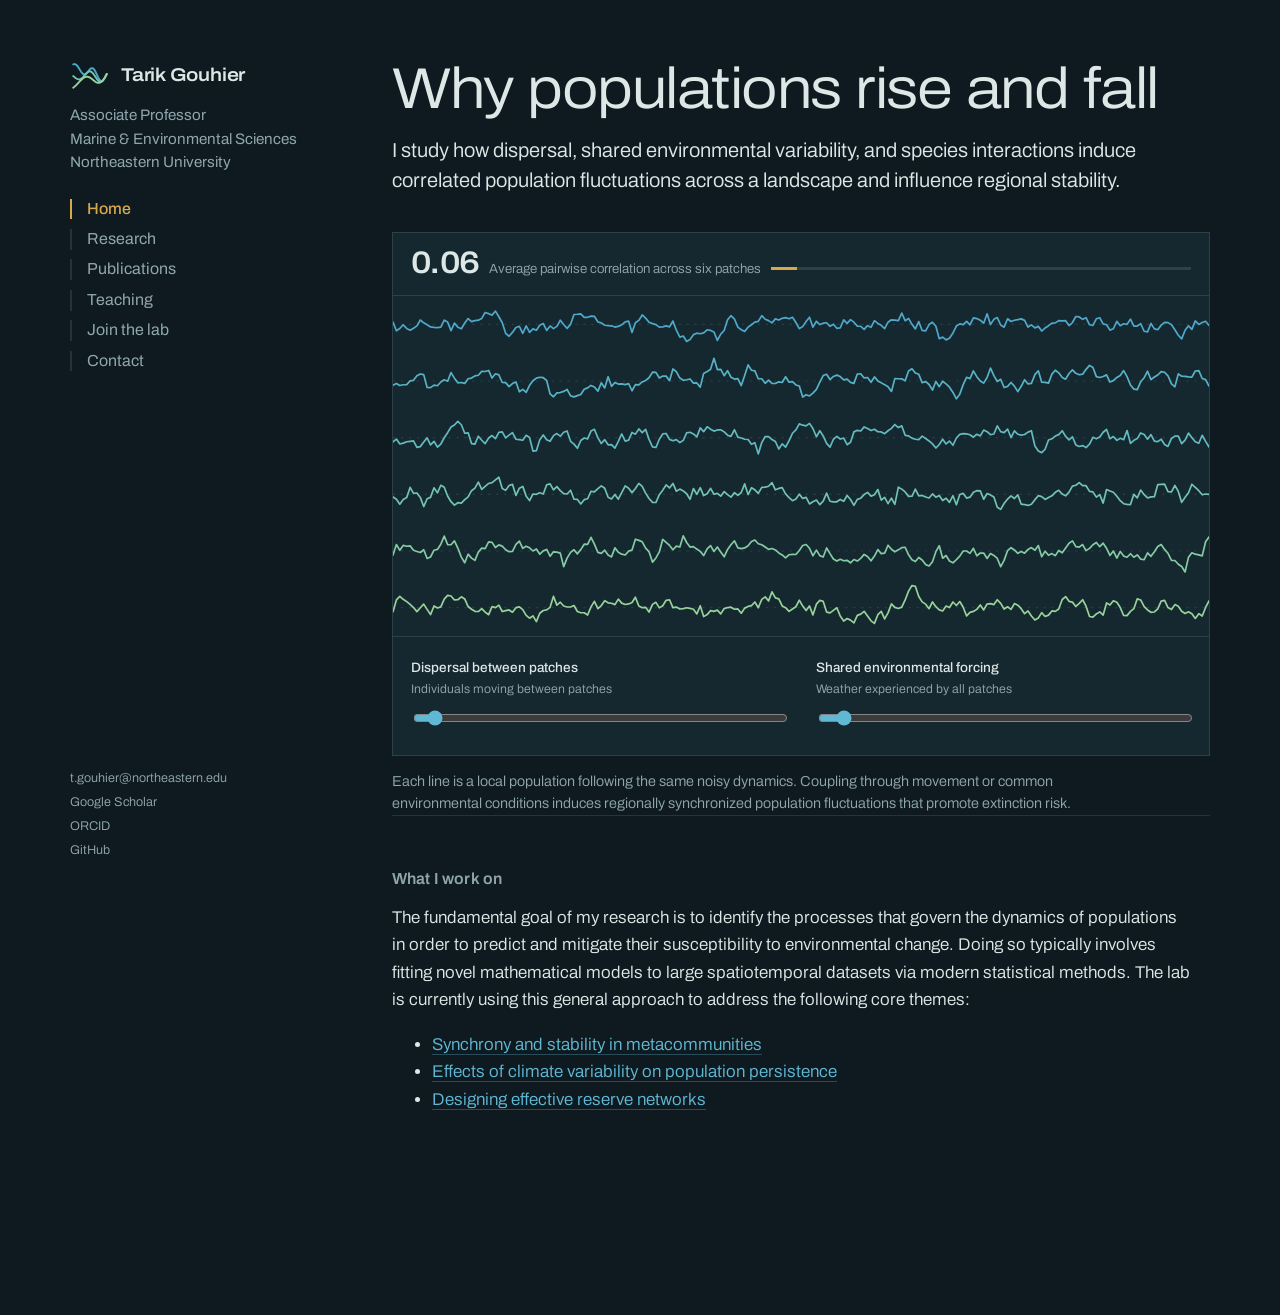
<file: index.html>
<!DOCTYPE html>
<html lang="en">
<head>
<meta charset="utf-8">
<meta name="viewport" content="width=device-width, initial-scale=1">
<title>Tarik Gouhier — Theoretical Population Biology</title>
<meta name="description" content="Theoretical Population Biologist at Northeastern University working on spatial population dynamics, synchrony, and how to design effective reserve networks.">
<link rel="preconnect" href="https://fonts.googleapis.com">
<link rel="preconnect" href="https://fonts.gstatic.com" crossorigin>
<link href="https://fonts.googleapis.com/css2?family=Archivo:ital,wdth,wght@0,100..125,300..700;1,100..125,400..600&display=swap" rel="stylesheet">
<link rel="icon" href="logo.svg" type="image/svg+xml">
<link rel="stylesheet" href="styles.css">
</head>
<body>
<div class="shell">

  <header class="rail">
    <a class="brand" href="index.html" aria-label="Tarik Gouhier — home">
      <svg class="logomark" viewBox="0 0 44 44" aria-hidden="true" focusable="false">
        <path d="M3.50 9.17 L4.01 9.03 L4.53 8.96 L5.04 8.97 L5.56 9.07 L6.07 9.27 L6.58 9.56 L7.10 9.96 L7.61 10.44 L8.12 11.02 L8.64 11.68 L9.15 12.41 L9.67 13.19 L10.18 14.00 L10.69 14.84 L11.21 15.68 L11.72 16.50 L12.24 17.28 L12.75 18.00 L13.26 18.65 L13.78 19.20 L14.29 19.65 L14.81 19.98 L15.32 20.18 L15.83 20.26 L16.35 20.21 L16.86 20.04 L17.38 19.75 L17.89 19.35 L18.40 18.86 L18.92 18.29 L19.43 17.67 L19.94 17.02 L20.46 16.36 L20.97 15.71 L21.49 15.10 L22.00 14.55 L22.51 14.08 L23.03 13.72 L23.54 13.47 L24.06 13.35 L24.57 13.38 L25.08 13.56 L25.60 13.88 L26.11 14.36 L26.62 14.97 L27.14 15.71 L27.65 16.57 L28.17 17.53 L28.68 18.55 L29.19 19.63 L29.71 20.74 L30.22 21.84 L30.74 22.92 L31.25 23.94 L31.76 24.88 L32.28 25.71 L32.79 26.42 L33.31 26.99 L33.82 27.40 L34.33 27.65 L34.85 27.72 L35.36 27.61 L35.88 27.34 L36.39 26.91 L36.90 26.33 L37.42 25.61 L37.93 24.78 L38.44 23.86 L38.96 22.87 L39.47 21.84 L39.99 20.80 L40.50 19.78" stroke="#4FA8C9"/>
        <path d="M3.50 22.00 L4.01 22.41 L4.53 22.83 L5.04 23.25 L5.56 23.67 L6.07 24.06 L6.58 24.43 L7.10 24.77 L7.61 25.06 L8.12 25.31 L8.64 25.50 L9.15 25.63 L9.67 25.69 L10.18 25.69 L10.69 25.62 L11.21 25.48 L11.72 25.26 L12.24 24.98 L12.75 24.63 L13.26 24.22 L13.78 23.76 L14.29 23.25 L14.81 22.71 L15.32 22.13 L15.83 21.54 L16.35 20.94 L16.86 20.34 L17.38 19.76 L17.89 19.21 L18.40 18.70 L18.92 18.23 L19.43 17.83 L19.94 17.49 L20.46 17.23 L20.97 17.05 L21.49 16.96 L22.00 16.96 L22.51 17.06 L23.03 17.25 L23.54 17.54 L24.06 17.91 L24.57 18.37 L25.08 18.91 L25.60 19.52 L26.11 20.19 L26.62 20.90 L27.14 21.65 L27.65 22.43 L28.17 23.21 L28.68 23.98 L29.19 24.73 L29.71 25.45 L30.22 26.11 L30.74 26.72 L31.25 27.24 L31.76 27.68 L32.28 28.02 L32.79 28.26 L33.31 28.38 L33.82 28.39 L34.33 28.28 L34.85 28.05 L35.36 27.70 L35.88 27.24 L36.39 26.68 L36.90 26.02 L37.42 25.27 L37.93 24.45 L38.44 23.57 L38.96 22.64 L39.47 21.69 L39.99 20.73 L40.50 19.78" stroke="#72C3B0"/>
        <path d="M3.50 34.83 L4.01 34.48 L4.53 34.09 L5.04 33.68 L5.56 33.24 L6.07 32.78 L6.58 32.30 L7.10 31.79 L7.61 31.27 L8.12 30.74 L8.64 30.19 L9.15 29.64 L9.67 29.08 L10.18 28.52 L10.69 27.97 L11.21 27.42 L11.72 26.89 L12.24 26.38 L12.75 25.88 L13.26 25.41 L13.78 24.97 L14.29 24.56 L14.81 24.19 L15.32 23.86 L15.83 23.57 L16.35 23.32 L16.86 23.12 L17.38 22.97 L17.89 22.87 L18.40 22.82 L18.92 22.82 L19.43 22.88 L19.94 22.98 L20.46 23.12 L20.97 23.32 L21.49 23.56 L22.00 23.83 L22.51 24.15 L23.03 24.49 L23.54 24.86 L24.06 25.25 L24.57 25.66 L25.08 26.08 L25.60 26.51 L26.11 26.93 L26.62 27.34 L27.14 27.74 L27.65 28.12 L28.17 28.46 L28.68 28.77 L29.19 29.05 L29.71 29.27 L30.22 29.44 L30.74 29.56 L31.25 29.61 L31.76 29.60 L32.28 29.52 L32.79 29.37 L33.31 29.15 L33.82 28.85 L34.33 28.48 L34.85 28.04 L35.36 27.54 L35.88 26.96 L36.39 26.32 L36.90 25.63 L37.42 24.89 L37.93 24.10 L38.44 23.27 L38.96 22.42 L39.47 21.54 L39.99 20.66 L40.50 19.78" stroke="#98D29A"/>
      </svg>
      <span class="brandname">Tarik Gouhier</span>
    </a>
    <p class="role">Associate Professor<br>Marine &amp; Environmental Sciences<br>Northeastern University</p>
    <nav class="railnav" aria-label="Sections">
      <a href="index.html" aria-current="page">Home</a>
      <a href="research.html">Research</a>
      <a href="publications.html">Publications</a>
      <a href="teaching.html">Teaching</a>
      <a href="join.html">Join the lab</a>
      <a href="contact.html">Contact</a>
    </nav>
    <div class="railfoot">
      <a href="mailto:t.gouhier@northeastern.edu">t.gouhier@northeastern.edu</a>
      <a href="https://scholar.google.com/citations?user=Rg4O5YQAAAAJ">Google Scholar</a>
      <a href="https://orcid.org/0000-0002-9537-7358">ORCID</a>
      <a href="https://github.com/tgouhier">GitHub</a>
    </div>
  </header>

  <main>
    <section class="hero">
      <h1>Why populations rise and fall</h1>
      <p class="lede">I study how dispersal, shared environmental variability, and species interactions induce correlated population fluctuations across a landscape and influence regional stability.</p>

      <figure class="model">
        <div class="readout">
          <span class="val" id="syncVal">0.08</span>
          <span>Average pairwise correlation across six patches</span>
          <span class="meter" aria-hidden="true"><i id="syncBar"></i></span>
        </div>

        <svg class="plot" id="plot" viewBox="0 0 720 300" role="img" aria-labelledby="plotTitle">
          <title id="plotTitle">Six simulated population time series that synchronize as dispersal or shared environmental forcing increases</title>
          <g id="baselines"></g>
          <g id="traces"></g>
        </svg>

        <div class="controls">
          <div class="ctrl">
            <label for="disp">Dispersal between patches</label>
            <span class="hint">Individuals moving between patches</span>
            <input id="disp" type="range" min="0" max="0.5" step="0.01" value="0.02" aria-describedby="syncVal">
          </div>
          <div class="ctrl">
            <label for="moran">Shared environmental forcing</label>
            <span class="hint">Weather experienced by all patches</span>
            <input id="moran" type="range" min="0" max="1" step="0.01" value="0.05" aria-describedby="syncVal">
          </div>
        </div>
      </figure>
      <figcaption>Each line is a local population following the same noisy dynamics. Coupling through movement or common environmental conditions induces regionally synchronized population fluctuations that promote extinction risk.</figcaption>
    </section>

    <section class="block">
      <h2 class="blockhead">What I work on</h2>
      <div class="measure">
        <p>The fundamental goal of my research is to identify the processes that govern the dynamics of populations in order to predict and mitigate their susceptibility to environmental change. Doing so typically involves fitting novel mathematical models to large spatiotemporal datasets via modern statistical methods. The lab is currently using this general approach to address the following core themes:
          <ul>
            <li><a href="research.html#synchrony">Synchrony and stability in metacommunities</a></li>
            <li><a href="research.html#extinction">Effects of climate variability on population persistence</a></li>
            <li><a href="research.html#reserves">Designing effective reserve networks</a></li>
          </ul>
      </div>
    </section>

  </main>
</div>
<script src="model.js"></script>
</body>
</html>
</file>
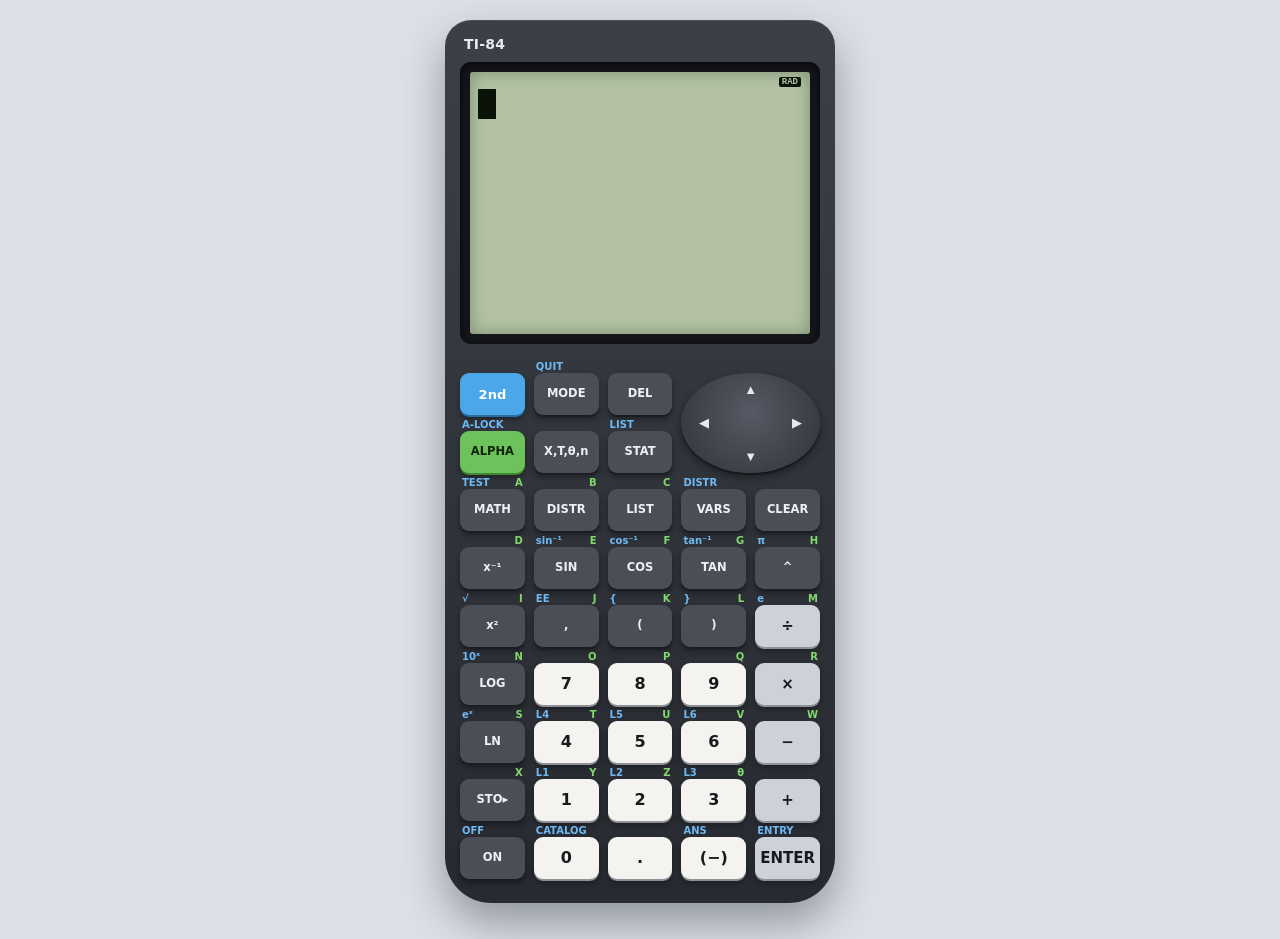
<file: calc.html>
<!DOCTYPE html>
<html lang="en">
<head>
<meta charset="utf-8">
<meta name="viewport" content="width=device-width, initial-scale=1, viewport-fit=cover">
<title>TI-84 emulator</title>
<style>
:root{--ink:#1b2430;--lcd:#b3c2a5;--lcdink:#0b1208;--kh:42px;color-scheme:light dark}
*{box-sizing:border-box;-webkit-tap-highlight-color:transparent}
html,body{margin:0}
body{background:#dde1e7;color:var(--ink);font-family:"Avenir Next","Segoe UI",system-ui,-apple-system,sans-serif;-webkit-text-size-adjust:100%;min-height:100vh}
.stage{display:flex;flex-wrap:wrap;gap:36px;justify-content:center;align-items:flex-start;padding:calc(20px + env(safe-area-inset-top)) 14px calc(36px + env(safe-area-inset-bottom))}
.calc{width:100%;max-width:390px;background:linear-gradient(180deg,#3b3f47,#272a30);border-radius:26px 26px 46px 46px;padding:16px 15px 24px;box-shadow:0 20px 44px rgba(18,26,40,.38),inset 0 1px 0 rgba(255,255,255,.09);-webkit-user-select:none;user-select:none;-webkit-touch-callout:none}
.brand{display:flex;justify-content:space-between;align-items:baseline;color:#b4bac5;font-size:12px;margin:0 4px 10px;letter-spacing:.02em}
.brand b{font-weight:700;color:#e6e9ee;font-size:14px}
.bezel{background:#13151a;border-radius:11px;padding:10px;box-shadow:inset 0 2px 7px rgba(0,0,0,.7)}
.lcd{background:var(--lcd);border-radius:3px;padding:3px 6px 5px;box-shadow:inset 0 0 16px rgba(40,60,30,.4)}
.lcd.off{background:#3a3f38;box-shadow:none}
.status{display:flex;justify-content:space-between;height:14px;font:700 9px/14px Menlo,"SF Mono",monospace;color:var(--lcdink)}
.status b{background:var(--lcdink);color:var(--lcd);padding:0 3px;margin-right:3px;border-radius:2px}
.status i{font-style:normal;margin-right:5px}
.screen canvas{display:block;margin:0 auto}
.screen{touch-action:none;overflow:hidden;color:var(--lcdink);font-family:"SF Mono",Menlo,Consolas,"Liberation Mono","Courier New",monospace;font-weight:700;white-space:pre;cursor:default;width:100%}
.screen.scroll{overflow-y:auto;-webkit-overflow-scrolling:touch;scrollbar-width:none}
.screen.scroll::-webkit-scrollbar{display:none}
.r{height:var(--rh);line-height:var(--rh);white-space:pre}
.r[data-edit]{border-top:1px solid var(--lcdink)}
.r span{display:inline-block;height:var(--rh);vertical-align:top}
.inv{background:var(--lcdink);color:var(--lcd)}
.cur{animation:blink 1.1s steps(1) infinite}
@keyframes blink{0%,49%{background:var(--lcdink);color:var(--lcd)}50%,100%{background:transparent;color:inherit}}
.neg{transform:scaleX(.7) translateY(-.14em)}
.lcd.off .screen{visibility:hidden}
.keys{display:grid;grid-template-columns:repeat(5,1fr);column-gap:9px;row-gap:3px;margin-top:16px}
.kc{display:flex;flex-direction:column;min-width:0}
.lg{height:13px;display:flex;justify-content:space-between;font-size:10px;line-height:13px;padding:0 2px;white-space:nowrap;font-weight:600}
.l2{color:#6fb9f3}.la{color:#82d86c}
.key{height:var(--kh);border:0;border-radius:9px;font:600 13px/1 "Avenir Next","Segoe UI",system-ui,sans-serif;cursor:pointer;color:#17191d;background:#ececea;box-shadow:0 2px 0 #8d9097,0 4px 6px rgba(0,0,0,.35);touch-action:manipulation;padding:0;width:100%;white-space:nowrap}
.key:active,.key.lit{transform:translateY(2px);box-shadow:0 0 0 #8d9097,0 1px 3px rgba(0,0,0,.4)}
.k-num{background:#f4f3f0;font-size:16px}
.k-op{background:#cdd1d8;font-size:15px}
.k-fn{background:#4a4e57;color:#eef0f3;box-shadow:0 2px 0 #1b1d22,0 4px 6px rgba(0,0,0,.4);font-size:11.5px}
.k-2nd{background:#4ba7ea;color:#fff;box-shadow:0 2px 0 #276da3,0 4px 6px rgba(0,0,0,.4)}
.k-alpha{background:#6dc25b;color:#0f2409;box-shadow:0 2px 0 #3f8a30,0 4px 6px rgba(0,0,0,.4);font-size:11.5px}
.key.lit{outline:2px solid #fff3}
.k-fn:focus-visible,.key:focus-visible,.dp:focus-visible{outline:2px solid #ffd54a;outline-offset:2px}
.dpad{position:relative;margin-top:13px;border-radius:50%;background:radial-gradient(circle at 50% 40%,#555a64,#2f3238);box-shadow:0 2px 0 #15171b,0 4px 8px rgba(0,0,0,.45);display:grid;grid-template:repeat(3,1fr)/repeat(3,1fr);align-self:stretch;aspect-ratio:auto;min-height:0}
.dp{background:transparent;border:0;color:#e8eaee;font-size:13px;cursor:pointer;touch-action:manipulation;padding:0}
.dp:active{color:#ffd54a}
.dp.up{grid-area:1/2}.dp.left{grid-area:2/1}.dp.right{grid-area:2/3}.dp.down{grid-area:3/2}
.ref{width:100%;max-width:430px;font-size:14.5px;line-height:1.5}
.ref h1{font-size:22px;margin:0 0 4px;letter-spacing:-.01em}
.ref p{margin:0 0 14px;color:#3b4656}
.ref h2{font-size:14px;margin:18px 0 6px;color:#1b2430}
.chips{display:flex;flex-wrap:wrap;gap:6px}
.chip{font:600 12.5px/1.2 Menlo,"SF Mono","Courier New",monospace;background:#f3f5f8;border:1px solid #b9c1ce;border-radius:7px;padding:6px 8px;cursor:pointer;color:#1b2430;text-align:left}
.chip:hover{background:#fff;border-color:#6b7a90}
.syn{width:100%;border-collapse:collapse;font:12.5px/1.45 Menlo,"SF Mono","Courier New",monospace}
.syn td{padding:3px 0;border-bottom:1px solid #c8ced8;vertical-align:top}
.syn td:first-child{color:#1b2430;font-weight:700;padding-right:10px;white-space:nowrap}
.note{font-size:13px;color:#4b586a;margin-top:16px}
kbd{font:600 12px Menlo,monospace;background:#f3f5f8;border:1px solid #b9c1ce;border-radius:4px;padding:0 4px}
@media (max-width:420px){:root{--kh:38px}.key{font-size:12px}.k-num{font-size:15px}.k-fn,.k-alpha{font-size:10.5px}.keys{column-gap:7px}.calc{padding:14px 11px 22px}}
@media (prefers-color-scheme:dark){body{background:#12151b;color:#dfe4ec}.ref h2{color:#e6eaf1}.ref p,.note{color:#9aa6b8}.chip{background:#1d222b;border-color:#3a4352;color:#e6eaf1}.chip:hover{background:#262d39}.syn td{border-color:#2c3440}.syn td:first-child{color:#e6eaf1}kbd{background:#1d222b;border-color:#3a4352}}
@media (prefers-reduced-motion:reduce){.cur{animation:none;background:var(--lcdink);color:var(--lcd)}}
</style>
</head>
<body>
<main class="stage">
<section class="calc" id="calc" aria-label="Calculator">
  <div class="brand"><b>TI-84</b><!-- <span>unofficial</span>!--></div>
  <div class="bezel"><div class="lcd" id="lcd"><div class="status"><span id="st-l"></span><span id="st-r"></span></div><div class="screen" id="screen"><canvas id="cv" role="img" aria-label="Calculator screen"></canvas></div></div></div>
  <div class="keys" id="keys"></div>
</section>

</main>
<script>
(function (G) {
'use strict';

var XBAR = 'x\u0304', YBAR = 'y\u0304', PHAT = 'p\u0302', THETA = '\u03b8';
function TIErr(code) { var e = new Error(code); e.ti = true; e.code = code; return e; }

/* ---------- state ---------- */
var S = { fmt: 'Normal', dec: null, angle: 'Radian' };
var LISTNAMES = ['L1', 'L2', 'L3', 'L4', 'L5', 'L6'];
var LISTSET = {}; LISTNAMES.forEach(function (k) { LISTSET[k] = 1; });
var ST = { lists: {}, vars: {}, ans: 0, sv: {} };
LISTNAMES.forEach(function (k) { ST.lists[k] = []; });
('ABCDEFGHIJKLMNOPQRSTUVWXYZ' + THETA).split('').forEach(function (k) { ST.vars[k] = 0; });
var SVNAMES = [XBAR, 'Sx', '\u03c3x', 'n', 'minX', 'Q1', 'Med', 'Q3', 'maxX', '\u03a3x', '\u03a3x\u00b2',
  YBAR, 'Sy', '\u03c3y', '\u03a3y', '\u03a3y\u00b2', '\u03a3xy', 'minY', 'maxY', 'a', 'b', 'r', 'r\u00b2',
  'p', 'z', 't', '\u03c7\u00b2', 'df', PHAT, PHAT + '1', PHAT + '2', XBAR + '1', XBAR + '2', 'Sx1', 'Sx2', 'Sxp',
  'n1', 'n2', 'lower', 'upper', 'F', 's'];
var SVSET = {}; SVNAMES.forEach(function (k) { SVSET[k] = 1; });
function setSV(o) { for (var k in o) { if (o.hasOwnProperty(k)) ST.sv[k] = o[k]; } }

/* ---------- number helpers ---------- */
function r14(x) { if (!isFinite(x) || x === 0) return x; return parseFloat(x.toPrecision(14)); }
function chk(x) { if (isNaN(x)) throw TIErr('DOMAIN'); if (!isFinite(x) || Math.abs(x) >= 1e100) throw TIErr('OVERFLOW'); return x; }
function num(v) { if (typeof v !== 'number') throw TIErr('DATA TYPE'); return v; }
function mapL(v, f) { if (Array.isArray(v)) return v.map(function (x) { return f(num(x)); }); return f(num(v)); }
function dpar(c) { if (!c) throw TIErr('DOMAIN'); }

function sciStr(x, d) {
  var s = x.toExponential(d === null ? 9 : d), i = s.indexOf('e'), m = s.slice(0, i), e = parseInt(s.slice(i + 1), 10);
  if (d === null && m.indexOf('.') >= 0) m = m.replace(/0+$/, '').replace(/\.$/, '');
  return m + 'E' + e;
}
function engStr(x, d) {
  var s = x.toExponential(9), i = s.indexOf('e'), e = parseInt(s.slice(i + 1), 10), m = parseFloat(s.slice(0, i));
  var ee = Math.floor(e / 3) * 3; m = m * Math.pow(10, e - ee);
  var ms = d === null ? String(parseFloat(m.toPrecision(10))) : m.toFixed(d);
  return ms + 'E' + ee;
}
function fmt(x) {
  if (typeof x !== 'number') return String(x);
  if (isNaN(x)) return 'undef';
  if (!isFinite(x)) return x > 0 ? '\u221e' : '-\u221e';
  if (x === 0) return '0';
  var a = Math.abs(x), d = S.dec;
  if (S.fmt === 'Sci') return sciStr(x, d);
  if (S.fmt === 'Eng') return engStr(x, d);
  if (d !== null) {
    if (a >= 1e10) return sciStr(x, d);
    var s = x.toFixed(d); if (parseFloat(s) === 0) s = (0).toFixed(d); return s;
  }
  if (a >= 1e10 || a < 1e-3) return sciStr(x, null);
  return String(parseFloat(x.toPrecision(10)));
}
function fmtValue(v) {
  if (Array.isArray(v)) return '{' + v.map(fmt).join(' ') + '}';
  return fmt(v);
}

/* ---------- special functions ---------- */
var LG_C = [0.99999999999980993, 676.5203681218851, -1259.1392167224028, 771.32342877765313, -176.61502916214059, 12.507343278686905, -0.13857109526572012, 9.9843695780195716e-6, 1.5056327351493116e-7];
function lgamma(x) {
  if (x < 0.5) return Math.log(Math.PI / Math.abs(Math.sin(Math.PI * x))) - lgamma(1 - x);
  x -= 1; var a = LG_C[0], t = x + 7.5;
  for (var i = 1; i < 9; i++) a += LG_C[i] / (x + i);
  return 0.5 * Math.log(2 * Math.PI) + (x + 0.5) * Math.log(t) - t + Math.log(a);
}
function gser(a, x) {
  var ap = a, sum = 1 / a, del = sum;
  for (var n = 0; n < 100000; n++) { ap++; del *= x / ap; sum += del; if (Math.abs(del) < Math.abs(sum) * 1e-16) break; }
  return sum * Math.exp(-x + a * Math.log(x) - lgamma(a));
}
function gcf(a, x) {
  var FP = 1e-300, b = x + 1 - a, c = 1 / FP, d = 1 / b, h = d;
  for (var i = 1; i <= 100000; i++) {
    var an = -i * (i - a); b += 2; d = an * d + b; if (Math.abs(d) < FP) d = FP;
    c = b + an / c; if (Math.abs(c) < FP) c = FP; d = 1 / d; var del = d * c; h *= del;
    if (Math.abs(del - 1) < 1e-16) break;
  }
  return Math.exp(-x + a * Math.log(x) - lgamma(a)) * h;
}
function gammaP(a, x) { if (x <= 0) return 0; return x < a + 1 ? gser(a, x) : 1 - gcf(a, x); }
function gammaQ(a, x) { if (x <= 0) return 1; return x < a + 1 ? 1 - gser(a, x) : gcf(a, x); }

function betacf(a, b, x) {
  var FP = 1e-300, qab = a + b, qap = a + 1, qam = a - 1, c = 1, d = 1 - qab * x / qap;
  if (Math.abs(d) < FP) d = FP; d = 1 / d; var h = d;
  for (var m = 1; m <= 20000; m++) {
    var m2 = 2 * m, aa = m * (b - m) * x / ((qam + m2) * (a + m2));
    d = 1 + aa * d; if (Math.abs(d) < FP) d = FP; c = 1 + aa / c; if (Math.abs(c) < FP) c = FP; d = 1 / d; h *= d * c;
    aa = -(a + m) * (qab + m) * x / ((a + m2) * (qap + m2));
    d = 1 + aa * d; if (Math.abs(d) < FP) d = FP; c = 1 + aa / c; if (Math.abs(c) < FP) c = FP; d = 1 / d;
    var del = d * c; h *= del; if (Math.abs(del - 1) < 3e-16) break;
  }
  return h;
}
function betaI(x, a, b) {
  if (x <= 0) return 0; if (x >= 1) return 1;
  var bt = Math.exp(lgamma(a + b) - lgamma(a) - lgamma(b) + a * Math.log(x) + b * Math.log1p(-x));
  if (x < (a + 1) / (a + b + 2)) return bt * betacf(a, b, x) / a;
  return 1 - bt * betacf(b, a, 1 - x) / b;
}

/* normal */
function normCdf(z) {
  if (z === Infinity) return 1; if (z === -Infinity) return 0;
  var q = 0.5 * gammaQ(0.5, z * z / 2);
  return z < 0 ? q : 1 - q;
}
function normProb(lo, hi) { if (lo > 0) return normCdf(-lo) - normCdf(-hi); return normCdf(hi) - normCdf(lo); }
function invNormStd(p) {
  dpar(p > 0 && p < 1);
  if (p > 0.5) return -invNormStd(1 - p);
  var a = [-3.969683028665376e+01, 2.209460984245205e+02, -2.759285104469687e+02, 1.383577518672690e+02, -3.066479806614716e+01, 2.506628277459239e+00];
  var b = [-5.447609879822406e+01, 1.615858368580409e+02, -1.556989798598866e+02, 6.680131188771972e+01, -1.328068155288572e+01];
  var c = [-7.784894002430293e-03, -3.223964580411365e-01, -2.400758277161838e+00, -2.549732539343734e+00, 4.374664141464968e+00, 2.938163982698783e+00];
  var d = [7.784695709041462e-03, 3.224671290700398e-01, 2.445134137142996e+00, 3.754408661907416e+00];
  var x, q, r;
  if (p < 0.02425) {
    q = Math.sqrt(-2 * Math.log(p));
    x = (((((c[0] * q + c[1]) * q + c[2]) * q + c[3]) * q + c[4]) * q + c[5]) / ((((d[0] * q + d[1]) * q + d[2]) * q + d[3]) * q + 1);
  } else {
    q = p - 0.5; r = q * q;
    x = (((((a[0] * r + a[1]) * r + a[2]) * r + a[3]) * r + a[4]) * r + a[5]) * q / (((((b[0] * r + b[1]) * r + b[2]) * r + b[3]) * r + b[4]) * r + 1);
  }
  for (var i = 0; i < 2; i++) {
    var e = normCdf(x) - p, u = e * Math.sqrt(2 * Math.PI) * Math.exp(x * x / 2);
    x = x - u / (1 + x * u / 2);
  }
  return x;
}

/* t */
function tTail2(t, df) { return betaI(df / (df + t * t), df / 2, 0.5); }
function tCdf(x, df) {
  if (x === Infinity) return 1; if (x === -Infinity) return 0;
  var tl = tTail2(Math.abs(x), df) / 2; return x < 0 ? tl : 1 - tl;
}
function tProb(lo, hi, df) { if (lo > 0) return tCdf(-lo, df) - tCdf(-hi, df); return tCdf(hi, df) - tCdf(lo, df); }
function tPdf(x, df) { return Math.exp(lgamma((df + 1) / 2) - lgamma(df / 2)) / Math.sqrt(df * Math.PI) * Math.pow(1 + x * x / df, -(df + 1) / 2); }
function invT(p, df) {
  dpar(p > 0 && p < 1 && df > 0);
  if (p === 0.5) return 0;
  var q = p < 0.5 ? p : 1 - p, lo = 0, hi = 1;
  while (tTail2(hi, df) > 2 * q) { hi *= 2; if (hi > 1e300) break; }
  for (var i = 0; i < 400; i++) {
    var mid = (lo + hi) / 2; if (tTail2(mid, df) > 2 * q) lo = mid; else hi = mid;
    if (hi - lo <= 1e-16 * hi) break;
  }
  var t = (lo + hi) / 2; return p < 0.5 ? -t : t;
}
function pFromT(t, df, alt) { return alt === 0 ? tTail2(Math.abs(t), df) : alt === 1 ? tCdf(t, df) : tCdf(-t, df); }
function pFromZ(z, alt) { return alt === 0 ? 2 * normCdf(-Math.abs(z)) : alt === 1 ? normCdf(z) : normCdf(-z); }

/* chi-square & F */
function chi2Cdf(x, df) { return gammaP(df / 2, x / 2); }
function chi2Sf(x, df) { return gammaQ(df / 2, x / 2); }
function chi2Pdf(x, df) {
  if (x < 0) return 0; if (x === 0) return df === 2 ? 0.5 : (df < 2 ? Infinity : 0);
  return Math.exp((df / 2 - 1) * Math.log(x) - x / 2 - (df / 2) * Math.LN2 - lgamma(df / 2));
}
function fCdf(x, d1, d2) { if (x <= 0) return 0; return betaI(d1 * x / (d1 * x + d2), d1 / 2, d2 / 2); }
function fSf(x, d1, d2) { if (x <= 0) return 1; return betaI(d2 / (d2 + d1 * x), d2 / 2, d1 / 2); }
function fPdf(x, d1, d2) {
  if (x < 0) return 0; if (x === 0) return d1 === 2 ? 1 : (d1 < 2 ? Infinity : 0);
  var lb = lgamma(d1 / 2) + lgamma(d2 / 2) - lgamma((d1 + d2) / 2);
  return Math.exp(0.5 * (d1 * Math.log(d1 * x) + d2 * Math.log(d2) - (d1 + d2) * Math.log(d1 * x + d2)) - Math.log(x) - lb);
}

/* discrete */
function choose(n, k) { if (k < 0 || k > n) return 0; k = Math.min(k, n - k); var r = 1; for (var i = 1; i <= k; i++) r = r * (n - k + i) / i; return r; }
function binomPmf(n, p, k) {
  if (k < 0 || k > n) return 0;
  if (p === 0) return k === 0 ? 1 : 0; if (p === 1) return k === n ? 1 : 0;
  if (n <= 100) return choose(n, k) * Math.pow(p, k) * Math.pow(1 - p, n - k);
  var lc = lgamma(n + 1) - lgamma(k + 1) - lgamma(n - k + 1);
  return Math.exp(lc + k * Math.log(p) + (n - k) * Math.log1p(-p));
}
function binomCdf(n, p, k) {
  if (k < 0) return 0; if (k >= n) return 1; if (p === 0) return 1; if (p === 1) return 0;
  if (n <= 3000) { var s = 0; for (var i = 0; i <= k; i++) s += binomPmf(n, p, i); return Math.min(1, s); }
  return betaI(1 - p, n - k, k + 1);
}
function poisPmf(l, x) {
  if (x < 0) return 0; if (l === 0) return x === 0 ? 1 : 0;
  if (x <= 25 && l <= 100) { var f = 1; for (var i = 2; i <= x; i++) f *= i; return Math.exp(-l) * Math.pow(l, x) / f; }
  return Math.exp(-l + x * Math.log(l) - lgamma(x + 1));
}
function poisCdf(l, x) { if (x < 0) return 0; if (l === 0) return 1; return gammaQ(x + 1, l); }
function geoPmf(p, k) { if (k < 1) return 0; return p * Math.pow(1 - p, k - 1); }
function geoCdf(p, k) { if (k < 1) return 0; return -Math.expm1(k * Math.log1p(-p)); }

function factorial(x) {
  if (x < 0 || x > 69) throw TIErr('DOMAIN');
  if (x === Math.floor(x)) { var r = 1; for (var i = 2; i <= x; i++) r *= i; return r; }
  return Math.exp(lgamma(x + 1));
}
function permChk(n, r) { if (n < 0 || r < 0 || r > n || n !== Math.floor(n) || r !== Math.floor(r)) throw TIErr('DOMAIN'); }
function nPr(n, r) { permChk(n, r); var res = 1; for (var i = 0; i < r; i++) res *= (n - i); return res; }
function nCr(n, r) { permChk(n, r); return Math.round(choose(n, r)) === choose(n, r) || choose(n, r) > 9e15 ? choose(n, r) : Math.round(choose(n, r)); }

/* angles */
function toRad(x) { return S.angle === 'Degree' ? x * Math.PI / 180 : x; }
function fromRad(x) { return S.angle === 'Degree' ? x * 180 / Math.PI : x; }
function nearInt(m) { return Math.abs(m - Math.round(m)) < 1e-13 * Math.max(1, Math.abs(m)); }
function sinF(x) { var m = S.angle === 'Degree' ? x / 180 : x / Math.PI; if (nearInt(m)) return 0; return Math.sin(toRad(x)); }
function cosF(x) { var m = S.angle === 'Degree' ? x / 90 : x / (Math.PI / 2); if (nearInt(m) && Math.round(m) % 2 !== 0) return 0; return Math.cos(toRad(x)); }
function tanF(x) { var c = cosF(x); if (c === 0) throw TIErr('DOMAIN'); var s = sinF(x); if (s === 0) return 0; return Math.tan(toRad(x)); }

/* ---------- stats helpers ---------- */
function median(sorted) { var n = sorted.length; if (!n) throw TIErr('STAT'); return n % 2 ? sorted[(n - 1) / 2] : (sorted[n / 2 - 1] + sorted[n / 2]) / 2; }
function expandFreq(x, f) {
  if (!f) return x.slice();
  var out = [];
  for (var i = 0; i < x.length; i++) { var c = Math.round(f[i]); for (var k = 0; k < c; k++) out.push(x[i]); if (out.length > 2e6) throw TIErr('MEMORY'); }
  return out;
}
function checkFreq(x, f) {
  if (!x.length) throw TIErr('INVALID DIM');
  if (f) { if (f.length !== x.length) throw TIErr('DIM MISMATCH'); for (var i = 0; i < f.length; i++) if (!(f[i] >= 0)) throw TIErr('DOMAIN'); }
}
function sumstats(x, f) {
  checkFreq(x, f);
  var n = 0, s = 0, i, w;
  for (i = 0; i < x.length; i++) { w = f ? f[i] : 1; n += w; s += w * x[i]; }
  if (n <= 0) throw TIErr('STAT');
  var mean = s / n, ss = 0, sq = 0;
  for (i = 0; i < x.length; i++) { w = f ? f[i] : 1; ss += w * (x[i] - mean) * (x[i] - mean); sq += w * x[i] * x[i]; }
  return { n: n, sum: s, sumsq: sq, mean: mean, ss: ss, sd: n > 1 ? Math.sqrt(ss / (n - 1)) : NaN, sigma: Math.sqrt(ss / n) };
}
function regress(x, y, w) {
  if (x.length !== y.length) throw TIErr('DIM MISMATCH');
  if (w && w.length !== x.length) throw TIErr('DIM MISMATCH');
  var n = 0, sx = 0, sy = 0, i, wi;
  for (i = 0; i < x.length; i++) { wi = w ? w[i] : 1; n += wi; sx += wi * x[i]; sy += wi * y[i]; }
  if (n < 2) throw TIErr('STAT');
  var mx = sx / n, my = sy / n, Sxx = 0, Syy = 0, Sxy = 0;
  for (i = 0; i < x.length; i++) { wi = w ? w[i] : 1; Sxx += wi * (x[i] - mx) * (x[i] - mx); Syy += wi * (y[i] - my) * (y[i] - my); Sxy += wi * (x[i] - mx) * (y[i] - my); }
  if (Sxx === 0) throw TIErr('DOMAIN');
  var b = Sxy / Sxx, a = my - b * mx, r = Syy === 0 ? 0 : Sxy / Math.sqrt(Sxx * Syy);
  return { n: n, mx: mx, my: my, Sxx: Sxx, Syy: Syy, Sxy: Sxy, slope: b, icpt: a, r: r };
}
function kv(name, val) { return name + '=' + fmt(val); }

function oneVarLines(x, f) {
  var d = sumstats(x, f), sorted = expandFreq(x, f).sort(function (a, b) { return a - b; });
  var med = median(sorted), half = Math.floor(sorted.length / 2);
  var q1 = half ? median(sorted.slice(0, half)) : sorted[0], q3 = half ? median(sorted.slice(sorted.length - half)) : sorted[0];
  var o = {}; o[XBAR] = d.mean; o['\u03a3x'] = d.sum; o['\u03a3x\u00b2'] = d.sumsq; o.Sx = d.sd; o['\u03c3x'] = d.sigma; o.n = d.n;
  o.minX = sorted[0]; o.Q1 = q1; o.Med = med; o.Q3 = q3; o.maxX = sorted[sorted.length - 1];
  setSV(o);
  var lines = ['1-Var Stats'];
  ['x\u0304', '\u03a3x', '\u03a3x\u00b2', 'Sx', '\u03c3x', 'n', 'minX', 'Q1', 'Med', 'Q3', 'maxX'].forEach(function (k) { lines.push(kv(k, o[k])); });
  return lines;
}
function twoVarLines(x, y, f) {
  if (x.length !== y.length) throw TIErr('DIM MISMATCH');
  var a = sumstats(x, f), b = sumstats(y, f), sxy = 0, i;
  for (i = 0; i < x.length; i++) sxy += (f ? f[i] : 1) * x[i] * y[i];
  var o = {}; o[XBAR] = a.mean; o['\u03a3x'] = a.sum; o['\u03a3x\u00b2'] = a.sumsq; o.Sx = a.sd; o['\u03c3x'] = a.sigma; o.n = a.n;
  o[YBAR] = b.mean; o['\u03a3y'] = b.sum; o['\u03a3y\u00b2'] = b.sumsq; o.Sy = b.sd; o['\u03c3y'] = b.sigma; o['\u03a3xy'] = sxy;
  o.minX = Math.min.apply(null, x); o.maxX = Math.max.apply(null, x); o.minY = Math.min.apply(null, y); o.maxY = Math.max.apply(null, y);
  setSV(o);
  var lines = ['2-Var Stats'];
  ['x\u0304', '\u03a3x', '\u03a3x\u00b2', 'Sx', '\u03c3x', 'n', 'y\u0304', '\u03a3y', '\u03a3y\u00b2', 'Sy', '\u03c3y', '\u03a3xy', 'minX', 'maxX', 'minY', 'maxY'].forEach(function (k) { lines.push(kv(k, o[k])); });
  return lines;
}
function linRegLines(x, y, w, form) {
  var g = regress(x, y, w);
  setSV({ a: form === 1 ? g.slope : g.icpt, b: form === 1 ? g.icpt : g.slope, r: g.r, 'r\u00b2': g.r * g.r });
  if (form === 1) return ['LinReg', 'y=ax+b', kv('a', g.slope), kv('b', g.icpt), kv('r\u00b2', g.r * g.r), kv('r', g.r)];
  return ['LinReg', 'y=a+bx', kv('a', g.icpt), kv('b', g.slope), kv('r\u00b2', g.r * g.r), kv('r', g.r)];
}
function anovaLines(groups) {
  if (groups.length < 2) throw TIErr('ARGUMENT');
  var N = 0, tot = 0, k = groups.length, st = groups.map(function (g) { if (!g.length) throw TIErr('INVALID DIM'); var s = sumstats(g, null); N += s.n; tot += s.sum; return s; });
  var M = tot / N, ssb = 0, ssw = 0;
  st.forEach(function (s) { ssb += s.n * (s.mean - M) * (s.mean - M); ssw += s.ss; });
  var df1 = k - 1, df2 = N - k; if (df2 <= 0) throw TIErr('STAT');
  var msb = ssb / df1, msw = ssw / df2, F = msb / msw, p = fSf(F, df1, df2);
  setSV({ F: F, p: p, df: df1 });
  return ['One-way ANOVA', kv('F', F), kv('p', p), 'Factor', ' ' + kv('df', df1), ' ' + kv('SS', ssb), ' ' + kv('MS', msb), 'Error', ' ' + kv('df', df2), ' ' + kv('SS', ssw), ' ' + kv('MS', msw), kv('Sxp', Math.sqrt(msw))];
}

/* ---------- functions table ---------- */
var FN = {}, LAZY = {};
function def(name, min, max, f) { FN[name] = { n: [min, max], f: f }; }
function u1(f) { return function (a) { return mapL(a[0], f); }; }
function intArg(x) { dpar(x === Math.floor(x)); return x; }

def('sin(', 1, 1, u1(sinF)); def('cos(', 1, 1, u1(cosF)); def('tan(', 1, 1, u1(tanF));
def('sin\u207b\u00b9(', 1, 1, u1(function (x) { dpar(Math.abs(x) <= 1); return fromRad(Math.asin(x)); }));
def('cos\u207b\u00b9(', 1, 1, u1(function (x) { dpar(Math.abs(x) <= 1); return fromRad(Math.acos(x)); }));
def('tan\u207b\u00b9(', 1, 1, u1(function (x) { return fromRad(Math.atan(x)); }));
def('ln(', 1, 1, u1(function (x) { dpar(x > 0); return Math.log(x); }));
def('log(', 1, 1, u1(function (x) { dpar(x > 0); return Math.log10(x); }));
def('e^(', 1, 1, u1(function (x) { return Math.exp(x); }));
def('10^(', 1, 1, u1(function (x) { return Math.pow(10, x); }));
def('\u221a(', 1, 1, u1(function (x) { if (x < 0) throw TIErr('NONREAL ANS'); return Math.sqrt(x); }));
def('\u00b3\u221a(', 1, 1, u1(function (x) { return Math.cbrt(x); }));
def('abs(', 1, 1, u1(Math.abs));
def('iPart(', 1, 1, u1(Math.trunc));
def('fPart(', 1, 1, u1(function (x) { return x - Math.trunc(x); }));
def('int(', 1, 1, u1(Math.floor));
def('round(', 1, 2, function (a) {
  var d = a.length > 1 ? num(a[1]) : 0, m = Math.pow(10, d);
  return mapL(a[0], function (x) { return (x < 0 ? -1 : 1) * Math.round(Math.abs(x) * m + 1e-9) / m; });
});
def('not(', 1, 1, u1(function (x) { return x === 0 ? 1 : 0; }));
function gcd(a, b) { a = Math.abs(a); b = Math.abs(b); while (b) { var t = b; b = a % b; a = t; } return a; }
def('gcd(', 2, 2, function (a) { return gcd(intArg(num(a[0])), intArg(num(a[1]))); });
def('lcm(', 2, 2, function (a) { var x = intArg(num(a[0])), y = intArg(num(a[1])); return x === 0 || y === 0 ? 0 : Math.abs(x * y) / gcd(x, y); });

function listOf(v) { if (!Array.isArray(v)) throw TIErr('DATA TYPE'); return v; }
def('min(', 1, 2, function (a) {
  if (a.length === 1) { var l = listOf(a[0]); if (!l.length) throw TIErr('INVALID DIM'); return Math.min.apply(null, l); }
  return zip2(a[0], a[1], Math.min);
});
def('max(', 1, 2, function (a) {
  if (a.length === 1) { var l = listOf(a[0]); if (!l.length) throw TIErr('INVALID DIM'); return Math.max.apply(null, l); }
  return zip2(a[0], a[1], Math.max);
});
function zip2(x, y, f) {
  if (Array.isArray(x) && Array.isArray(y)) { if (x.length !== y.length) throw TIErr('DIM MISMATCH'); return x.map(function (v, i) { return f(v, y[i]); }); }
  if (Array.isArray(x)) return x.map(function (v) { return f(v, num(y)); });
  if (Array.isArray(y)) return y.map(function (v) { return f(num(x), v); });
  return f(num(x), num(y));
}
def('mean(', 1, 2, function (a) { return sumstats(listOf(a[0]), a[1] ? listOf(a[1]) : null).mean; });
def('median(', 1, 2, function (a) { var x = listOf(a[0]); checkFreq(x, a[1] ? listOf(a[1]) : null); return median(expandFreq(x, a[1] || null).sort(function (p, q) { return p - q; })); });
def('stdDev(', 1, 2, function (a) { var s = sumstats(listOf(a[0]), a[1] ? listOf(a[1]) : null); if (s.n < 2) throw TIErr('STAT'); return s.sd; });
def('variance(', 1, 2, function (a) { var s = sumstats(listOf(a[0]), a[1] ? listOf(a[1]) : null); if (s.n < 2) throw TIErr('STAT'); return s.ss / (s.n - 1); });
function range3(a, l) {
  var s = a.length > 1 ? num(a[1]) : 1, e = a.length > 2 ? num(a[2]) : l.length;
  if (s < 1 || e > l.length || s > e) throw TIErr('DOMAIN');
  return l.slice(s - 1, e);
}
def('sum(', 1, 3, function (a) { var l = range3(a, listOf(a[0])), t = 0; l.forEach(function (x) { t += x; }); return t; });
def('prod(', 1, 3, function (a) { var l = range3(a, listOf(a[0])), t = 1; l.forEach(function (x) { t *= x; }); return t; });
def('dim(', 1, 1, function (a) { return listOf(a[0]).length; });
def('cumSum(', 1, 1, function (a) { var t = 0; return listOf(a[0]).map(function (x) { t += x; return t; }); });
def('\u0394List(', 1, 1, function (a) { var l = listOf(a[0]), o = []; for (var i = 1; i < l.length; i++) o.push(l[i] - l[i - 1]); return o; });
def('augment(', 2, 2, function (a) { return listOf(a[0]).concat(listOf(a[1])); });
def('randInt(', 2, 3, function (a) {
  var lo = intArg(num(a[0])), hi = intArg(num(a[1])), n = a.length > 2 ? intArg(num(a[2])) : null; dpar(lo <= hi);
  function one() { return lo + Math.floor(Math.random() * (hi - lo + 1)); }
  if (n === null) return one(); dpar(n >= 1 && n <= 999); var o = []; for (var i = 0; i < n; i++) o.push(one()); return o;
});
function gaussRand() { var u = 0, v = 0; while (u === 0) u = Math.random(); while (v === 0) v = Math.random(); return Math.sqrt(-2 * Math.log(u)) * Math.cos(2 * Math.PI * v); }
def('randNorm(', 2, 3, function (a) {
  var m = num(a[0]), s = num(a[1]), n = a.length > 2 ? intArg(num(a[2])) : null; dpar(s >= 0);
  if (n === null) return m + s * gaussRand(); dpar(n >= 1 && n <= 999); var o = []; for (var i = 0; i < n; i++) o.push(m + s * gaussRand()); return o;
});
def('randBin(', 2, 3, function (a) {
  var n = intArg(num(a[0])), p = num(a[1]), sims = a.length > 2 ? intArg(num(a[2])) : 1; dpar(n >= 1 && p >= 0 && p <= 1 && sims >= 1 && sims <= 999);
  var o = []; for (var j = 0; j < sims; j++) { var c = 0; for (var i = 0; i < n; i++) if (Math.random() < p) c++; o.push(c); }
  return sims === 1 && a.length < 3 ? o[0] : o;
});

/* distributions */
def('normalpdf(', 1, 3, function (a) {
  var m = a.length > 1 ? num(a[1]) : 0, s = a.length > 2 ? num(a[2]) : 1; dpar(s > 0);
  return mapL(a[0], function (x) { var z = (x - m) / s; return Math.exp(-z * z / 2) / (s * Math.sqrt(2 * Math.PI)); });
});
def('normalcdf(', 2, 4, function (a) {
  var lo = num(a[0]), hi = num(a[1]), m = a.length > 2 ? num(a[2]) : 0, s = a.length > 3 ? num(a[3]) : 1; dpar(s > 0 && lo <= hi);
  return normProb((lo - m) / s, (hi - m) / s);
});
def('invNorm(', 1, 3, function (a) {
  var m = a.length > 1 ? num(a[1]) : 0, s = a.length > 2 ? num(a[2]) : 1; dpar(s > 0);
  return mapL(a[0], function (p) { return m + s * invNormStd(p); });
});
def('invT(', 2, 2, function (a) { var df = num(a[1]); dpar(df > 0); return mapL(a[0], function (p) { return invT(p, df); }); });
def('tpdf(', 2, 2, function (a) { var df = num(a[1]); dpar(df > 0); return mapL(a[0], function (x) { return tPdf(x, df); }); });
def('tcdf(', 3, 3, function (a) { var lo = num(a[0]), hi = num(a[1]), df = num(a[2]); dpar(df > 0 && lo <= hi); return tProb(lo, hi, df); });
def('\u03c7\u00b2pdf(', 2, 2, function (a) { var df = num(a[1]); dpar(df > 0); return mapL(a[0], function (x) { return chi2Pdf(x, df); }); });
def('\u03c7\u00b2cdf(', 3, 3, function (a) { var lo = num(a[0]), hi = num(a[1]), df = num(a[2]); dpar(df > 0 && lo <= hi); return chi2Cdf(hi, df) - chi2Cdf(Math.max(lo, 0), df); });
def('Fpdf(', 3, 3, function (a) { var d1 = num(a[1]), d2 = num(a[2]); dpar(d1 > 0 && d2 > 0); return mapL(a[0], function (x) { return fPdf(x, d1, d2); }); });
def('Fcdf(', 4, 4, function (a) { var lo = num(a[0]), hi = num(a[1]), d1 = num(a[2]), d2 = num(a[3]); dpar(d1 > 0 && d2 > 0 && lo <= hi); return fCdf(hi, d1, d2) - fCdf(lo, d1, d2); });
function binomArgs(a) { var n = num(a[0]), p = num(a[1]); dpar(n === Math.floor(n) && n >= 1 && p >= 0 && p <= 1); return [n, p]; }
def('binompdf(', 2, 3, function (a) {
  var np = binomArgs(a), n = np[0], p = np[1];
  if (a.length === 2) { if (n + 1 > 999) throw TIErr('INVALID DIM'); var out = []; for (var k = 0; k <= n; k++) out.push(binomPmf(n, p, k)); return out; }
  return mapL(a[2], function (x) { dpar(x === Math.floor(x) && x >= 0); return binomPmf(n, p, x); });
});
def('binomcdf(', 2, 3, function (a) {
  var np = binomArgs(a), n = np[0], p = np[1];
  if (a.length === 2) {
    if (n + 1 > 999) throw TIErr('INVALID DIM');
    var out = [], s = 0; for (var k = 0; k <= n; k++) { s += binomPmf(n, p, k); out.push(Math.min(1, s)); } out[n] = 1; return out;
  }
  return mapL(a[2], function (x) { dpar(x === Math.floor(x) && x >= 0); return binomCdf(n, p, x); });
});
def('invBinom(', 3, 3, function (a) {
  var area = num(a[0]), n = num(a[1]), p = num(a[2]); dpar(area >= 0 && area <= 1 && n === Math.floor(n) && n >= 1 && p >= 0 && p <= 1);
  var lo = 0, hi = n;
  while (lo < hi) { var mid = Math.floor((lo + hi) / 2); if (binomCdf(n, p, mid) >= area * (1 - 1e-13)) hi = mid; else lo = mid + 1; }
  return lo;
});
def('poissonpdf(', 2, 2, function (a) { var l = num(a[0]); dpar(l > 0); return mapL(a[1], function (x) { dpar(x === Math.floor(x) && x >= 0); return poisPmf(l, x); }); });
def('poissoncdf(', 2, 2, function (a) { var l = num(a[0]); dpar(l > 0); return mapL(a[1], function (x) { dpar(x === Math.floor(x) && x >= 0); return poisCdf(l, x); }); });
def('geometpdf(', 2, 2, function (a) { var p = num(a[0]); dpar(p > 0 && p <= 1); return mapL(a[1], function (x) { dpar(x === Math.floor(x) && x >= 1); return geoPmf(p, x); }); });
def('geometcdf(', 2, 2, function (a) { var p = num(a[0]); dpar(p > 0 && p <= 1); return mapL(a[1], function (x) { dpar(x === Math.floor(x) && x >= 1); return geoCdf(p, x); }); });
def('ANOVA(', 2, 6, function (a) { return { screen: anovaLines(a.map(listOf)) }; });

/* lazy functions (need an unevaluated expression) */
function withVar(node, fn) {
  if (node.t !== 'var' || !ST.vars.hasOwnProperty(node.name)) throw TIErr('SYNTAX');
  var saved = ST.vars[node.name];
  try { return fn(function (x) { ST.vars[node.name] = x; }); } finally { ST.vars[node.name] = saved; }
}
LAZY['seq('] = function (args) {
  if (args.length < 4 || args.length > 5) throw TIErr('ARGUMENT');
  var b = num(evalNode(args[2])), e = num(evalNode(args[3])), st = args.length > 4 ? num(evalNode(args[4])) : 1;
  if (st === 0) throw TIErr('DOMAIN');
  var cnt = Math.floor((e - b) / st + 1e-9) + 1; if (cnt < 1) throw TIErr('DOMAIN'); if (cnt > 999) throw TIErr('INVALID DIM');
  return withVar(args[1], function (set) { var out = []; for (var i = 0; i < cnt; i++) { set(b + i * st); out.push(num(evalNode(args[0]))); } return out; });
};
LAZY['nDeriv('] = function (args) {
  if (args.length < 3 || args.length > 4) throw TIErr('ARGUMENT');
  var a = num(evalNode(args[2])), h = args.length > 3 ? num(evalNode(args[3])) : 1e-3; dpar(h !== 0);
  return withVar(args[1], function (set) { set(a + h); var f1 = num(evalNode(args[0])); set(a - h); var f2 = num(evalNode(args[0])); return (f1 - f2) / (2 * h); });
};
LAZY['fnInt('] = function (args) {
  if (args.length < 4 || args.length > 5) throw TIErr('ARGUMENT');
  var lo = num(evalNode(args[2])), hi = num(evalNode(args[3]));
  return withVar(args[1], function (set) {
    function f(x) { set(x); return num(evalNode(args[0])); }
    function simpson(a, b, fa, fm, fb) { return (b - a) / 6 * (fa + 4 * fm + fb); }
    function rec(a, b, fa, fm, fb, whole, tol, depth) {
      var m = (a + b) / 2, lm = (a + m) / 2, rm = (m + b) / 2, flm = f(lm), frm = f(rm);
      var left = simpson(a, m, fa, flm, fm), right = simpson(m, b, fm, frm, fb);
      if (depth <= 0 || Math.abs(left + right - whole) <= 15 * tol) return left + right + (left + right - whole) / 15;
      return rec(a, m, fa, flm, fm, left, tol / 2, depth - 1) + rec(m, b, fm, frm, fb, right, tol / 2, depth - 1);
    }
    if (lo === hi) return 0;
    var fa = f(lo), fb = f(hi), fm = f((lo + hi) / 2);
    return rec(lo, hi, fa, fm, fb, simpson(lo, hi, fa, fm, fb), 1e-11, 40);
  });
};
function sortLists(args, asc) {
  if (!args.length) throw TIErr('ARGUMENT');
  args.forEach(function (n) { if (n.t !== 'var' || !LISTSET[n.name]) throw TIErr('DATA TYPE'); });
  var key = ST.lists[args[0].name].slice(), idx = key.map(function (_, i) { return i; });
  idx.sort(function (i, j) { return asc ? key[i] - key[j] : key[j] - key[i]; });
  args.forEach(function (n) {
    var L = ST.lists[n.name]; if (L.length !== key.length) throw TIErr('DIM MISMATCH');
    ST.lists[n.name] = idx.map(function (i) { return L[i]; });
  });
  return { s: 'Done' };
}
LAZY['SortA('] = function (args) { return sortLists(args, true); };
LAZY['SortD('] = function (args) { return sortLists(args, false); };

/* ---------- parser ---------- */
var RELOPS = ['=', '\u2260', '<', '>', '\u2264', '\u2265'];
function isDigit(t) { return t !== undefined && t.length === 1 && t >= '0' && t <= '9'; }
function isFuncTok(t) { return t !== undefined && t.length > 1 && t.charAt(t.length - 1) === '(' && t !== '('; }
function isVarTok(t) { return ST.vars.hasOwnProperty(t) || LISTSET[t] === 1 || SVSET[t] === 1; }
function startsPrimary(t) {
  if (t === undefined) return false;
  if (isDigit(t) || t === '.' || t === '(' || t === '{' || t === '\u03c0' || t === 'e' || t === 'Ans' || t === 'rand') return true;
  return isVarTok(t) || isFuncTok(t);
}
function parseTokens(tokens) { var p = { t: tokens, i: 0 }; var n = parseOr(p); if (p.i < tokens.length) throw TIErr('SYNTAX'); return n; }
function B(op, l, r) { return { t: 'bin', op: op, l: l, r: r }; }
function parseOr(p) { var l = parseAnd(p); while (p.t[p.i] === 'or' || p.t[p.i] === 'xor') { var op = p.t[p.i++]; l = B(op, l, parseAnd(p)); } return l; }
function parseAnd(p) { var l = parseRel(p); while (p.t[p.i] === 'and') { p.i++; l = B('and', l, parseRel(p)); } return l; }
function parseRel(p) { var l = parseAdd(p); while (RELOPS.indexOf(p.t[p.i]) >= 0) { var op = p.t[p.i++]; l = B(op, l, parseAdd(p)); } return l; }
function parseAdd(p) { var l = parseMul(p); while (p.t[p.i] === '+' || p.t[p.i] === '-') { var op = p.t[p.i++]; l = B(op, l, parseMul(p)); } return l; }
function parseMul(p) {
  var l = parsePerm(p);
  for (;;) {
    var t = p.t[p.i];
    if (t === '*' || t === '/') { p.i++; l = B(t, l, parsePerm(p)); }
    else if (startsPrimary(t)) { l = B('*', l, parsePerm(p)); }
    else break;
  }
  return l;
}
function parsePerm(p) { var l = parseNeg(p); while (p.t[p.i] === 'nPr' || p.t[p.i] === 'nCr') { var op = p.t[p.i++]; l = B(op, l, parseNeg(p)); } return l; }
function parseNeg(p) { if (p.t[p.i] === '(-)') { p.i++; return { t: 'neg', a: parseNeg(p) }; } return parsePow(p); }
function parsePow(p) { var l = parsePost(p); while (p.t[p.i] === '^' || p.t[p.i] === '\u02e3\u221a') { var op = p.t[p.i++]; l = B(op, l, parsePowRhs(p)); } return l; }
function parsePowRhs(p) { if (p.t[p.i] === '(-)') { p.i++; return { t: 'neg', a: parsePowRhs(p) }; } return parsePost(p); }
function parsePost(p) {
  var n = parsePrim(p);
  for (;;) { var t = p.t[p.i]; if (t === '\u00b2' || t === '\u00b3' || t === '!' || t === '\u207b\u00b9') { p.i++; n = { t: 'post', op: t, a: n }; } else break; }
  return n;
}
function closeOpt(p, c) { if (p.t[p.i] === c) p.i++; else if (p.i < p.t.length) throw TIErr('SYNTAX'); }
function parseNum(p) {
  var s = '', dots = 0;
  while (p.i < p.t.length && (isDigit(p.t[p.i]) || p.t[p.i] === '.')) { if (p.t[p.i] === '.') dots++; s += p.t[p.i++]; }
  if (dots > 1 || s === '.') throw TIErr('SYNTAX');
  if (p.t[p.i] === '\u1d07') {
    p.i++; var neg = false; if (p.t[p.i] === '(-)') { neg = true; p.i++; }
    var e = ''; while (isDigit(p.t[p.i])) e += p.t[p.i++];
    if (!e) throw TIErr('SYNTAX'); s += 'e' + (neg ? '-' : '') + e;
  }
  return { t: 'num', v: parseFloat(s) };
}
function parsePrim(p) {
  var t = p.t[p.i];
  if (t === undefined) throw TIErr('SYNTAX');
  if (isDigit(t) || t === '.') return parseNum(p);
  p.i++;
  if (t === '(') { var e = parseOr(p); closeOpt(p, ')'); return e; }
  if (t === '{') {
    var items = [];
    if (p.t[p.i] === '}') { p.i++; return { t: 'list', items: items }; }
    for (;;) { items.push(parseOr(p)); if (p.t[p.i] === ',') { p.i++; continue; } break; }
    closeOpt(p, '}'); return { t: 'list', items: items };
  }
  if (t === '\u03c0') return { t: 'num', v: Math.PI };
  if (t === 'e') return { t: 'num', v: Math.E };
  if (t === 'rand') return { t: 'rand' };
  if (t === 'Ans') return { t: 'var', name: 'Ans' };
  if (isFuncTok(t)) {
    var args = [];
    if (p.t[p.i] === ')') { p.i++; return { t: 'call', name: t, args: args }; }
    for (;;) { args.push(parseOr(p)); if (p.t[p.i] === ',') { p.i++; continue; } break; }
    closeOpt(p, ')'); return { t: 'call', name: t, args: args };
  }
  if (LISTSET[t] === 1) {
    if (p.t[p.i] === '(') { p.i++; var idx = parseOr(p); closeOpt(p, ')'); return { t: 'idx', name: t, idx: idx }; }
    return { t: 'var', name: t };
  }
  if (isVarTok(t)) return { t: 'var', name: t };
  throw TIErr('SYNTAX');
}

/* ---------- evaluator ---------- */
function getVar(name) {
  if (name === 'Ans') return Array.isArray(ST.ans) ? ST.ans.slice() : ST.ans;
  if (LISTSET[name] === 1) return ST.lists[name].slice();
  if (ST.vars.hasOwnProperty(name)) return ST.vars[name];
  if (ST.sv.hasOwnProperty(name)) return ST.sv[name];
  throw TIErr('UNDEFINED');
}
function powS(x, y) {
  if (x === 0 && y === 0) throw TIErr('DOMAIN');
  if (x === 0 && y < 0) throw TIErr('DIVIDE BY 0');
  if (x < 0 && y !== Math.floor(y)) {
    var inv = 1 / y;
    if (Math.abs(inv - Math.round(inv)) < 1e-12 && Math.round(inv) % 2 !== 0) return -Math.pow(-x, y);
    throw TIErr('NONREAL ANS');
  }
  return r14(Math.pow(x, y));
}
function sbin(op, x, y) {
  x = num(x); y = num(y);
  switch (op) {
    case '+': return chk(r14(x + y));
    case '-': return chk(r14(x - y));
    case '*': return chk(r14(x * y));
    case '/': if (y === 0) throw TIErr('DIVIDE BY 0'); return chk(r14(x / y));
    case '^': return chk(powS(x, y));
    case '\u02e3\u221a': if (x === 0) throw TIErr('DIVIDE BY 0'); return chk(powS(y, 1 / x));
    case '=': return r14(x) === r14(y) ? 1 : 0;
    case '\u2260': return r14(x) !== r14(y) ? 1 : 0;
    case '<': return r14(x) < r14(y) ? 1 : 0;
    case '>': return r14(x) > r14(y) ? 1 : 0;
    case '\u2264': return r14(x) <= r14(y) ? 1 : 0;
    case '\u2265': return r14(x) >= r14(y) ? 1 : 0;
    case 'and': return (x !== 0 && y !== 0) ? 1 : 0;
    case 'or': return (x !== 0 || y !== 0) ? 1 : 0;
    case 'xor': return ((x !== 0) !== (y !== 0)) ? 1 : 0;
    case 'nPr': return chk(nPr(x, y));
    case 'nCr': return chk(nCr(x, y));
  }
  throw TIErr('SYNTAX');
}
function binop(op, a, b) {
  var la = Array.isArray(a), lb = Array.isArray(b);
  if (la && lb) { if (a.length !== b.length) throw TIErr('DIM MISMATCH'); return a.map(function (x, i) { return sbin(op, x, b[i]); }); }
  if (la) return a.map(function (x) { return sbin(op, x, b); });
  if (lb) return b.map(function (y) { return sbin(op, a, y); });
  return sbin(op, a, b);
}
function postOp(op, x) {
  switch (op) {
    case '\u00b2': return chk(r14(x * x));
    case '\u00b3': return chk(r14(x * x * x));
    case '!': return chk(factorial(x));
    case '\u207b\u00b9': if (x === 0) throw TIErr('DIVIDE BY 0'); return chk(r14(1 / x));
  }
  throw TIErr('SYNTAX');
}
function finish(r) {
  if (typeof r === 'number') { if (isNaN(r)) throw TIErr('DOMAIN'); if (!isFinite(r)) throw TIErr('OVERFLOW'); return r14(r); }
  if (Array.isArray(r)) return r.map(finish);
  return r;
}
function evalNode(n) {
  switch (n.t) {
    case 'num': return n.v;
    case 'rand': return Math.random();
    case 'var': return getVar(n.name);
    case 'idx': {
      var L = ST.lists[n.name], i = num(evalNode(n.idx));
      if (i !== Math.floor(i) || i < 1 || i > L.length) throw TIErr('INVALID DIM');
      return L[i - 1];
    }
    case 'list': return n.items.map(function (x) { return num(evalNode(x)); });
    case 'neg': return mapL(evalNode(n.a), function (x) { return -x; });
    case 'post': return mapL(evalNode(n.a), function (x) { return postOp(n.op, x); });
    case 'bin': return binop(n.op, evalNode(n.l), evalNode(n.r));
    case 'call': {
      var lz = LAZY[n.name]; if (lz) return lz(n.args);
      var d = FN[n.name]; if (!d) throw TIErr('SYNTAX');
      if (n.args.length < d.n[0] || n.args.length > d.n[1]) throw TIErr('ARGUMENT');
      return finish(d.f(n.args.map(evalNode)));
    }
  }
  throw TIErr('SYNTAX');
}
function evalTokensValue(tokens) { return evalNode(parseTokens(tokens)); }

function toFrac(x) {
  if (x === Math.floor(x)) return null;
  var neg = x < 0, a = Math.abs(x), h1 = 1, h0 = 0, k1 = 0, k0 = 1, b = a;
  for (var i = 0; i < 40; i++) {
    var ai = Math.floor(b), h2 = ai * h1 + h0, k2 = ai * k1 + k0;
    h0 = h1; h1 = h2; k0 = k1; k1 = k2;
    if (k1 > 99999) return null;
    if (Math.abs(a - h1 / k1) <= 1e-10 * Math.max(1, a)) return (neg ? '-' : '') + h1 + '/' + k1;
    var fr = b - ai; if (fr < 1e-15) break; b = 1 / fr;
  }
  return null;
}

/* ---------- commands & top-level evaluate ---------- */
function splitArgs(tokens) {
  var parts = [], cur = [], depth = 0;
  tokens.forEach(function (t) {
    if (t === '(' || t === '{' || isFuncTok(t)) depth++;
    else if (t === ')' || t === '}') depth--;
    if (t === ',' && depth === 0) { parts.push(cur); cur = []; } else cur.push(t);
  });
  if (cur.length || parts.length) parts.push(cur);
  return parts;
}
function argVals(tokens) { return splitArgs(tokens).map(function (p) { return evalNode(parseTokens(p)); }); }
var CMDS = {
  '1-Var Stats ': function (tk) { var a = tk.length ? argVals(tk) : [ST.lists.L1.slice()]; return { t: 'screen', lines: oneVarLines(listOf(a[0]), a[1] ? listOf(a[1]) : null) }; },
  '2-Var Stats ': function (tk) { var a = tk.length ? argVals(tk) : [ST.lists.L1.slice(), ST.lists.L2.slice()]; if (a.length < 2) throw TIErr('ARGUMENT'); return { t: 'screen', lines: twoVarLines(listOf(a[0]), listOf(a[1]), a[2] ? listOf(a[2]) : null) }; },
  'LinReg(ax+b) ': function (tk) { var a = tk.length ? argVals(tk) : [ST.lists.L1.slice(), ST.lists.L2.slice()]; if (a.length < 2) throw TIErr('ARGUMENT'); return { t: 'screen', lines: linRegLines(listOf(a[0]), listOf(a[1]), a[2] ? listOf(a[2]) : null, 1) }; },
  'LinReg(a+bx) ': function (tk) { var a = tk.length ? argVals(tk) : [ST.lists.L1.slice(), ST.lists.L2.slice()]; if (a.length < 2) throw TIErr('ARGUMENT'); return { t: 'screen', lines: linRegLines(listOf(a[0]), listOf(a[1]), a[2] ? listOf(a[2]) : null, 0) }; },
  'ClrList ': function (tk) {
    var parts = splitArgs(tk); if (!parts.length) throw TIErr('ARGUMENT');
    parts.forEach(function (p) { if (p.length !== 1 || !LISTSET[p[0]]) throw TIErr('DATA TYPE'); });
    parts.forEach(function (p) { ST.lists[p[0]] = []; });
    return { t: 'str', s: 'Done' };
  }
};
function storeTo(t, v) {
  if (t.length === 1) {
    var name = t[0];
    if (LISTSET[name] === 1) { if (!Array.isArray(v)) throw TIErr('DATA TYPE'); if (v.length > 999) throw TIErr('INVALID DIM'); ST.lists[name] = v.slice(); return; }
    if (ST.vars.hasOwnProperty(name)) { if (typeof v !== 'number') throw TIErr('DATA TYPE'); ST.vars[name] = v; return; }
    throw TIErr('SYNTAX');
  }
  if (LISTSET[t[0]] === 1 && t[1] === '(') {
    var inner = t.slice(2); if (inner[inner.length - 1] === ')') inner = inner.slice(0, -1);
    var i = num(evalTokensValue(inner)); if (typeof v !== 'number') throw TIErr('DATA TYPE');
    var L = ST.lists[t[0]]; if (i !== Math.floor(i) || i < 1 || i > L.length + 1) throw TIErr('INVALID DIM');
    L[i - 1] = v; return;
  }
  throw TIErr('SYNTAX');
}
function evaluate(tokens) {
  if (!tokens.length) throw TIErr('SYNTAX');
  if (CMDS[tokens[0]]) return CMDS[tokens[0]](tokens.slice(1));
  var tk = tokens, conv = null, last = tk[tk.length - 1];
  if (last === '\u25baFrac' || last === '\u25baDec') { conv = last; tk = tk.slice(0, -1); }
  var ix = tk.lastIndexOf('\u2192'), target = null;
  if (ix >= 0) { target = tk.slice(ix + 1); tk = tk.slice(0, ix); if (!target.length) throw TIErr('SYNTAX'); }
  var v = evalNode(parseTokens(tk));
  if (v && typeof v === 'object' && !Array.isArray(v)) {
    if (v.screen) return { t: 'screen', lines: v.screen };
    if (v.s) return { t: 'str', s: v.s };
  }
  if (target) storeTo(target, v);
  ST.ans = v;
  if (conv) {
    if (typeof v !== 'number') throw TIErr('DATA TYPE');
    if (conv === '\u25baFrac') { var f = toFrac(v); return f ? { t: 'str', s: f, v: v } : { t: 'val', v: v }; }
  }
  return { t: 'val', v: v };
}

/* ---------- tokenizer ---------- */
var TOKLIST = null;
function tokList() {
  if (TOKLIST) return TOKLIST;
  var s = {};
  Object.keys(FN).forEach(function (k) { s[k] = 1; });
  Object.keys(LAZY).forEach(function (k) { s[k] = 1; });
  ['Ans', 'nPr', 'nCr', 'and', 'or', 'xor', '\u25baFrac', '\u25baDec', '1-Var Stats ', '2-Var Stats ', 'LinReg(ax+b) ', 'LinReg(a+bx) ', 'ClrList ', 'rand', '\u02e3\u221a', 'e', '\u03c0', '(-)']
    .concat(LISTNAMES).forEach(function (k) { s[k] = 1; });
  SVNAMES.forEach(function (k) { if (k.length > 1) s[k] = 1; });
  TOKLIST = Object.keys(s).sort(function (a, b) { return b.length - a.length; });
  return TOKLIST;
}
var UNARY_PREV = ['(', ',', '{', '+', '-', '*', '/', '^', '\u2192', '=', '\u2260', '<', '>', '\u2264', '\u2265', '(-)', 'and', 'or', 'xor', 'nPr', 'nCr', '\u1d07', '\u02e3\u221a'];
function isUnaryCtx(out) { if (!out.length) return true; var p = out[out.length - 1]; return UNARY_PREV.indexOf(p) >= 0 || isFuncTok(p); }
function tokenize(str) {
  var out = [], i = 0, L = tokList();
  while (i < str.length) {
    var ch = str.charAt(i);
    if (ch === ' ') { i++; continue; }
    var m = null;
    for (var j = 0; j < L.length; j++) { if (str.substr(i, L[j].length) === L[j]) { m = L[j]; break; } }
    if (m) { out.push(m); i += m.length; continue; }
    if (ch === 'E' && out.length && isDigit(out[out.length - 1]) && (isDigit(str.charAt(i + 1)) || str.charAt(i + 1) === '-')) {
      out.push('\u1d07'); i++; if (str.charAt(i) === '-') { out.push('(-)'); i++; } continue;
    }
    if (ch === '-') { out.push(isUnaryCtx(out) ? '(-)' : '-'); i++; continue; }
    out.push(ch); i++;
  }
  return out;
}

/* ---------- hypothesis-test forms ---------- */
var LSTOPT = LISTNAMES.slice(), FRQOPT = ['1'].concat(LISTNAMES);
function F_ch(k, label, opts, d) { return { k: k, label: label, type: 'choice', opts: opts, def: d || 0 }; }
function F_num(k, label, d) { return { k: k, label: label, type: 'num', def: d === undefined ? '0' : d }; }
function F_lst(k, label, d) { return { k: k, label: label, type: 'choice', opts: LSTOPT, def: d || 0, single: true }; }
function F_frq(k, label) { return { k: k, label: label, type: 'choice', opts: FRQOPT, def: 0, single: true }; }
var F_calc = { k: '_calc', label: 'Calculate', type: 'calc' };
var FORMS = {}, FORM_ORDER = [];
function reg(id, title, fields, run) { FORMS[id] = { id: id, title: title, fields: fields, run: run }; FORM_ORDER.push(id); }
function makeG(vals) {
  return {
    sel: function (k) { return vals[k]; },
    num: function (k) { var tk = vals[k]; if (!tk || !tk.length) throw TIErr('SYNTAX'); var r = evalTokensValue(tk); if (typeof r !== 'number') throw TIErr('DATA TYPE'); return r; },
    numOpt: function (k) { var tk = vals[k]; if (!tk || !tk.length) return null; return this.num(k); },
    list: function (k) { return ST.lists[LSTOPT[vals[k]]].slice(); },
    freq: function (k) { var i = vals[k]; return i === 0 ? null : ST.lists[LSTOPT[i - 1]].slice(); },
    data: function (lk, fk) { return sumstats(this.list(lk), fk ? this.freq(fk) : null); }
  };
}
function chkN(n, min) { if (!(n >= (min || 1)) || n !== Math.floor(n)) throw TIErr('DOMAIN'); }
function cLevel(g) { var c = g.num('c'); if (c >= 1 && c < 100) c /= 100; if (!(c > 0 && c < 1)) throw TIErr('DOMAIN'); return c; }
function ciLine(lo, hi) { return '(' + fmt(lo) + ',' + fmt(hi) + ')'; }
var OPS3 = ['\u2260', '<', '>'];

function oneSamp(g, withSd) {
  if (g.sel('inpt') === 0) { var d = g.data('list', 'freq'); return { m: d.mean, s: d.sd, n: d.n }; }
  return { m: g.num('xbar'), s: withSd ? g.num('sx') : null, n: g.num('n') };
}
function oneSampFields(v, withSd, sigma) {
  var f = [F_ch('inpt', 'Inpt:', ['Data', 'Stats'])];
  return { head: f, tail: function () { return v.inpt === 0 ? [F_lst('list', 'List:'), F_frq('freq', 'Freq:')] : [F_num('xbar', XBAR + ':', '0')].concat(withSd ? [F_num('sx', 'Sx:', '1')] : [], [F_num('n', 'n:', '2')]); } };
}

reg('ztest', 'Z-Test...', function (v) {
  var f = [F_ch('inpt', 'Inpt:', ['Data', 'Stats']), F_num('mu0', '\u03bc0:', '0'), F_num('sigma', '\u03c3:', '1')];
  if (v.inpt === 0) f.push(F_lst('list', 'List:'), F_frq('freq', 'Freq:')); else f.push(F_num('xbar', XBAR + ':', '0'), F_num('n', 'n:', '1'));
  f.push(F_ch('alt', '\u03bc:', ['\u2260\u03bc0', '<\u03bc0', '>\u03bc0']), F_calc); return f;
}, function (g) {
  var mu0 = g.num('mu0'), sg = g.num('sigma'); if (!(sg > 0)) throw TIErr('DOMAIN');
  var d = oneSamp(g, false); if (g.sel('inpt') === 1) chkN(d.n);
  var z = (d.m - mu0) / (sg / Math.sqrt(d.n)), alt = g.sel('alt'), p = pFromZ(z, alt);
  var o = { z: z, p: p, n: d.n }; o[XBAR] = d.m; if (g.sel('inpt') === 0) o.Sx = d.s; setSV(o);
  var L = ['Z-Test', '\u03bc' + OPS3[alt] + fmt(mu0), kv('z', z), kv('p', p), kv(XBAR, d.m)];
  if (g.sel('inpt') === 0) L.push(kv('Sx', d.s)); L.push(kv('n', d.n)); return L;
});
reg('ttest', 'T-Test...', function (v) {
  var f = [F_ch('inpt', 'Inpt:', ['Data', 'Stats']), F_num('mu0', '\u03bc0:', '0')];
  if (v.inpt === 0) f.push(F_lst('list', 'List:'), F_frq('freq', 'Freq:')); else f.push(F_num('xbar', XBAR + ':', '0'), F_num('sx', 'Sx:', '1'), F_num('n', 'n:', '2'));
  f.push(F_ch('alt', '\u03bc:', ['\u2260\u03bc0', '<\u03bc0', '>\u03bc0']), F_calc); return f;
}, function (g) {
  var mu0 = g.num('mu0'), d = oneSamp(g, true); chkN(d.n, 2); if (!(d.s >= 0)) throw TIErr('DOMAIN');
  var df = d.n - 1, t = (d.m - mu0) / (d.s / Math.sqrt(d.n)), alt = g.sel('alt'), p = pFromT(t, df, alt);
  var o = { t: t, p: p, df: df, Sx: d.s, n: d.n }; o[XBAR] = d.m; setSV(o);
  return ['T-Test', '\u03bc' + OPS3[alt] + fmt(mu0), kv('t', t), kv('p', p), kv('df', df), kv(XBAR, d.m), kv('Sx', d.s), kv('n', d.n)];
});
function twoSampFields(stats, z) {
  var f = [F_ch('inpt', 'Inpt:', ['Data', 'Stats'])];
  return f;
}
function twoSamp(g, needSd) {
  if (g.sel('inpt') === 0) { var a = g.data('list1', 'freq1'), b = g.data('list2', 'freq2'); return { m1: a.mean, s1: a.sd, n1: a.n, m2: b.mean, s2: b.sd, n2: b.n }; }
  return { m1: g.num('x1'), s1: needSd ? g.num('s1') : null, n1: g.num('n1'), m2: g.num('x2'), s2: needSd ? g.num('s2') : null, n2: g.num('n2') };
}
function twoSampInputs(v, needSd) {
  if (v.inpt === 0) return [F_lst('list1', 'List1:', 0), F_lst('list2', 'List2:', 1), F_frq('freq1', 'Freq1:'), F_frq('freq2', 'Freq2:')];
  return [F_num('x1', XBAR + '1:', '0'), needSd ? F_num('s1', 'Sx1:', '1') : null, F_num('n1', 'n1:', '2'), F_num('x2', XBAR + '2:', '0'), needSd ? F_num('s2', 'Sx2:', '1') : null, F_num('n2', 'n2:', '2')].filter(Boolean);
}
function twoSampSV(d, o) { o[XBAR + '1'] = d.m1; o[XBAR + '2'] = d.m2; if (d.s1 !== null) { o.Sx1 = d.s1; o.Sx2 = d.s2; } o.n1 = d.n1; o.n2 = d.n2; setSV(o); }
function twoSampLines(title, alt, d, test, withSd, extra) {
  var L = [title, '\u03bc1' + OPS3[alt] + '\u03bc2'];
  return L;
}
reg('z2test', '2-SampZTest...', function (v) {
  return [F_ch('inpt', 'Inpt:', ['Data', 'Stats']), F_num('sg1', '\u03c31:', '1'), F_num('sg2', '\u03c32:', '1')].concat(twoSampInputs(v, false), [F_ch('alt', '\u03bc1:', ['\u2260\u03bc2', '<\u03bc2', '>\u03bc2']), F_calc]);
}, function (g) {
  var s1 = g.num('sg1'), s2 = g.num('sg2'); if (!(s1 > 0 && s2 > 0)) throw TIErr('DOMAIN');
  var d = twoSamp(g, false); if (g.sel('inpt') === 1) { chkN(d.n1); chkN(d.n2); }
  var z = (d.m1 - d.m2) / Math.sqrt(s1 * s1 / d.n1 + s2 * s2 / d.n2), alt = g.sel('alt'), p = pFromZ(z, alt);
  twoSampSV(d, { z: z, p: p });
  var L = ['2-SampZTest', '\u03bc1' + OPS3[alt] + '\u03bc2', kv('z', z), kv('p', p), kv(XBAR + '1', d.m1), kv(XBAR + '2', d.m2)];
  if (g.sel('inpt') === 0) L.push(kv('Sx1', d.s1), kv('Sx2', d.s2)); L.push(kv('n1', d.n1), kv('n2', d.n2)); return L;
});
reg('t2test', '2-SampTTest...', function (v) {
  return [F_ch('inpt', 'Inpt:', ['Data', 'Stats'])].concat(twoSampInputs(v, true), [F_ch('alt', '\u03bc1:', ['\u2260\u03bc2', '<\u03bc2', '>\u03bc2']), F_ch('pooled', 'Pooled:', ['No', 'Yes']), F_calc]);
}, function (g) {
  var d = twoSamp(g, true); chkN(d.n1, 2); chkN(d.n2, 2); if (!(d.s1 >= 0 && d.s2 >= 0)) throw TIErr('DOMAIN');
  var pooled = g.sel('pooled') === 1, alt = g.sel('alt'), v1 = d.s1 * d.s1, v2 = d.s2 * d.s2, t, df, sxp = null;
  if (pooled) { df = d.n1 + d.n2 - 2; sxp = Math.sqrt(((d.n1 - 1) * v1 + (d.n2 - 1) * v2) / df); t = (d.m1 - d.m2) / (sxp * Math.sqrt(1 / d.n1 + 1 / d.n2)); }
  else { var a = v1 / d.n1, b = v2 / d.n2; t = (d.m1 - d.m2) / Math.sqrt(a + b); df = (a + b) * (a + b) / (a * a / (d.n1 - 1) + b * b / (d.n2 - 1)); }
  var p = pFromT(t, df, alt), o = { t: t, p: p, df: df }; if (sxp !== null) o.Sxp = sxp; twoSampSV(d, o);
  var L = ['2-SampTTest', '\u03bc1' + OPS3[alt] + '\u03bc2', kv('t', t), kv('p', p), kv('df', df), kv(XBAR + '1', d.m1), kv(XBAR + '2', d.m2), kv('Sx1', d.s1), kv('Sx2', d.s2)];
  if (sxp !== null) L.push(kv('Sxp', sxp)); L.push(kv('n1', d.n1), kv('n2', d.n2)); return L;
});
reg('p1test', '1-PropZTest...', function () {
  return [F_num('p0', 'p0:', '.5'), F_num('x', 'x:', '0'), F_num('n', 'n:', '1'), F_ch('alt', 'prop:', ['\u2260p0', '<p0', '>p0']), F_calc];
}, function (g) {
  var p0 = g.num('p0'), x = g.num('x'), n = g.num('n'); if (!(p0 > 0 && p0 < 1)) throw TIErr('DOMAIN'); chkN(n); if (x !== Math.floor(x) || x < 0 || x > n) throw TIErr('DOMAIN');
  var ph = x / n, z = (ph - p0) / Math.sqrt(p0 * (1 - p0) / n), alt = g.sel('alt'), p = pFromZ(z, alt), o = { z: z, p: p, n: n }; o[PHAT] = ph; setSV(o);
  return ['1-PropZTest', 'prop' + OPS3[alt] + fmt(p0), kv('z', z), kv('p', p), kv(PHAT, ph), kv('n', n)];
});
reg('p2test', '2-PropZTest...', function () {
  return [F_num('x1', 'x1:', '0'), F_num('n1', 'n1:', '1'), F_num('x2', 'x2:', '0'), F_num('n2', 'n2:', '1'), F_ch('alt', 'p1:', ['\u2260p2', '<p2', '>p2']), F_calc];
}, function (g) {
  var x1 = g.num('x1'), n1 = g.num('n1'), x2 = g.num('x2'), n2 = g.num('n2'); chkN(n1); chkN(n2);
  if (x1 !== Math.floor(x1) || x1 < 0 || x1 > n1 || x2 !== Math.floor(x2) || x2 < 0 || x2 > n2) throw TIErr('DOMAIN');
  var p1 = x1 / n1, p2 = x2 / n2, pp = (x1 + x2) / (n1 + n2), alt = g.sel('alt'), se = Math.sqrt(pp * (1 - pp) * (1 / n1 + 1 / n2));
  if (se === 0) throw TIErr('DOMAIN');
  var z = (p1 - p2) / se, p = pFromZ(z, alt), o = { z: z, p: p, n1: n1, n2: n2 }; o[PHAT + '1'] = p1; o[PHAT + '2'] = p2; o[PHAT] = pp; setSV(o);
  return ['2-PropZTest', 'p1' + OPS3[alt] + 'p2', kv('z', z), kv('p', p), kv(PHAT + '1', p1), kv(PHAT + '2', p2), kv(PHAT, pp), kv('n1', n1), kv('n2', n2)];
});
reg('zint', 'ZInterval...', function (v) {
  var f = [F_ch('inpt', 'Inpt:', ['Data', 'Stats']), F_num('sigma', '\u03c3:', '1')];
  if (v.inpt === 0) f.push(F_lst('list', 'List:'), F_frq('freq', 'Freq:')); else f.push(F_num('xbar', XBAR + ':', '0'), F_num('n', 'n:', '1'));
  f.push(F_num('c', 'C-Level:', '.95'), F_calc); return f;
}, function (g) {
  var sg = g.num('sigma'); if (!(sg > 0)) throw TIErr('DOMAIN'); var d = oneSamp(g, false); if (g.sel('inpt') === 1) chkN(d.n);
  var c = cLevel(g), z = invNormStd((1 + c) / 2), me = z * sg / Math.sqrt(d.n), o = { lower: d.m - me, upper: d.m + me, n: d.n }; o[XBAR] = d.m; setSV(o);
  var L = ['ZInterval', ciLine(d.m - me, d.m + me), kv(XBAR, d.m)]; if (g.sel('inpt') === 0) L.push(kv('Sx', d.s)); L.push(kv('n', d.n)); return L;
});
reg('tint', 'TInterval...', function (v) {
  var f = [F_ch('inpt', 'Inpt:', ['Data', 'Stats'])];
  if (v.inpt === 0) f.push(F_lst('list', 'List:'), F_frq('freq', 'Freq:')); else f.push(F_num('xbar', XBAR + ':', '0'), F_num('sx', 'Sx:', '1'), F_num('n', 'n:', '2'));
  f.push(F_num('c', 'C-Level:', '.95'), F_calc); return f;
}, function (g) {
  var d = oneSamp(g, true); chkN(d.n, 2); var c = cLevel(g), df = d.n - 1, t = invT((1 + c) / 2, df), me = t * d.s / Math.sqrt(d.n);
  var o = { lower: d.m - me, upper: d.m + me, df: df, Sx: d.s, n: d.n }; o[XBAR] = d.m; setSV(o);
  return ['TInterval', ciLine(d.m - me, d.m + me), kv('df', df), kv(XBAR, d.m), kv('Sx', d.s), kv('n', d.n)];
});
reg('z2int', '2-SampZInt...', function (v) {
  return [F_ch('inpt', 'Inpt:', ['Data', 'Stats']), F_num('sg1', '\u03c31:', '1'), F_num('sg2', '\u03c32:', '1')].concat(twoSampInputs(v, false), [F_num('c', 'C-Level:', '.95'), F_calc]);
}, function (g) {
  var s1 = g.num('sg1'), s2 = g.num('sg2'); if (!(s1 > 0 && s2 > 0)) throw TIErr('DOMAIN');
  var d = twoSamp(g, false); if (g.sel('inpt') === 1) { chkN(d.n1); chkN(d.n2); }
  var c = cLevel(g), z = invNormStd((1 + c) / 2), diff = d.m1 - d.m2, me = z * Math.sqrt(s1 * s1 / d.n1 + s2 * s2 / d.n2);
  twoSampSV(d, { lower: diff - me, upper: diff + me });
  return ['2-SampZInt', ciLine(diff - me, diff + me), kv(XBAR + '1', d.m1), kv(XBAR + '2', d.m2), kv('n1', d.n1), kv('n2', d.n2)];
});
reg('t2int', '2-SampTInt...', function (v) {
  return [F_ch('inpt', 'Inpt:', ['Data', 'Stats'])].concat(twoSampInputs(v, true), [F_num('c', 'C-Level:', '.95'), F_ch('pooled', 'Pooled:', ['No', 'Yes']), F_calc]);
}, function (g) {
  var d = twoSamp(g, true); chkN(d.n1, 2); chkN(d.n2, 2); var c = cLevel(g), pooled = g.sel('pooled') === 1, v1 = d.s1 * d.s1, v2 = d.s2 * d.s2, df, se, sxp = null;
  if (pooled) { df = d.n1 + d.n2 - 2; sxp = Math.sqrt(((d.n1 - 1) * v1 + (d.n2 - 1) * v2) / df); se = sxp * Math.sqrt(1 / d.n1 + 1 / d.n2); }
  else { var a = v1 / d.n1, b = v2 / d.n2; se = Math.sqrt(a + b); df = (a + b) * (a + b) / (a * a / (d.n1 - 1) + b * b / (d.n2 - 1)); }
  var t = invT((1 + c) / 2, df), diff = d.m1 - d.m2, me = t * se, o = { lower: diff - me, upper: diff + me, df: df }; if (sxp !== null) o.Sxp = sxp; twoSampSV(d, o);
  var L = ['2-SampTInt', ciLine(diff - me, diff + me), kv('df', df), kv(XBAR + '1', d.m1), kv(XBAR + '2', d.m2), kv('Sx1', d.s1), kv('Sx2', d.s2)];
  if (sxp !== null) L.push(kv('Sxp', sxp)); L.push(kv('n1', d.n1), kv('n2', d.n2)); return L;
});
reg('p1int', '1-PropZInt...', function () {
  return [F_num('x', 'x:', '0'), F_num('n', 'n:', '1'), F_num('c', 'C-Level:', '.95'), F_calc];
}, function (g) {
  var x = g.num('x'), n = g.num('n'); chkN(n); if (x !== Math.floor(x) || x < 0 || x > n) throw TIErr('DOMAIN');
  var c = cLevel(g), z = invNormStd((1 + c) / 2), ph = x / n, me = z * Math.sqrt(ph * (1 - ph) / n), o = { lower: ph - me, upper: ph + me, n: n }; o[PHAT] = ph; setSV(o);
  return ['1-PropZInt', ciLine(ph - me, ph + me), kv(PHAT, ph), kv('n', n)];
});
reg('p2int', '2-PropZInt...', function () {
  return [F_num('x1', 'x1:', '0'), F_num('n1', 'n1:', '1'), F_num('x2', 'x2:', '0'), F_num('n2', 'n2:', '1'), F_num('c', 'C-Level:', '.95'), F_calc];
}, function (g) {
  var x1 = g.num('x1'), n1 = g.num('n1'), x2 = g.num('x2'), n2 = g.num('n2'); chkN(n1); chkN(n2);
  if (x1 !== Math.floor(x1) || x1 < 0 || x1 > n1 || x2 !== Math.floor(x2) || x2 < 0 || x2 > n2) throw TIErr('DOMAIN');
  var c = cLevel(g), z = invNormStd((1 + c) / 2), p1 = x1 / n1, p2 = x2 / n2, me = z * Math.sqrt(p1 * (1 - p1) / n1 + p2 * (1 - p2) / n2);
  var o = { lower: p1 - p2 - me, upper: p1 - p2 + me, n1: n1, n2: n2 }; o[PHAT + '1'] = p1; o[PHAT + '2'] = p2; setSV(o);
  return ['2-PropZInt', ciLine(p1 - p2 - me, p1 - p2 + me), kv(PHAT + '1', p1), kv(PHAT + '2', p2), kv('n1', n1), kv('n2', n2)];
});
reg('gof', '\u03c7\u00b2GOF-Test...', function () {
  return [F_lst('obs', 'Observed:', 0), F_lst('exp', 'Expected:', 1), F_num('df', 'df:', ''), F_calc];
}, function (g) {
  var O = g.list('obs'), E = g.list('exp'); if (O.length !== E.length) throw TIErr('DIM MISMATCH'); if (O.length < 2) throw TIErr('INVALID DIM');
  var df = g.numOpt('df'); if (df === null) df = O.length - 1; dpar(df >= 1 && df === Math.floor(df));
  var chi = 0, cn = O.map(function (o, i) { if (!(E[i] > 0)) throw TIErr('DOMAIN'); var c = (o - E[i]) * (o - E[i]) / E[i]; chi += c; return c; });
  var p = chi2Sf(chi, df); setSV({ '\u03c7\u00b2': chi, p: p, df: df });
  return ['\u03c7\u00b2GOF-Test', kv('\u03c7\u00b2', chi), kv('p', p), kv('df', df), 'CNTRB=' + fmtValue(cn)];
});
reg('ftest', '2-SampFTest...', function (v) {
  var f = [F_ch('inpt', 'Inpt:', ['Data', 'Stats'])];
  if (v.inpt === 0) f.push(F_lst('list1', 'List1:', 0), F_lst('list2', 'List2:', 1), F_frq('freq1', 'Freq1:'), F_frq('freq2', 'Freq2:'));
  else f.push(F_num('s1', 'Sx1:', '1'), F_num('n1', 'n1:', '2'), F_num('s2', 'Sx2:', '1'), F_num('n2', 'n2:', '2'));
  f.push(F_ch('alt', '\u03c31:', ['\u2260\u03c32', '<\u03c32', '>\u03c32']), F_calc); return f;
}, function (g) {
  var s1, s2, n1, n2;
  if (g.sel('inpt') === 0) { var a = g.data('list1', 'freq1'), b = g.data('list2', 'freq2'); s1 = a.sd; s2 = b.sd; n1 = a.n; n2 = b.n; }
  else { s1 = g.num('s1'); s2 = g.num('s2'); n1 = g.num('n1'); n2 = g.num('n2'); }
  chkN(n1, 2); chkN(n2, 2); if (!(s1 > 0 && s2 > 0)) throw TIErr('DOMAIN');
  var F = s1 * s1 / (s2 * s2), d1 = n1 - 1, d2 = n2 - 1, alt = g.sel('alt'), lo = fCdf(F, d1, d2), hi = fSf(F, d1, d2);
  var p = alt === 0 ? Math.min(1, 2 * Math.min(lo, hi)) : alt === 1 ? lo : hi;
  setSV({ F: F, p: p, Sx1: s1, Sx2: s2, n1: n1, n2: n2 });
  return ['2-SampFTest', '\u03c31' + OPS3[alt] + '\u03c32', kv('F', F), kv('p', p), kv('Sx1', s1), kv('Sx2', s2), kv('n1', n1), kv('n2', n2)];
});
reg('linregt', 'LinRegTTest...', function () {
  return [F_lst('xl', 'Xlist:', 0), F_lst('yl', 'Ylist:', 1), F_ch('alt', '\u03b2&\u03c1:', ['\u22600', '<0', '>0']), F_calc];
}, function (g) {
  var R = regress(g.list('xl'), g.list('yl'), null); chkN(R.n, 3);
  var df = R.n - 2, r2 = R.r * R.r, alt = g.sel('alt'), sse = Math.max(0, R.Syy - R.slope * R.Sxy), s = Math.sqrt(sse / df);
  var t = R.r * Math.sqrt(df / (1 - r2)); if (!isFinite(t)) t = R.r > 0 ? 1e99 : -1e99;
  var p = pFromT(t, df, alt); setSV({ t: t, p: p, df: df, a: R.icpt, b: R.slope, s: s, r: R.r, 'r\u00b2': r2 });
  var lab = ['\u03b2\u22600 and \u03c1\u22600', '\u03b2<0 and \u03c1<0', '\u03b2>0 and \u03c1>0'][alt];
  return ['LinRegTTest', 'y=\u03b1+\u03b2x', lab, kv('t', t), kv('p', p), kv('df', df), kv('a', R.icpt), kv('b', R.slope), kv('s', s), kv('r\u00b2', r2), kv('r', R.r)];
});

function defaultVals(id) {
  var form = FORMS[id], vals = {}, guard = 0, changed = true;
  while (changed && guard++ < 5) {
    changed = false;
    form.fields(vals).forEach(function (f) {
      if (f.type === 'calc' || vals.hasOwnProperty(f.k)) return;
      vals[f.k] = f.type === 'choice' ? f.def : tokenize(f.def); changed = true;
    });
  }
  return vals;
}
function runForm(id, vals) { return FORMS[id].run(makeG(vals)); }

/* ---------- exports ---------- */
G.TI = {
  S: S, ST: ST, LISTNAMES: LISTNAMES, SVNAMES: SVNAMES, FN: FN, LAZY: LAZY, FORMS: FORMS, FORM_ORDER: FORM_ORDER,
  evaluate: evaluate, tokenize: tokenize, fmt: fmt, fmtValue: fmtValue, isUnaryCtx: isUnaryCtx, isFuncTok: isFuncTok,
  defaultVals: defaultVals, runForm: runForm, evalTokensValue: evalTokensValue, tokList: tokList,
  XBAR: XBAR, YBAR: YBAR, PHAT: PHAT,
  math: { normCdf: normCdf, invNormStd: invNormStd, tCdf: tCdf, invT: invT, binomCdf: binomCdf, binomPmf: binomPmf, chi2Cdf: chi2Cdf, fCdf: fCdf, lgamma: lgamma, gammaQ: gammaQ, betaI: betaI }
};
if (typeof module !== 'undefined') module.exports = G.TI;
})(typeof window !== 'undefined' ? window : globalThis);

</script>
<script>
(function () {
'use strict';
var TI = window.TI, S = TI.S, ST = TI.ST, XBAR = TI.XBAR, YBAR = TI.YBAR, PHAT = TI.PHAT;
var COLS = 18, ROWS = 8, CELLW = 6, CELLH = 10, FONTSTACK = '"SF Mono", Menlo, Consolas, "Liberation Mono", "Courier New", monospace', FONTPX = 0;
function $(id) { return document.getElementById(id); }

var U = { mode: 'home', second: false, alpha: false, alock: false, off: false, entry: [], cur: 0, hist: [], eh: [], ehi: -1,
  menu: null, form: null, grid: null, result: null, err: null, errSel: 0, msel: { r: 0, c: 0 }, typeBuf: '' };
var FV = {};

/* ---------- cells ---------- */
function gl(str) { return str.match(/[\s\S][\u0300-\u036f]*/g) || []; }
var DISP = { '\u1d07': ['E'], '(-)': ['-'], 'and': [' ', 'a', 'n', 'd', ' '], 'or': [' ', 'o', 'r', ' '], 'xor': [' ', 'x', 'o', 'r', ' '] };
function displayOf(t) { return DISP[t] || gl(t); }
function cellsStr(str, k) { return gl(str).map(function (c) { return { c: c, k: k || '' }; }); }
function curGlyph() { return U.second ? '\u2191' : (U.alpha || U.alock) ? 'A' : ' '; }
function tokCells(tokens, curIdx) {
  var out = [];
  tokens.forEach(function (t, i) {
    displayOf(t).forEach(function (c, j) {
      var cell = { c: c, k: t === '(-)' ? 'neg' : '' };
      if (curIdx === i && j === 0) cell.k = 'cur';
      out.push(cell);
    });
  });
  if (curIdx !== null && curIdx !== undefined && curIdx >= tokens.length) out.push({ c: curGlyph(), k: 'cur' });
  return out;
}
function chunk(cells) { var rows = []; for (var i = 0; i < cells.length; i += COLS) rows.push(cells.slice(i, i + COLS)); if (!rows.length) rows.push([]); return rows; }
function padTo(cells, n, k) { var o = cells.slice(); while (o.length < n) o.push({ c: ' ', k: k || '' }); return o; }
function padLeft(cells) { var o = cells.slice(); while (o.length < COLS) o.unshift({ c: ' ', k: '' }); return o; }
function esc(c) { return c === '&' ? '&amp;' : c === '<' ? '&lt;' : c === '>' ? '&gt;' : c; }
function rowHTML(cells, attrs) {
  var h = '<div class="r"' + (attrs || '') + '>', i = 0;
  while (i < cells.length) {
    var k = cells[i].k, o = cells[i].o, txt = '';
    while (i < cells.length && cells[i].k === k && cells[i].o === o) { txt += esc(cells[i].c); i++; }
    h += '<span' + (k ? ' class="' + k + '"' : '') + (o !== undefined ? ' data-o="' + o + '"' : '') + '>' + txt + '</span>';
  }
  return h + '</div>';
}
function moreArrow(rows, more) {
  if (!more || !rows.length) return;
  var r = rows[rows.length - 1].cells, k = r.length > COLS - 1 && r[COLS - 1] ? r[COLS - 1].k : '';
  while (r.length < COLS) r.push({ c: ' ', k: k });
  r[COLS - 1] = { c: '\u2193', k: k };
}

/* ---------- menus ---------- */
function T(l) { var t = Array.prototype.slice.call(arguments, 1); return { l: l, t: t.length ? t : [l] }; }
function TT(l, tok) { return { l: l, t: [tok] }; }
var STATTOK = [XBAR, 'Sx', '\u03c3x', 'n', 'minX', 'Q1', 'Med', 'Q3', 'maxX', '\u03a3x', '\u03a3x\u00b2', YBAR, 'Sy', '\u03c3y', '\u03a3y', '\u03a3y\u00b2', '\u03a3xy', 'a', 'b', 'r', 'r\u00b2'];
var TESTTOK = ['p', 'z', 't', '\u03c7\u00b2', 'df', PHAT, PHAT + '1', PHAT + '2', XBAR + '1', XBAR + '2', 'Sx1', 'Sx2', 'Sxp', 'n1', 'n2', 'lower', 'upper', 'F', 's'];
var MENUS = {};
MENUS.math = { tabs: [
  { name: 'MATH', items: [T('\u25baFrac'), T('\u25baDec'), T('\u00b3'), T('\u00b3\u221a('), T('\u02e3\u221a'), T('nDeriv('), T('fnInt(')] },
  { name: 'NUM', items: [T('abs('), T('round('), T('iPart('), T('fPart('), T('int('), T('min('), T('max('), T('lcm('), T('gcd(')] },
  { name: 'PRB', items: [T('rand'), T('nPr'), T('nCr'), T('!'), T('randInt('), T('randNorm('), T('randBin(')] }] };
MENUS.test = { tabs: [
  { name: 'TEST', items: [T('='), T('\u2260'), T('>'), T('\u2265'), T('<'), T('\u2264')] },
  { name: 'LOGIC', items: [T('and'), T('or'), T('xor'), T('not(')] }] };
var WIZ_SPEC = {
  'normalpdf(': [['x value:', '0'], ['\u03bc:', '0'], ['\u03c3:', '1']],
  'normalcdf(': [['lower:', '-1E99'], ['upper:', '1E99'], ['\u03bc:', '0'], ['\u03c3:', '1']],
  'invNorm(': [['area:', '.95'], ['\u03bc:', '0'], ['\u03c3:', '1']],
  'invT(': [['area:', '.975'], ['df:', '10']],
  'tpdf(': [['x value:', '0'], ['df:', '10']],
  'tcdf(': [['lower:', '-1E99'], ['upper:', '2'], ['df:', '10']],
  '\u03c7\u00b2pdf(': [['x value:', '3'], ['df:', '2']],
  '\u03c7\u00b2cdf(': [['lower:', '0'], ['upper:', '3.84'], ['df:', '1']],
  'Fpdf(': [['x value:', '1'], ['numerator df:', '3'], ['denom df:', '10']],
  'Fcdf(': [['lower:', '0'], ['upper:', '2.5'], ['numer df:', '3'], ['denom df:', '10']],
  'binompdf(': [['trials:', '10'], ['p:', '.5'], ['x value:', '']],
  'binomcdf(': [['trials:', '10'], ['p:', '.5'], ['x value:', '']],
  'invBinom(': [['area:', '.9'], ['trials:', '20'], ['p:', '.3']],
  'poissonpdf(': [['\u03bb:', '4'], ['x value:', '2']],
  'poissoncdf(': [['\u03bb:', '4'], ['x value:', '2']],
  'geometpdf(': [['p:', '.2'], ['x value:', '4']],
  'geometcdf(': [['p:', '.2'], ['x value:', '4']]
};
var DISTR_ORDER = ['normalpdf(', 'normalcdf(', 'invNorm(', 'invT(', 'tpdf(', 'tcdf(', '\u03c7\u00b2pdf(', '\u03c7\u00b2cdf(', 'Fpdf(', 'Fcdf(',
  'binompdf(', 'binomcdf(', 'poissonpdf(', 'poissoncdf(', 'geometpdf(', 'geometcdf(', 'invBinom('];
var WIZ = {};
DISTR_ORDER.forEach(function (name) {
  var spec = WIZ_SPEC[name];
  WIZ['wiz:' + name] = { name: name, spec: spec, fields: function () {
    var f = [{ k: '_t', label: name, type: 'title' }];
    spec.forEach(function (sp, i) { f.push({ k: 'a' + i, label: sp[0], type: 'num', def: sp[1] }); });
    f.push({ k: '_paste', label: 'Paste', type: 'calc' }, { k: '_calc', label: 'Calculate', type: 'calc' });
    return f;
  } };
});
function getForm(id) { return WIZ[id] || TI.FORMS[id]; }
MENUS.distr = { tabs: [
  { name: 'DISTR', items: DISTR_ORDER.map(function (n) { return { l: n, a: function () { openForm('wiz:' + n); } }; }) },
  { name: 'NAME', items: DISTR_ORDER.map(function (n) { return T(n); }) }] };
MENUS.list = { tabs: [
  { name: 'NAMES', items: TI.LISTNAMES.map(function (x) { return T(x); }) },
  { name: 'OPS', items: [T('SortA('), T('SortD('), T('dim('), T('seq('), T('cumSum('), T('\u0394List('), T('augment(')] },
  { name: 'MATH', items: [T('min('), T('max('), T('mean('), T('median('), T('sum('), T('prod('), T('stdDev('), T('variance(')] }] };
MENUS.vars = { tabs: [
  { name: 'STAT', items: STATTOK.map(function (x) { return T(x); }) },
  { name: 'TEST', items: TESTTOK.map(function (x) { return T(x); }) }] };
function statMenu() {
  var tests = TI.FORM_ORDER.map(function (id) { return { l: TI.FORMS[id].title, a: function () { openForm(id); } }; });
  tests.push(T('ANOVA('));
  return { tabs: [
    { name: 'EDIT', items: [{ l: 'Edit...', a: openGrid }, T('SortA('), T('SortD('), T('ClrList', 'ClrList ')] },
    { name: 'CALC', items: [T('1-Var Stats', '1-Var Stats '), T('2-Var Stats', '2-Var Stats '), T('LinReg(ax+b)', 'LinReg(ax+b) '), T('LinReg(a+bx)', 'LinReg(a+bx) ')] },
    { name: 'TESTS', items: tests }] };
}
function catalogMenu() {
  var toks = Object.keys(TI.FN).concat(Object.keys(TI.LAZY), ['Ans', 'rand', 'and', 'or', 'xor', 'nPr', 'nCr', '\u25baFrac', '\u25baDec', '1-Var Stats ', '2-Var Stats ', 'LinReg(ax+b) ', 'LinReg(a+bx) ', 'ClrList ', 'e', '\u03c0']);
  var items = toks.map(function (t) { return { l: t.replace(/ $/, ''), t: [t] }; });
  items.sort(function (a, b) { var x = a.l.toLowerCase(), y = b.l.toLowerCase(); return x < y ? -1 : x > y ? 1 : 0; });
  return { numbered: false, tabs: [{ name: 'CATALOG', items: items }] };
}
function keyOf(i) { return i < 9 ? String(i + 1) : i === 9 ? '0' : String.fromCharCode(65 + i - 10); }
function openMenu(name) {
  if (U.mode !== 'home' && U.mode !== 'menu') return;
  var def = name === 'stat' ? statMenu() : name === 'catalog' ? catalogMenu() : MENUS[name];
  U.menu = { def: def, tab: 0, sel: 0, top: 0 }; U.mode = 'menu';
}
function menuItems() { return U.menu.def.tabs[U.menu.tab].items; }
function menuChoose(i) {
  var it = menuItems()[i]; if (!it) return;
  if (it.a) { U.menu = null; it.a(); return; }
  U.menu = null; U.mode = 'home'; homeInsert(it.t);
}
function menuKey(ch) {
  var items = menuItems(), idx = -1, i;
  if (U.menu.def.numbered === false) {
    for (i = 0; i < items.length; i++) if (items[i].l.toUpperCase().charAt(0) === ch) { idx = i; break; }
    if (idx >= 0) { U.menu.sel = idx; }
    return;
  }
  for (i = 0; i < items.length; i++) if (keyOf(i) === ch) { idx = i; break; }
  if (idx >= 0) menuChoose(idx);
}
function menuRows() {
  var m = U.menu, rows = [], tabs = m.def.tabs, hc = [];
  tabs.forEach(function (t, i) { hc = hc.concat(cellsStr(t.name, i === m.tab ? 'inv' : '')); hc.push({ c: ' ', k: '' }); });
  rows.push({ cells: hc.slice(0, COLS) });
  var items = menuItems(), vis = ROWS - 1;
  if (m.sel < m.top) m.top = m.sel; if (m.sel >= m.top + vis) m.top = m.sel - vis + 1;
  for (var r = 0; r < vis; r++) {
    var i = m.top + r; if (i >= items.length) break;
    var lab = (m.def.numbered === false ? '' : keyOf(i) + ':') + items[i].l, cs = cellsStr(lab.slice(0, COLS), i === m.sel ? 'inv' : '');
    if (i === m.sel) cs = padTo(cs, COLS, 'inv');
    rows.push({ cells: cs.slice(0, COLS), attrs: ' data-i="' + i + '"' });
  }
  moreArrow(rows, m.top + vis < items.length);
  return rows;
}

/* ---------- home ---------- */
var OPSTART = ['+', '-', '*', '/', '^', '\u00b2', '\u00b3', '!', '\u207b\u00b9', '\u02e3\u221a', 'nPr', 'nCr', '=', '\u2260', '<', '>', '\u2264', '\u2265', 'and', 'or', 'xor'];
function homeInsert(toks) {
  if (!U.entry.length && OPSTART.indexOf(toks[0]) >= 0) toks = ['Ans'].concat(toks);
  U.entry.splice.apply(U.entry, [U.cur, 0].concat(toks)); U.cur += toks.length; U.ehi = -1;
}
function pushEH(toks) { var s = toks.join('\u0001'); if (!U.eh.length || U.eh[U.eh.length - 1].join('\u0001') !== s) U.eh.push(toks.slice()); if (U.eh.length > 30) U.eh.shift(); U.ehi = -1; }
function showErr(code, back, toks) { U.err = { code: code, back: back, toks: toks || [] }; U.errSel = 0; U.mode = 'error'; }
function errCode(e) { return e && e.ti ? e.code : (e && e.name === 'RangeError' ? 'MEMORY' : 'SYNTAX'); }
function homeEnter() {
  var toks = U.entry.slice();
  if (!toks.length) { if (!U.eh.length) return; toks = U.eh[U.eh.length - 1].slice(); }
  try {
    var r = TI.evaluate(toks), res, left = false;
    if (r.t === 'val') { res = TI.fmtValue(r.v); left = Array.isArray(r.v); } else if (r.t === 'str') res = r.s; else res = 'Done';
    U.hist.push({ tk: toks, res: res, left: left }); if (U.hist.length > 40) U.hist.shift();
    pushEH(toks); U.entry = []; U.cur = 0;
    if (r.t === 'screen') openResult(r.lines);
    save();
  } catch (e) { if (!e.ti) console.error(e); pushEH(toks); showErr(errCode(e), 'home', toks); }
}
function homeRows() {
  var rows = [];
  U.hist.forEach(function (h) {
    chunk(tokCells(h.tk, null)).forEach(function (r) { rows.push({ cells: r }); });
    var rc = cellsStr(h.res);
    if (!h.left && rc.length <= COLS) rows.push({ cells: padLeft(rc) });
    else chunk(rc).forEach(function (r) { rows.push({ cells: r }); });
  });
  chunk(tokCells(U.entry, U.cur)).forEach(function (r) { rows.push({ cells: r }); });
  return rows;
}

/* ---------- result / error / mode ---------- */
function openResult(lines) {
  var rows = []; lines.forEach(function (l) { chunk(cellsStr(l)).forEach(function (r) { rows.push(r); }); });
  U.result = { rows: rows, top: 0 }; U.mode = 'result';
}
function resultRows() {
  var R = U.result, max = Math.max(0, R.rows.length - ROWS); R.top = Math.min(Math.max(0, R.top), max);
  var rows = R.rows.slice(R.top, R.top + ROWS).map(function (c) { return { cells: c.slice() }; });
  moreArrow(rows, R.top < max); return rows;
}
function errRows() {
  var E = U.err, rows = [{ cells: cellsStr('ERR:' + E.code) }];
  rows.push({ cells: padTo(cellsStr('1:Quit', U.errSel === 0 ? 'inv' : ''), COLS, U.errSel === 0 ? 'inv' : ''), attrs: ' data-i="0"' });
  if (E.back === 'home') rows.push({ cells: padTo(cellsStr('2:Goto', U.errSel === 1 ? 'inv' : ''), COLS, U.errSel === 1 ? 'inv' : ''), attrs: ' data-i="1"' });
  return rows;
}
function errChoose(i) {
  var E = U.err; if (!E) return;
  if (i === 1 && E.back === 'home') { U.entry = E.toks.slice(); U.cur = U.entry.length; U.mode = 'home'; }
  else if (E.back === 'home') { U.entry = []; U.cur = 0; U.mode = 'home'; }
  else U.mode = E.back;
  U.err = null;
}
var MODE_ROWS = [
  { opts: ['Normal', 'Sci', 'Eng'], gaps: [1, 1, 0], get: function () { return ['Normal', 'Sci', 'Eng'].indexOf(S.fmt); }, set: function (i) { S.fmt = ['Normal', 'Sci', 'Eng'][i]; } },
  { opts: ['Float', '0', '1', '2', '3', '4', '5', '6', '7', '8', '9'], gaps: [1, 0, 0, 0, 0, 0, 0, 0, 0, 0, 0], get: function () { return S.dec === null ? 0 : S.dec + 1; }, set: function (i) { S.dec = i === 0 ? null : i - 1; } },
  { opts: ['Radian', 'Degree'], gaps: [1, 0], get: function () { return S.angle === 'Radian' ? 0 : 1; }, set: function (i) { S.angle = i === 0 ? 'Radian' : 'Degree'; } }];
function modeRows() {
  var rows = MODE_ROWS.map(function (R, ri) {
    var cells = [], sel = R.get();
    R.opts.forEach(function (o, oi) {
      var active = U.msel.r === ri && U.msel.c === oi, k = active ? 'cur' : (oi === sel ? 'inv' : '');
      cellsStr(o, k).forEach(function (c) { c.o = oi; cells.push(c); });
      if (R.gaps[oi]) cells.push({ c: ' ', k: '', o: oi });
    });
    return { cells: cells.slice(0, COLS), attrs: ' data-i="' + ri + '"' };
  });
  rows.push({ cells: [] }, { cells: cellsStr('ENTER: select') }, { cells: cellsStr('2nd MODE: QUIT') });
  return rows;
}
function modeSelect() { var R = MODE_ROWS[U.msel.r]; R.set(U.msel.c); save(); }

/* ---------- forms ---------- */
function fv(id) { if (!FV[id]) { if (WIZ[id]) { FV[id] = {}; fillDefaults(id); } else FV[id] = TI.defaultVals(id); } return FV[id]; }
function fillDefaults(id) {
  var vals = FV[id], F = getForm(id);
  for (var g = 0; g < 3; g++) F.fields(vals).forEach(function (f) {
    if (f.type === 'calc' || f.type === 'title' || vals.hasOwnProperty(f.k)) return;
    vals[f.k] = f.type === 'choice' ? f.def : TI.tokenize(f.def);
  });
}
function curFields() { return getForm(U.form.id).fields(fv(U.form.id)); }
function openForm(id) { fv(id); U.form = { id: id, cur: 0, top: 0, ec: 0, fresh: true }; U.menu = null; U.mode = 'form'; if (curFields()[0].type === 'title') U.form.cur = 1; formLand(); }
function formLand() {
  var f = curFields()[U.form.cur]; U.form.fresh = true;
  U.form.ec = f && f.type === 'num' ? fv(U.form.id)[f.k].length : 0;
}
function formMove(d) { var fs = curFields(), n = fs.length; do { U.form.cur = (U.form.cur + d + n) % n; } while (fs[U.form.cur].type === 'title'); formLand(); }
function setChoice(f, idx) { var vals = fv(U.form.id); vals[f.k] = idx; fillDefaults(U.form.id); var n = curFields().length; if (U.form.cur >= n) U.form.cur = n - 1; }
function choiceTok(f, t) {
  var i = f.opts.indexOf(t);
  if (i < 0 && /^[1-6]$/.test(t) && f.opts[0] === 'L1') i = +t - 1;
  if (i >= 0) setChoice(f, i);
}
function formInsert(toks) {
  var f = curFields()[U.form.cur], vals = fv(U.form.id);
  if (f.type === 'num') {
    if (U.form.fresh) { vals[f.k] = []; U.form.ec = 0; U.form.fresh = false; }
    vals[f.k].splice.apply(vals[f.k], [U.form.ec, 0].concat(toks)); U.form.ec += toks.length;
  } else if (f.type === 'choice' && toks.length === 1) choiceTok(f, toks[0]);
}
function formRunCalc() {
  try { var lines = TI.runForm(U.form.id, fv(U.form.id)); openResult(lines); save(); }
  catch (e) { if (!e.ti) console.error(e); showErr(errCode(e), 'form'); }
}
function wizPaste(run) {
  var W = WIZ[U.form.id], vals = fv(U.form.id), parts = [], toks = [W.name];
  W.spec.forEach(function (sp, i) { parts.push(vals['a' + i] || []); });
  while (parts.length && !parts[parts.length - 1].length) parts.pop();
  if (!parts.length || parts.some(function (p) { return !p.length; })) { showErr('SYNTAX', 'form'); return; }
  parts.forEach(function (p, i) { if (i) toks.push(','); toks = toks.concat(p); });
  toks.push(')');
  U.form = null; U.mode = 'home'; homeInsert(toks);
  if (run) homeEnter();
}
function formEnter() {
  var f = curFields()[U.form.cur];
  if (f.type === 'calc') { if (WIZ[U.form.id]) wizPaste(f.k === '_calc'); else formRunCalc(); } else formMove(1);
}
function formLR(d) {
  var f = curFields()[U.form.cur], vals = fv(U.form.id);
  if (f.type === 'choice') { var n = f.opts.length; setChoice(f, (vals[f.k] + d + n) % n); }
  else if (f.type === 'num') { if (U.form.fresh) U.form.fresh = false; U.form.ec = Math.min(Math.max(0, U.form.ec + d), vals[f.k].length); }
}
function formDel() {
  var f = curFields()[U.form.cur], vals = fv(U.form.id); if (f.type !== 'num') return;
  var t = vals[f.k];
  if (U.form.fresh) { vals[f.k] = []; U.form.ec = 0; U.form.fresh = false; return; }
  if (U.form.ec < t.length) t.splice(U.form.ec, 1); else if (U.form.ec > 0) { U.form.ec--; t.splice(U.form.ec, 1); }
}
function formClear() {
  var f = curFields()[U.form.cur], vals = fv(U.form.id);
  if (f.type === 'num' && vals[f.k].length) { vals[f.k] = []; U.form.ec = 0; U.form.fresh = false; } else U.mode = 'home';
}
function formRows() {
  var F = U.form, fields = curFields(), vals = fv(F.id);
  if (F.cur >= fields.length) F.cur = fields.length - 1;
  if (F.cur < F.top) F.top = F.cur; if (F.cur >= F.top + ROWS) F.top = F.cur - ROWS + 1;
  var rows = [];
  fields.slice(F.top, F.top + ROWS).forEach(function (f, ri) {
    var idx = F.top + ri, active = idx === F.cur, cells = cellsStr(f.label, '');
    if (f.type === 'choice') {
      var sel = vals[f.k];
      if (!f.single && f.label.length + f.opts.join(' ').length <= COLS) {
        f.opts.forEach(function (o, oi) {
          cellsStr(o, oi === sel ? (active ? 'cur' : 'inv') : '').forEach(function (c) { c.o = oi; cells.push(c); });
          if (oi < f.opts.length - 1) cells.push({ c: ' ', k: '', o: oi });
        });
      } else cellsStr(f.opts[sel], active ? 'cur' : 'inv').forEach(function (c) { c.o = sel; cells.push(c); });
    } else if (f.type === 'num') {
      var tk = vals[f.k];
      if (active && F.fresh) { var vc = tokCells(tk, null).map(function (c) { return { c: c.c, k: 'inv' }; }); if (!vc.length) vc.push({ c: ' ', k: 'inv' }); cells = cells.concat(vc); }
      else cells = cells.concat(tokCells(tk, active ? F.ec : null));
    } else if (f.type === 'title') cells = padTo(cellsStr(f.label, 'inv'), COLS, 'inv');
    else cells = cellsStr(f.label, active ? 'inv' : '');
    if (cells.length > COLS) cells = cells.slice(cells.length - COLS);
    rows.push({ cells: cells, attrs: ' data-i="' + idx + '"' });
  });
  moreArrow(rows, F.top + ROWS < fields.length);
  return rows;
}

/* ---------- list editor ---------- */
function openGrid() { U.grid = { col: 0, row: 0, left: 0, top: 0, buf: [], bc: 0, fresh: true }; U.menu = null; U.mode = 'grid'; }
function gridList() { return ST.lists['L' + (U.grid.col + 1)]; }
function gridInsert(toks) {
  var G = U.grid; if (G.row < 0) return;
  if (G.fresh) { G.buf = []; G.bc = 0; G.fresh = false; }
  G.buf.splice.apply(G.buf, [G.bc, 0].concat(toks)); G.bc += toks.length;
}
function gridCommit() {
  var G = U.grid; if (G.fresh || G.row < 0) return true;
  try {
    var v = TI.evalTokensValue(G.buf); if (typeof v !== 'number') throw { ti: true, code: 'DATA TYPE' };
    var L = gridList(); if (G.row > L.length) G.row = L.length; if (G.row >= 999) throw { ti: true, code: 'INVALID DIM' };
    L[G.row] = v; G.buf = []; G.bc = 0; G.fresh = true; save(); return true;
  } catch (e) { if (!e.ti) console.error(e); G.buf = []; G.bc = 0; G.fresh = true; showErr(errCode(e), 'grid'); return false; }
}
function gridMove(dr, dc) {
  var G = U.grid; if (!gridCommit()) return;
  if (dc) { G.col = Math.min(5, Math.max(0, G.col + dc)); G.row = Math.min(G.row, gridList().length); }
  if (dr) { G.row = Math.max(-1, Math.min(gridList().length, G.row + dr)); }
  G.fresh = true;
}
function gridEnter() { var G = U.grid; if (G.row < 0) return; if (gridCommit()) { if (G.row < Math.min(999, gridList().length + 1) - 0) G.row = Math.min(G.row + 1, gridList().length); } }
function gridDel() {
  var G = U.grid;
  if (!G.fresh) { if (G.bc < G.buf.length) G.buf.splice(G.bc, 1); else if (G.bc > 0) { G.bc--; G.buf.splice(G.bc, 1); } if (!G.buf.length) { G.fresh = true; G.bc = 0; } return; }
  var L = gridList(); if (G.row >= 0 && G.row < L.length) { L.splice(G.row, 1); save(); }
}
function gridClear() {
  var G = U.grid;
  if (!G.fresh) { G.buf = []; G.bc = 0; G.fresh = true; }
  else if (G.row === -1) { ST.lists['L' + (G.col + 1)] = []; G.row = 0; save(); }
  else U.mode = 'home';
}
function fitTxt(s, n) { return s.length > n ? s.slice(0, n - 1) + '\u2026' : s; }
function gridRows() {
  var G = U.grid, rows = [], c, i, vis = 6;
  if (G.col < G.left) G.left = G.col; if (G.col > G.left + 2) G.left = G.col - 2;
  var r0 = Math.max(G.row, 0); if (r0 < G.top) G.top = r0; if (r0 >= G.top + vis) G.top = r0 - vis + 1;
  function pl(s, n) { while (s.length < n) s = ' ' + s; return s; }
  function pc(s, n) { while (s.length < n) s = (s.length % 2 ? ' ' : '') + s + (s.length % 2 ? '' : ' '); return s; }
  var hc = [{ c: ' ', k: '' }];
  for (c = 0; c < 3; c++) { var ci = G.left + c; hc = hc.concat(cellsStr(pc('L' + (ci + 1), 5), G.row === -1 && ci === G.col ? 'inv' : '')); }
  rows.push({ cells: hc });
  for (i = 0; i < vis; i++) {
    var ri = G.top + i, cells = [{ c: ' ', k: '' }];
    for (c = 0; c < 3; c++) {
      var cj = G.left + c, L = ST.lists['L' + (cj + 1)], txt = ri < L.length ? fitTxt(TI.fmt(L[ri]), 5) : '';
      cells = cells.concat(cellsStr(pl(txt, 5), ri === G.row && cj === G.col ? 'inv' : ''));
    }
    rows.push({ cells: cells });
  }
  var nm = 'L' + (G.col + 1), e;
  if (G.row === -1) e = cellsStr(nm + '=');
  else {
    var LL = ST.lists[nm]; e = cellsStr(nm + '(' + (G.row + 1) + ')=');
    if (G.fresh) { if (G.row < LL.length) e = e.concat(cellsStr(TI.fmt(LL[G.row]))); } else e = e.concat(tokCells(G.buf, G.bc));
  }
  rows.push({ cells: e.slice(0, COLS), attrs: ' data-edit="1"' });
  return rows;
}


/* ---------- 5x7 pixel font (96x64 LCD, 6x8 cells, like the real screen) ---------- */
var FONT5 = {}, SPEC = {}, PX = 0, blinkOn = true, homeScroll = 0, view = { rows: [] };
(function () {
  var A = "00 00 00 00 00|00 00 5F 00 00|00 07 00 07 00|14 7F 14 7F 14|24 2A 7F 2A 12|23 13 08 64 62|36 49 55 22 50|00 05 03 00 00|00 1C 22 41 00|00 41 22 1C 00|08 2A 1C 2A 08|08 08 3E 08 08|00 50 30 00 00|08 08 08 08 08|00 60 60 00 00|20 10 08 04 02|3E 51 49 45 3E|00 42 7F 40 00|42 61 51 49 46|21 41 45 4B 31|18 14 12 7F 10|27 45 45 45 39|3C 4A 49 49 30|01 71 09 05 03|36 49 49 49 36|06 49 49 29 1E|00 36 36 00 00|00 56 36 00 00|08 14 22 41 00|14 14 14 14 14|00 41 22 14 08|02 01 51 09 06|32 49 79 41 3E|7E 11 11 11 7E|7F 49 49 49 36|3E 41 41 41 22|7F 41 41 22 1C|7F 49 49 49 41|7F 09 09 09 01|3E 41 49 49 7A|7F 08 08 08 7F|00 41 7F 41 00|20 40 41 3F 01|7F 08 14 22 41|7F 40 40 40 40|7F 02 0C 02 7F|7F 04 08 10 7F|3E 41 41 41 3E|7F 09 09 09 06|3E 41 51 21 5E|7F 09 19 29 46|46 49 49 49 31|01 01 7F 01 01|3F 40 40 40 3F|1F 20 40 20 1F|3F 40 38 40 3F|63 14 08 14 63|07 08 70 08 07|61 51 49 45 43|00 7F 41 41 00|02 04 08 10 20|00 41 41 7F 00|04 02 01 02 04|40 40 40 40 40|00 01 02 04 00|20 54 54 54 78|7F 48 44 44 38|38 44 44 44 20|38 44 44 48 7F|38 54 54 54 18|08 7E 09 01 02|08 14 54 54 3C|7F 08 04 04 78|00 44 7D 40 00|20 40 44 3D 00|7F 10 28 44 00|00 41 7F 40 00|7C 04 18 04 78|7C 08 04 04 78|38 44 44 44 38|7C 14 14 14 08|08 14 14 18 7C|7C 08 04 04 08|48 54 54 54 20|04 3F 44 40 20|3C 40 40 20 7C|1C 20 40 20 1C|3C 40 30 40 3C|44 28 10 28 44|0C 50 50 50 3C|44 64 54 4C 44|00 08 36 41 00|00 00 7F 00 00|00 41 36 08 00|08 08 2A 1C 08".split('|');
  A.forEach(function (h, i) { FONT5[String.fromCharCode(32 + i)] = h.split(' ').map(function (x) { return parseInt(x, 16); }); });
  var R = {"\u03c0": [".....", ".....", "11111", ".1.1.", ".1.1.", ".1.1.", ".1..1"], "\u03b8": [".111.", "1...1", "1...1", "11111", "1...1", "1...1", ".111."], "\u03c3": [".....", ".....", ".1111", "1.1..", "1.1..", "1.1..", ".11.."], "\u03a3": ["11111", "1....", ".1...", "..1..", ".1...", "1....", "11111"], "\u03c7": [".....", "1...1", ".1.1.", "..1..", "..1..", ".1.1.", "1...1"], "\u03bc": [".....", ".....", "1...1", "1...1", "1..11", ".11.1", "1...."], "\u03bb": ["1....", ".1...", "..1..", "..1..", ".1.1.", "1...1", "....."], "\u03b2": [".11..", "1..1.", "1..1.", "1.11.", "1..1.", "1..1.", "1.11."], "\u03c1": [".....", ".....", ".111.", "1...1", "1...1", "1111.", "1...."], "\u03b1": [".....", ".....", ".11.1", "1..11", "1..1.", "1..11", ".11.1"], "\u0394": ["..1..", ".1.1.", ".1.1.", "1...1", "1...1", "1...1", "11111"], "\u221a": ["....1", "....1", "....1", "1...1", ".1.1.", "..1..", "....."], "\u2192": [".....", "..1..", "...1.", "11111", "...1.", "..1..", "....."], "\u2191": ["..1..", ".111.", "1.1.1", "..1..", "..1..", "..1..", "..1.."], "\u2193": ["..1..", "..1..", "..1..", "..1..", "1.1.1", ".111.", "..1.."], "\u2260": ["....1", "...1.", "11111", "..1..", "11111", ".1...", "1...."], "\u2264": ["...1.", "..1..", ".1...", "..1..", "...1.", ".....", "11111"], "\u2265": [".1...", "..1..", "...1.", "..1..", ".1...", ".....", "11111"], "\u25ba": ["1....", "11...", "111..", "1111.", "111..", "11...", "1...."], "\u00b2": [".....", "11...", "..1..", ".1...", "1....", "111..", "....."], "\u00b3": [".....", "11...", "..1..", "11...", "..1..", "11...", "....."], "\u00b9": [".....", ".1...", "11...", ".1...", ".1...", "111..", "....."], "\u207b": [".....", ".....", "111..", ".....", ".....", ".....", "....."], "\u2026": [".....", ".....", ".....", ".....", ".....", ".....", "1.1.1"], "\u221e": [".....", ".....", "11.11", "1.1.1", "11.11", ".....", "....."], "\u02e3": [".....", ".....", "1.1..", ".1...", "1.1..", ".....", "....."], "\u00f7": ["..1..", ".....", "11111", ".....", "..1..", ".....", "....."]};
  Object.keys(R).forEach(function (ch) {
    var rows = R[ch], cols = [0, 0, 0, 0, 0];
    for (var r = 0; r < 7; r++) for (var c = 0; c < 5; c++) if (rows[r].charAt(c) === '1') cols[c] |= 1 << r;
    SPEC[ch] = cols;
  });
})();
var NEGCOLS = [0, 8, 8, 8, 0];
var BLINK = !(window.matchMedia && window.matchMedia('(prefers-reduced-motion: reduce)').matches);
function px1(ctx, x0, y0, c, r) { var g = PX >= 4 ? 1 : 0; ctx.fillRect(x0 + c * PX, y0 + r * PX, PX - g, PX - g); }
function drawCell(ctx, cell, x0, y0) {
  var ch = cell.c; if (!ch || ch === ' ') return;
  if (cell.k === 'neg') { ctx.fillRect(x0 + CELLW * PX * 0.2, y0 + CELLH * PX * 0.5, CELLW * PX * 0.6, Math.max(1, PX * 0.9)); return; }
  ctx.fillText(ch, x0, y0 + CELLH * PX * 0.78);
}
function draw() {
  var cv = $('cv'), ctx = cv.getContext && cv.getContext('2d'); if (!ctx || !PX) return;
  ctx.clearRect(0, 0, cv.width, cv.height);
  var INK = '#0b1208', BG = '#b3c2a5'; ctx.font = '600 ' + FONTPX + 'px ' + FONTSTACK; ctx.textBaseline = 'alphabetic';
  view.rows.forEach(function (row, ri) {
    var y0 = ri * CELLH * PX;
    if (row.attrs && row.attrs.indexOf('data-edit') >= 0 && ri > 0) { ctx.fillStyle = INK; ctx.fillRect(0, y0, cv.width, Math.max(1, PX * 0.6)); }
    row.cells.forEach(function (cell, ci) {
      if (ci >= COLS) return;
      var x0 = ci * CELLW * PX, inv = cell.k === 'inv' || (cell.k === 'cur' && (blinkOn || !BLINK));
      if (inv) { ctx.fillStyle = INK; ctx.fillRect(x0, y0, CELLW * PX, CELLH * PX); }
      ctx.fillStyle = inv ? BG : INK;
      drawCell(ctx, cell, x0, y0);
    });
  });
}
function rowIndex(row) { var m = row.attrs && /data-i="(\d+)"/.exec(row.attrs); return m ? +m[1] : null; }

/* ---------- render ---------- */
function render() {
  var lcd = $('lcd'); lcd.classList.toggle('off', U.off);
  if (U.off) { view.rows = []; draw(); updateStatus(); return; }
  var rows;
  switch (U.mode) {
    case 'home': rows = homeRows(); break;
    case 'menu': rows = menuRows(); break;
    case 'form': rows = formRows(); break;
    case 'grid': rows = gridRows(); break;
    case 'result': rows = resultRows(); break;
    case 'error': rows = errRows(); break;
    case 'mode': rows = modeRows(); break;
    default: rows = [];
  }
  if (U.mode === 'home') {
    var n = rows.length, max = Math.max(0, n - ROWS); homeScroll = Math.min(Math.max(0, homeScroll), max);
    rows = rows.slice(Math.max(0, n - ROWS - homeScroll), n - homeScroll);
  } else rows = rows.slice(0, ROWS);
  view.rows = rows; draw(); updateStatus();
  $('cv').setAttribute('aria-label', 'Calculator screen: ' + rows.map(function (r) { return r.cells.map(function (c) { return c.c; }).join(''); }).join(' / '));
}
function updateStatus() {
  var l = '';
  if (U.second) l += '<b>2ND</b>';
  if (U.alock) l += '<b>A-LOCK</b>'; else if (U.alpha) l += '<b>ALPHA</b>';
  $('st-l').innerHTML = l;
  $('st-r').innerHTML = (U.typeBuf ? '<i>' + U.typeBuf.replace(/</g, '') + '_</i>' : '') + '<b>' + (S.angle === 'Degree' ? 'DEG' : 'RAD') + '</b>';
  var a = document.querySelector('[data-id="second"]'), b = document.querySelector('[data-id="alpha"]');
  if (a) a.classList.toggle('lit', U.second); if (b) b.classList.toggle('lit', U.alpha || U.alock);
}
function fit() {
  var sc = $('screen'), w = sc.clientWidth; if (!w) return false;
  var dpr = window.devicePixelRatio || 1, uw = CELLW * COLS, uh = CELLH * ROWS;
  PX = Math.max(1, Math.floor(w * dpr / uw));
  var cv = $('cv'); cv.width = uw * PX; cv.height = uh * PX;
  var m = cv.getContext && cv.getContext('2d');
  if (m && m.measureText) { m.font = '600 100px ' + FONTSTACK; var adv = m.measureText('M').width / 100 || 0.6; FONTPX = Math.min(CELLW * PX / adv, CELLH * PX * 1.02); } else FONTPX = CELLW * PX / 0.6;
  cv.style.width = (uw * PX / dpr) + 'px'; cv.style.height = (uh * PX / dpr) + 'px'; sc.style.height = (uh * PX / dpr) + 'px';
  return true;
}

/* ---------- commands ---------- */
function doCmd(c) {
  var m = U.mode;
  if (c === 'on') { U.off = false; return; }
  if (c === 'off') { U.off = true; return; }
  if (c === 'quit') { U.menu = null; U.err = null; U.mode = 'home'; return; }
  if (c === 'mode') { if (m === 'home') { U.mode = 'mode'; } return; }
  if (c === 'entry') { if (m === 'home' && U.eh.length) { U.entry = U.eh[U.eh.length - 1].slice(); U.cur = U.entry.length; } return; }
  if (c === 'enter') {
    if (m === 'home') homeEnter(); else if (m === 'menu') menuChoose(U.menu.sel); else if (m === 'form') formEnter();
    else if (m === 'grid') gridEnter(); else if (m === 'result') U.mode = 'home'; else if (m === 'error') errChoose(U.errSel);
    else if (m === 'mode') modeSelect();
    return;
  }
  if (c === 'clear') {
    if (m === 'home') { if (U.entry.length) { U.entry = []; U.cur = 0; } else U.hist = []; U.ehi = -1; }
    else if (m === 'form') formClear(); else if (m === 'grid') gridClear(); else if (m === 'error') errChoose(0);
    else { U.menu = null; U.mode = 'home'; }
    return;
  }
  if (c === 'del') {
    if (m === 'home') { if (U.cur < U.entry.length) U.entry.splice(U.cur, 1); else if (U.cur > 0) { U.cur--; U.entry.splice(U.cur, 1); } U.ehi = -1; }
    else if (m === 'form') formDel(); else if (m === 'grid') gridDel();
    return;
  }
  var d = c === 'up' ? -1 : c === 'down' ? 1 : 0, h = c === 'left' ? -1 : c === 'right' ? 1 : 0;
  if (m === 'home') {
    if (h) U.cur = Math.min(U.entry.length, Math.max(0, U.cur + h));
    else if (d) {
      if (U.entry.length && U.ehi < 0) U.cur = Math.min(U.entry.length, Math.max(0, U.cur + d * COLS));
      else if (d < 0 && U.eh.length) { U.ehi = U.ehi < 0 ? U.eh.length - 1 : Math.max(0, U.ehi - 1); U.entry = U.eh[U.ehi].slice(); U.cur = U.entry.length; }
      else if (d > 0 && U.ehi >= 0) { U.ehi++; if (U.ehi >= U.eh.length) { U.ehi = -1; U.entry = []; U.cur = 0; } else { U.entry = U.eh[U.ehi].slice(); U.cur = U.entry.length; } }
    }
  } else if (m === 'menu') {
    var M = U.menu;
    if (d) { var n = menuItems().length; M.sel = (M.sel + d + n) % n; }
    if (h) { var tn = M.def.tabs.length; M.tab = (M.tab + h + tn) % tn; M.sel = 0; M.top = 0; }
  } else if (m === 'form') { if (d) formMove(d); else if (h) formLR(h); }
  else if (m === 'grid') gridMove(d, h);
  else if (m === 'result') { if (d) U.result.top += d; }
  else if (m === 'error') { if (d && U.err.back === 'home') U.errSel = U.errSel ? 0 : 1; }
  else if (m === 'mode') {
    if (d) { U.msel.r = (U.msel.r + d + 3) % 3; U.msel.c = Math.min(U.msel.c, MODE_ROWS[U.msel.r].opts.length - 1); }
    if (h) { var on = MODE_ROWS[U.msel.r].opts.length; U.msel.c = (U.msel.c + h + on) % on; }
  }
}
function insertTokens(toks) {
  switch (U.mode) {
    case 'home': homeInsert(toks); break;
    case 'menu': if (toks.length === 1 && /^[0-9A-Z\u03b8]$/.test(toks[0])) menuKey(toks[0]); break;
    case 'form': formInsert(toks); break;
    case 'grid': gridInsert(toks); break;
    case 'error': if (toks[0] === '1' || toks[0] === '2') errChoose(+toks[0] - 1); break;
  }
}
function runAction(a) {
  if (a.charAt(0) === '@') doCmd(a.slice(1));
  else if (a.charAt(0) === '#') openMenu(a.slice(1));
  else insertTokens([a]);
}

/* ---------- keypad ---------- */
var LET = function (id, lab, cls, n, extra) { var o = { id: id, lab: lab, cls: cls, n: n }; for (var k in extra) o[k] = extra[k]; return o; };
var KEYDEFS = [
  LET('second', '2nd', 'k-2nd'), LET('mode', 'MODE', 'k-fn', '@mode', { s: '@quit', sl: 'QUIT' }), LET('del', 'DEL', 'k-fn', '@del'),
  LET('alpha', 'ALPHA', 'k-alpha', null, { sl: 'A-LOCK' }), LET('xt', 'X,T,\u03b8,n', 'k-fn', 'X'), LET('stat', 'STAT', 'k-fn', '#stat', { s: '#list', sl: 'LIST' }),
  LET('math', 'MATH', 'k-fn', '#math', { s: '#test', sl: 'TEST', a: 'A' }), LET('distr', 'DISTR', 'k-fn', '#distr', { a: 'B' }),
  LET('list', 'LIST', 'k-fn', '#list', { a: 'C' }), LET('vars', 'VARS', 'k-fn', '#vars', { s: '#distr', sl: 'DISTR' }), LET('clear', 'CLEAR', 'k-fn', '@clear'),
  LET('inv', 'x\u207b\u00b9', 'k-fn', '\u207b\u00b9', { a: 'D' }),
  LET('sin', 'SIN', 'k-fn', 'sin(', { s: 'sin\u207b\u00b9(', sl: 'sin\u207b\u00b9', a: 'E' }),
  LET('cos', 'COS', 'k-fn', 'cos(', { s: 'cos\u207b\u00b9(', sl: 'cos\u207b\u00b9', a: 'F' }),
  LET('tan', 'TAN', 'k-fn', 'tan(', { s: 'tan\u207b\u00b9(', sl: 'tan\u207b\u00b9', a: 'G' }),
  LET('pow', '^', 'k-fn', '^', { s: '\u03c0', sl: '\u03c0', a: 'H' }),
  LET('sq', 'x\u00b2', 'k-fn', '\u00b2', { s: '\u221a(', sl: '\u221a', a: 'I' }),
  LET('comma', ',', 'k-fn', ',', { s: '\u1d07', sl: 'EE', a: 'J' }),
  LET('lp', '(', 'k-fn', '(', { s: '{', sl: '{', a: 'K' }), LET('rp', ')', 'k-fn', ')', { s: '}', sl: '}', a: 'L' }),
  LET('div', '\u00f7', 'k-op', '/', { s: 'e', sl: 'e', a: 'M' }),
  LET('log', 'LOG', 'k-fn', 'log(', { s: '10^(', sl: '10\u02e3', a: 'N' }),
  LET('7', '7', 'k-num', '7', { a: 'O' }), LET('8', '8', 'k-num', '8', { a: 'P' }), LET('9', '9', 'k-num', '9', { a: 'Q' }),
  LET('mul', '\u00d7', 'k-op', '*', { a: 'R' }),
  LET('ln', 'LN', 'k-fn', 'ln(', { s: 'e^(', sl: 'e\u02e3', a: 'S' }),
  LET('4', '4', 'k-num', '4', { s: 'L4', sl: 'L4', a: 'T' }), LET('5', '5', 'k-num', '5', { s: 'L5', sl: 'L5', a: 'U' }), LET('6', '6', 'k-num', '6', { s: 'L6', sl: 'L6', a: 'V' }),
  LET('sub', '\u2212', 'k-op', '-', { a: 'W' }),
  LET('sto', 'STO\u25b8', 'k-fn', '\u2192', { a: 'X' }),
  LET('1', '1', 'k-num', '1', { s: 'L1', sl: 'L1', a: 'Y' }), LET('2', '2', 'k-num', '2', { s: 'L2', sl: 'L2', a: 'Z' }), LET('3', '3', 'k-num', '3', { s: 'L3', sl: 'L3', a: '\u03b8' }),
  LET('add', '+', 'k-op', '+'),
  LET('on', 'ON', 'k-fn', '@on', { s: '@off', sl: 'OFF' }),
  LET('0', '0', 'k-num', '0', { s: '#catalog', sl: 'CATALOG' }), LET('dot', '.', 'k-num', '.'),
  LET('neg', '(\u2212)', 'k-num', '(-)', { s: 'Ans', sl: 'ANS' }),
  LET('enter', 'ENTER', 'k-op', '@enter', { s: '@entry', sl: 'ENTRY' }),
  LET('up', '', '', '@up'), LET('down', '', '', '@down'), LET('left', '', '', '@left'), LET('right', '', '', '@right')];
var KMAP = {}; KEYDEFS.forEach(function (k) { KMAP[k.id] = k; });
var LAYOUT = [['second', 'mode', 'del'], ['alpha', 'xt', 'stat'], ['math', 'distr', 'list', 'vars', 'clear'], ['inv', 'sin', 'cos', 'tan', 'pow'],
  ['sq', 'comma', 'lp', 'rp', 'div'], ['log', '7', '8', '9', 'mul'], ['ln', '4', '5', '6', 'sub'], ['sto', '1', '2', '3', 'add'], ['on', '0', 'dot', 'neg', 'enter']];
function buildKeys() {
  var h = '';
  LAYOUT.forEach(function (row, r) {
    row.forEach(function (id, c) {
      var k = KMAP[id];
      h += '<div class="kc" style="grid-row:' + (r + 1) + ';grid-column:' + (c + 1) + '"><div class="lg"><span class="l2">' + (k.sl || '') + '</span><span class="la">' + (k.a || '') + '</span></div>' +
        '<button type="button" class="key ' + k.cls + '" data-id="' + id + '">' + k.lab + '</button></div>';
    });
  });
  h += '<div class="dpad" style="grid-row:1/3;grid-column:4/6"><button type="button" class="dp up" data-id="up" aria-label="Up">\u25b2</button><button type="button" class="dp left" data-id="left" aria-label="Left">\u25c0</button><button type="button" class="dp right" data-id="right" aria-label="Right">\u25b6</button><button type="button" class="dp down" data-id="down" aria-label="Down">\u25bc</button></div>';
  $('keys').innerHTML = h;
}
function press(id) {
  var k = KMAP[id]; if (!k) return; homeScroll = 0;
  if (U.off && id !== 'on') return;
  if (id === 'second') { U.second = !U.second; if (U.second) U.alpha = false; render(); return; }
  if (id === 'alpha') {
    if (U.second) { U.alock = !U.alock; U.alpha = false; U.second = false; }
    else if (U.alock) U.alock = false; else U.alpha = !U.alpha;
    render(); return;
  }
  var act = U.second ? k.s : (U.alpha || U.alock) ? k.a : k.n;
  U.second = false; if (!U.alock) U.alpha = false;
  if (act) runAction(act);
  render();
}

/* ---------- physical keyboard ---------- */
var TYPEMAP = null;
function typeMap() {
  if (TYPEMAP) return TYPEMAP;
  TYPEMAP = {};
  TI.tokList().forEach(function (t) {
    var n = t.replace(/\($/, '').replace(/ $/, '').toLowerCase();
    if (/^[a-z0-9]+$/.test(n) && n.length > 1) TYPEMAP[n] = t;
  });
  var alias = { pi: '\u03c0', ans: 'Ans', asin: 'sin\u207b\u00b9(', acos: 'cos\u207b\u00b9(', atan: 'tan\u207b\u00b9(', sqrt: '\u221a(', cbrt: '\u00b3\u221a(', exp: 'e^(',
    chi2pdf: '\u03c7\u00b2pdf(', chi2cdf: '\u03c7\u00b2cdf(', deltalist: '\u0394List(', frac: '\u25baFrac', dec: '\u25baDec', sorta: 'SortA(', sortd: 'SortD(', clrlist: 'ClrList ' };
  for (var k in alias) TYPEMAP[k] = alias[k];
  return TYPEMAP;
}
function curBefore() {
  if (U.mode === 'home') return U.entry.slice(0, U.cur);
  if (U.mode === 'grid') return U.grid.fresh ? [] : U.grid.buf.slice(0, U.grid.bc);
  if (U.mode === 'form') { var f = curFields()[U.form.cur]; return f.type === 'num' && !U.form.fresh ? fv(U.form.id)[f.k].slice(0, U.form.ec) : []; }
  return [];
}
function typeFlush(next) {
  var buf = U.typeBuf; U.typeBuf = ''; if (!buf) return false;
  var low = buf.toLowerCase(), consumed = false, toks = [];
  if (buf.length === 1) {
    if (low === 'l' && /^[1-6]$/.test(next || '')) { toks = ['L' + next]; consumed = true; }
    else if (buf === 'e') toks = ['e'];
    else toks = [buf.toUpperCase()];
  } else {
    var t = typeMap()[low];
    if (t) { toks = [t]; if (TI.isFuncTok(t) && next === '(') consumed = true; }
    else toks = buf.toUpperCase().split('');
  }
  var legal = toks.filter(function (x) { return x.length > 1 || /[A-Z\u03b8e\u03c0]/.test(x); });
  if (legal.length) insertTokens(legal);
  return consumed;
}
function onKey(e) {
  if (e.metaKey || e.ctrlKey || e.altKey) return;
  var t = e.target; if (t && /^(INPUT|TEXTAREA|SELECT)$/.test(t.tagName)) return;
  var k = e.key, handled = true; homeScroll = 0;
  if (U.off) { if (k === 'Enter') { U.off = false; render(); e.preventDefault(); } return; }
  if (/^[a-zA-Z]$/.test(k)) {
    if (U.mode === 'menu') menuKey(k.toUpperCase());
    else if (U.mode === 'home' || U.mode === 'form' || U.mode === 'grid') U.typeBuf += k;
    else if (U.mode === 'error') { /* ignore */ }
    render(); e.preventDefault(); return;
  }
  var map = { '+': '+', '*': '*', '/': '/', '^': '^', '(': '(', ')': ')', ',': ',', '.': '.', '=': '=', '<': '<', '>': '>', '!': '!', '{': '{', '}': '}' };
  var consumed = false;
  if (k.length === 1 || k === 'Enter' || k === 'Backspace' || k === 'Delete' || k === 'Escape' || k.indexOf('Arrow') === 0) consumed = typeFlush(/^[0-9(]$/.test(k) ? k : '');
  if (/^[0-9]$/.test(k)) { if (!consumed) insertTokens([k]); }
  else if (k === '(' && consumed) { /* function token already includes the paren */ }
  else if (map[k]) insertTokens([map[k]]);
  else if (k === '-') insertTokens([TI.isUnaryCtx(curBefore()) ? '(-)' : '-']);
  else if (k === 'Enter') doCmd('enter');
  else if (k === 'Backspace' || k === 'Delete') doCmd('del');
  else if (k === 'Escape') doCmd('clear');
  else if (k === 'ArrowUp') doCmd('up'); else if (k === 'ArrowDown') doCmd('down');
  else if (k === 'ArrowLeft') doCmd('left'); else if (k === 'ArrowRight') doCmd('right');
  else handled = false;
  if (handled) { render(); e.preventDefault(); }
}

/* ---------- persistence ---------- */
var SKEY = 'ti84-stats-emulator-v1';
function save() {
  try {
    localStorage.setItem(SKEY, JSON.stringify({ lists: ST.lists, vars: ST.vars, ans: ST.ans, S: S, hist: U.hist.slice(-30), eh: U.eh.slice(-30) }));
  } catch (e) { /* storage unavailable */ }
}
function load() {
  try {
    var j = JSON.parse(localStorage.getItem(SKEY) || 'null'); if (!j) return;
    TI.LISTNAMES.forEach(function (n) { if (Array.isArray(j.lists[n])) ST.lists[n] = j.lists[n].filter(function (x) { return typeof x === 'number'; }); });
    for (var k in j.vars) if (ST.vars.hasOwnProperty(k) && typeof j.vars[k] === 'number') ST.vars[k] = j.vars[k];
    if (typeof j.ans === 'number' || Array.isArray(j.ans)) ST.ans = j.ans;
    if (j.S) { S.fmt = j.S.fmt || 'Normal'; S.dec = j.S.dec === null || typeof j.S.dec === 'number' ? j.S.dec : null; S.angle = j.S.angle === 'Degree' ? 'Degree' : 'Radian'; }
    if (Array.isArray(j.hist)) U.hist = j.hist.filter(function (h) { return h && Array.isArray(h.tk) && typeof h.res === 'string'; });
    if (Array.isArray(j.eh)) U.eh = j.eh.filter(Array.isArray);
  } catch (e) { /* ignore corrupt state */ }
}

/* ---------- wiring ---------- */
function loadExample(str) {
  U.menu = null; U.err = null; U.mode = 'home'; U.second = false; U.alpha = false; U.off = false;
  U.entry = TI.tokenize(str); U.cur = U.entry.length; U.ehi = -1; render();
  var c = $('calc'); if (c && c.scrollIntoView) c.scrollIntoView({ behavior: 'smooth', block: 'nearest' });
}
function init() {
  load(); buildKeys(); fit();
  $('keys').addEventListener('click', function (e) { var b = e.target.closest ? e.target.closest('button[data-id]') : null; if (b) press(b.getAttribute('data-id')); });
  $('screen').addEventListener('click', function (e) {
    if (U.off) return;
    var cv = $('cv'), r = cv.getBoundingClientRect();
    var ry = Math.floor((e.clientY - r.top) / (r.height / ROWS)), cx = Math.floor((e.clientX - r.left) / (r.width / COLS));
    var row = view.rows[ry]; if (!row) return;
    var i = rowIndex(row); if (i === null) return;
    var cell = row.cells[cx], o = cell && cell.o !== undefined ? cell.o : null;
    if (U.mode === 'menu') { U.menu.sel = i; menuChoose(i); }
    else if (U.mode === 'form') {
      var f = curFields()[i]; if (f.type === 'title') return;
      U.form.cur = i; formLand();
      if (f.type === 'calc') formEnter(); else if (f.type === 'choice' && o !== null) setChoice(f, o);
    }
    else if (U.mode === 'error') errChoose(i);
    else if (U.mode === 'mode') { U.msel.r = i; if (o !== null) { U.msel.c = o; modeSelect(); } }
    render();
  });
  $('screen').addEventListener('wheel', function (e) {
    if (U.mode !== 'home') return; e.preventDefault();
    homeScroll += e.deltaY > 0 ? -1 : 1; render();
  }, { passive: false });
  var ty = null;
  $('screen').addEventListener('touchstart', function (e) { ty = e.touches[0].clientY; }, { passive: true });
  $('screen').addEventListener('touchmove', function (e) {
    if (U.mode !== 'home' || ty === null) return;
    var step = CELLH * PX / (window.devicePixelRatio || 1), d = Math.round((ty - e.touches[0].clientY) / step);
    if (d) { homeScroll -= d; ty = e.touches[0].clientY; render(); }
  }, { passive: true });
  setInterval(function () { blinkOn = !blinkOn; if (!U.off) draw(); }, 550);
  document.addEventListener('click', function (e) {
    var c = e.target.closest ? e.target.closest('[data-ex]') : null; if (c) loadExample(c.getAttribute('data-ex'));
  });
  document.addEventListener('keydown', onKey);
  function refit() { fit(); render(); }
  window.addEventListener('resize', refit); window.addEventListener('orientationchange', function () { setTimeout(refit, 150); });
  window.addEventListener('load', refit); setTimeout(refit, 60); setTimeout(refit, 400);
  if (window.ResizeObserver) new ResizeObserver(refit).observe($('screen'));
  render();
  window.__ti = { U: U, press: press, render: render, onKey: onKey, loadExample: loadExample, view: view };
}
if (document.readyState === 'loading') document.addEventListener('DOMContentLoaded', init); else init();
})();

</script>
</body>
</html>
</file>
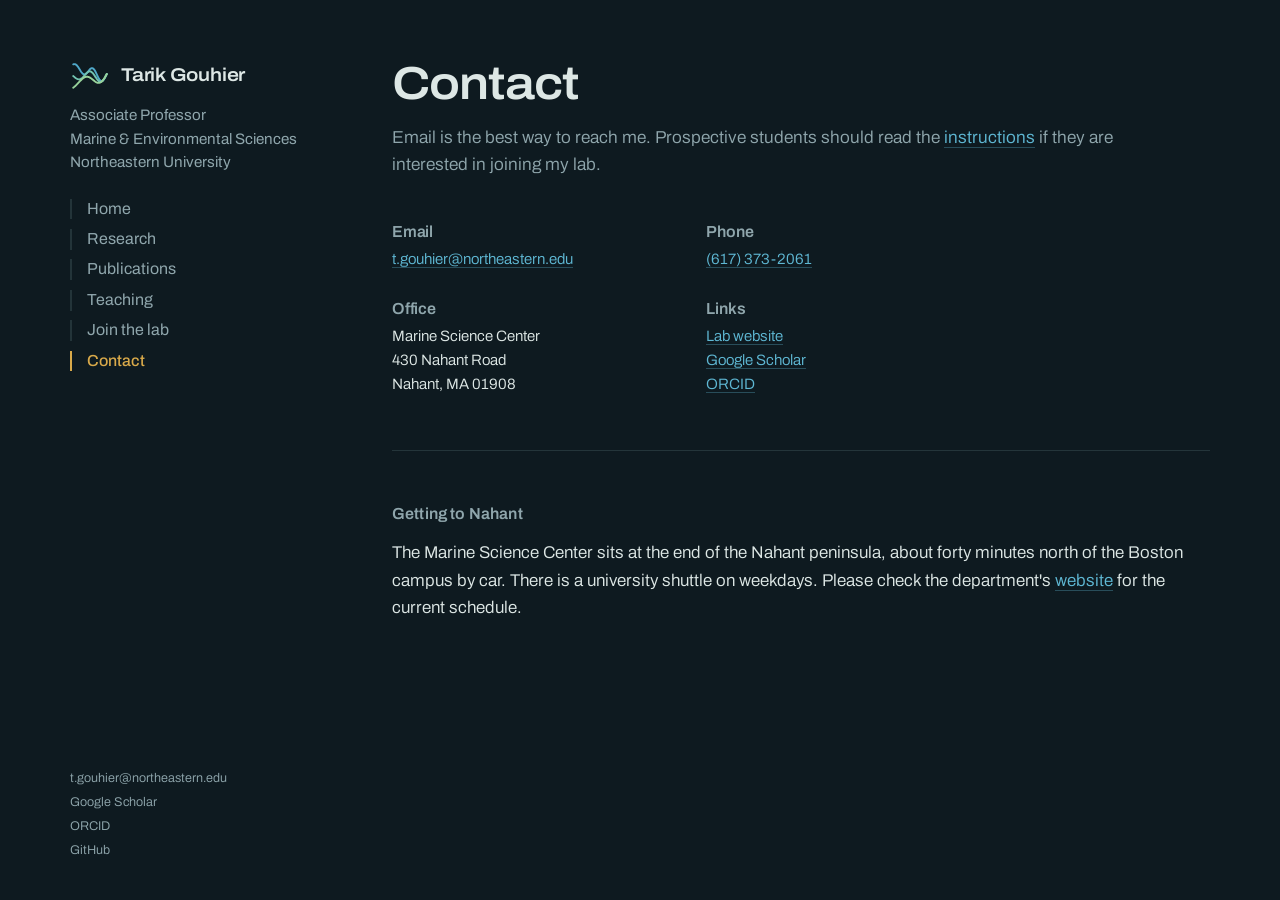
<file: contact.html>
<!DOCTYPE html>
<html lang="en">
<head>
<meta charset="utf-8">
<meta name="viewport" content="width=device-width, initial-scale=1">
<title>Contact — Tarik Gouhier</title>
<meta name="description" content="Email, office location, and office hours for Tarik Gouhier at Northeastern University.">
<link rel="preconnect" href="https://fonts.googleapis.com">
<link rel="preconnect" href="https://fonts.gstatic.com" crossorigin>
<link href="https://fonts.googleapis.com/css2?family=Archivo:ital,wdth,wght@0,100..125,300..700;1,100..125,400..600&display=swap" rel="stylesheet">
<link rel="icon" href="logo.svg" type="image/svg+xml">
<link rel="stylesheet" href="styles.css">
</head>
<body>
<div class="shell">

  <header class="rail">
    <a class="brand" href="index.html" aria-label="Tarik Gouhier — home">
      <svg class="logomark" viewBox="0 0 44 44" aria-hidden="true" focusable="false">
        <path d="M3.50 9.17 L4.01 9.03 L4.53 8.96 L5.04 8.97 L5.56 9.07 L6.07 9.27 L6.58 9.56 L7.10 9.96 L7.61 10.44 L8.12 11.02 L8.64 11.68 L9.15 12.41 L9.67 13.19 L10.18 14.00 L10.69 14.84 L11.21 15.68 L11.72 16.50 L12.24 17.28 L12.75 18.00 L13.26 18.65 L13.78 19.20 L14.29 19.65 L14.81 19.98 L15.32 20.18 L15.83 20.26 L16.35 20.21 L16.86 20.04 L17.38 19.75 L17.89 19.35 L18.40 18.86 L18.92 18.29 L19.43 17.67 L19.94 17.02 L20.46 16.36 L20.97 15.71 L21.49 15.10 L22.00 14.55 L22.51 14.08 L23.03 13.72 L23.54 13.47 L24.06 13.35 L24.57 13.38 L25.08 13.56 L25.60 13.88 L26.11 14.36 L26.62 14.97 L27.14 15.71 L27.65 16.57 L28.17 17.53 L28.68 18.55 L29.19 19.63 L29.71 20.74 L30.22 21.84 L30.74 22.92 L31.25 23.94 L31.76 24.88 L32.28 25.71 L32.79 26.42 L33.31 26.99 L33.82 27.40 L34.33 27.65 L34.85 27.72 L35.36 27.61 L35.88 27.34 L36.39 26.91 L36.90 26.33 L37.42 25.61 L37.93 24.78 L38.44 23.86 L38.96 22.87 L39.47 21.84 L39.99 20.80 L40.50 19.78" stroke="#4FA8C9"/>
        <path d="M3.50 22.00 L4.01 22.41 L4.53 22.83 L5.04 23.25 L5.56 23.67 L6.07 24.06 L6.58 24.43 L7.10 24.77 L7.61 25.06 L8.12 25.31 L8.64 25.50 L9.15 25.63 L9.67 25.69 L10.18 25.69 L10.69 25.62 L11.21 25.48 L11.72 25.26 L12.24 24.98 L12.75 24.63 L13.26 24.22 L13.78 23.76 L14.29 23.25 L14.81 22.71 L15.32 22.13 L15.83 21.54 L16.35 20.94 L16.86 20.34 L17.38 19.76 L17.89 19.21 L18.40 18.70 L18.92 18.23 L19.43 17.83 L19.94 17.49 L20.46 17.23 L20.97 17.05 L21.49 16.96 L22.00 16.96 L22.51 17.06 L23.03 17.25 L23.54 17.54 L24.06 17.91 L24.57 18.37 L25.08 18.91 L25.60 19.52 L26.11 20.19 L26.62 20.90 L27.14 21.65 L27.65 22.43 L28.17 23.21 L28.68 23.98 L29.19 24.73 L29.71 25.45 L30.22 26.11 L30.74 26.72 L31.25 27.24 L31.76 27.68 L32.28 28.02 L32.79 28.26 L33.31 28.38 L33.82 28.39 L34.33 28.28 L34.85 28.05 L35.36 27.70 L35.88 27.24 L36.39 26.68 L36.90 26.02 L37.42 25.27 L37.93 24.45 L38.44 23.57 L38.96 22.64 L39.47 21.69 L39.99 20.73 L40.50 19.78" stroke="#72C3B0"/>
        <path d="M3.50 34.83 L4.01 34.48 L4.53 34.09 L5.04 33.68 L5.56 33.24 L6.07 32.78 L6.58 32.30 L7.10 31.79 L7.61 31.27 L8.12 30.74 L8.64 30.19 L9.15 29.64 L9.67 29.08 L10.18 28.52 L10.69 27.97 L11.21 27.42 L11.72 26.89 L12.24 26.38 L12.75 25.88 L13.26 25.41 L13.78 24.97 L14.29 24.56 L14.81 24.19 L15.32 23.86 L15.83 23.57 L16.35 23.32 L16.86 23.12 L17.38 22.97 L17.89 22.87 L18.40 22.82 L18.92 22.82 L19.43 22.88 L19.94 22.98 L20.46 23.12 L20.97 23.32 L21.49 23.56 L22.00 23.83 L22.51 24.15 L23.03 24.49 L23.54 24.86 L24.06 25.25 L24.57 25.66 L25.08 26.08 L25.60 26.51 L26.11 26.93 L26.62 27.34 L27.14 27.74 L27.65 28.12 L28.17 28.46 L28.68 28.77 L29.19 29.05 L29.71 29.27 L30.22 29.44 L30.74 29.56 L31.25 29.61 L31.76 29.60 L32.28 29.52 L32.79 29.37 L33.31 29.15 L33.82 28.85 L34.33 28.48 L34.85 28.04 L35.36 27.54 L35.88 26.96 L36.39 26.32 L36.90 25.63 L37.42 24.89 L37.93 24.10 L38.44 23.27 L38.96 22.42 L39.47 21.54 L39.99 20.66 L40.50 19.78" stroke="#98D29A"/>
      </svg>
      <span class="brandname">Tarik Gouhier</span>
    </a>
    <p class="role">Associate Professor<br>Marine &amp; Environmental Sciences<br>Northeastern University</p>
    <nav class="railnav" aria-label="Sections">
      <a href="index.html">Home</a>
      <a href="research.html">Research</a>
      <a href="publications.html">Publications</a>
      <a href="teaching.html">Teaching</a>
      <a href="join.html">Join the lab</a>
      <a href="contact.html" aria-current="page">Contact</a>
    </nav>
    <div class="railfoot">
      <a href="mailto:t.gouhier@northeastern.edu">t.gouhier@northeastern.edu</a>
      <a href="https://scholar.google.com/citations?user=Rg4O5YQAAAAJ">Google Scholar</a>
      <a href="https://orcid.org/0000-0002-9537-7358">ORCID</a>
      <a href="https://github.com/tgouhier">GitHub</a>
    </div>
  </header>

  <main>
    <h1 class="pagetitle">Contact</h1>
    <p class="standfirst">Email is the best way to reach me. Prospective students should read the <a href="join.html">instructions</a> if they are interested in joining my lab.</p>

    <section class="block">
      <div class="cgrid">
        <div>
          <h3>Email</h3>
          <p><a href="mailto:t.gouhier@northeastern.edu">t.gouhier@northeastern.edu</a></p>
        </div>
        <div>
          <h3>Phone</h3>
          <p><a href="tel:+16173732061">(617) 373-2061</a></p>
        </div>
        <div>
          <h3>Office</h3>
          <p>Marine Science Center<br>430 Nahant Road<br>Nahant, MA 01908</p>
        </div>
        <div>
          <h3>Links</h3>
          <p><a href="https://tgouhier.github.io">Lab website</a><br>
            <a href="https://scholar.google.com/citations?user=Rg4O5YQAAAAJ">Google Scholar</a><br>
            <a href="https://orcid.org/0000-0002-9537-7358">ORCID</a>
          </p>
        </div>
      </div>
    </section>

    <section class="block">
      <h2 class="blockhead">Getting to Nahant</h2>
      <div class="measure">
        <p>The Marine Science Center sits at the end of the Nahant peninsula, about forty minutes north of the Boston campus by car. There is a university shuttle on weekdays. Please check the department's <a href="https://cos.northeastern.edu/nucos-department/marine-environmental-sciences/">website</a> for the current schedule.</p>
      </div>
    </section>

  </main>
</div>
</body>
</html>
</file>
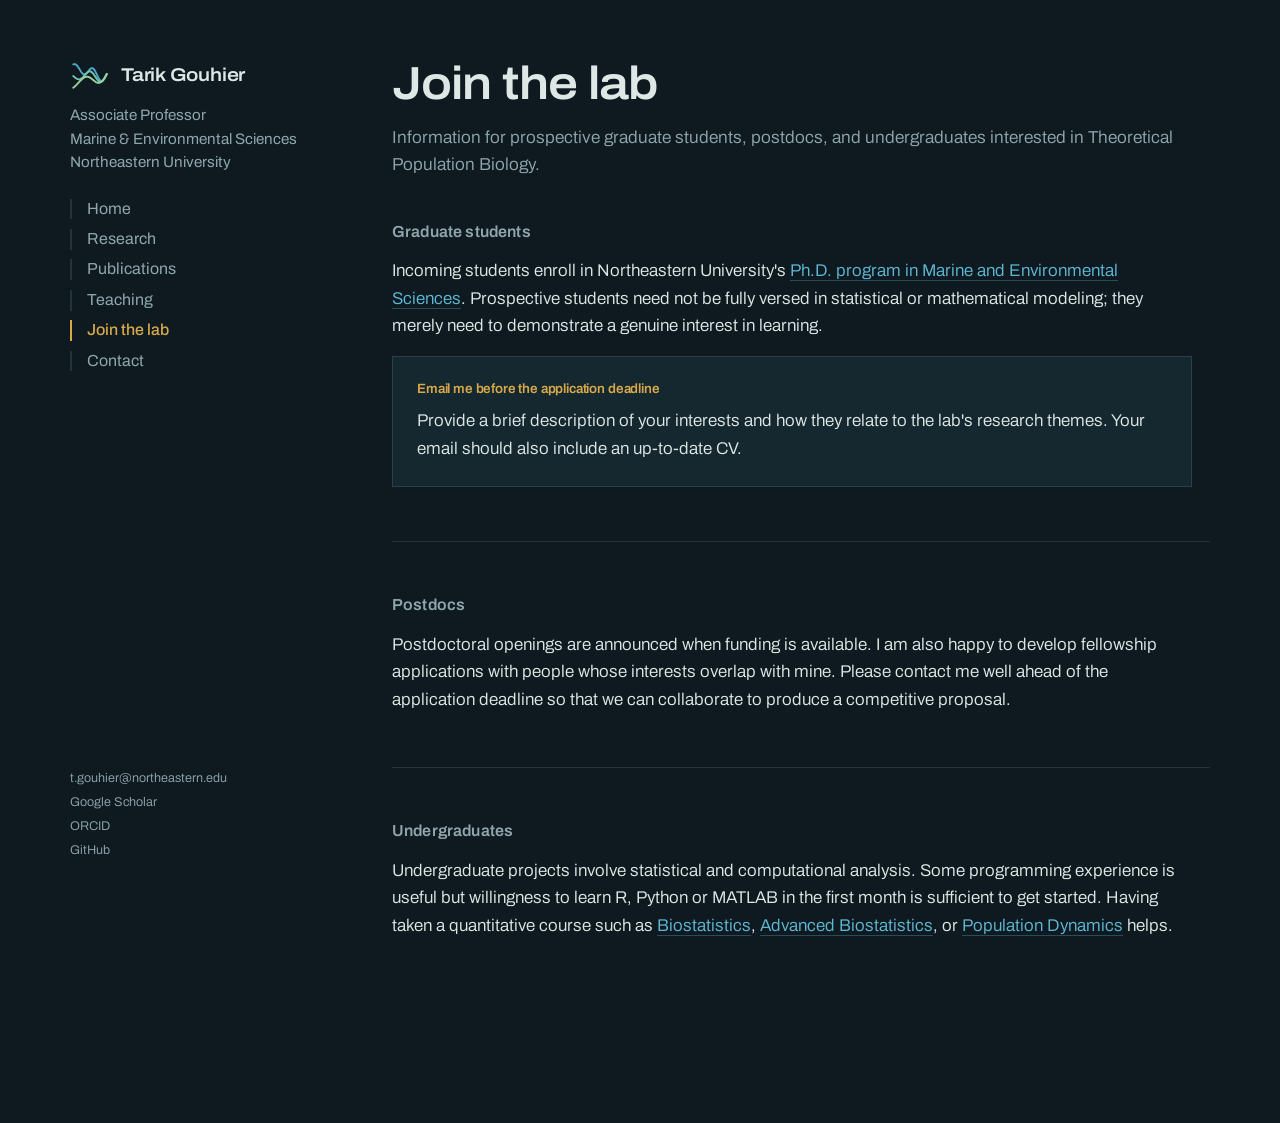
<file: join.html>
<!DOCTYPE html>
<html lang="en">
<head>
<meta charset="utf-8">
<meta name="viewport" content="width=device-width, initial-scale=1">
<title>Join the lab — Tarik Gouhier</title>
<meta name="description" content="Information for prospective graduate students, postdocs, and undergraduates interested in joining the lab.">
<link rel="preconnect" href="https://fonts.googleapis.com">
<link rel="preconnect" href="https://fonts.gstatic.com" crossorigin>
<link href="https://fonts.googleapis.com/css2?family=Archivo:ital,wdth,wght@0,100..125,300..700;1,100..125,400..600&display=swap" rel="stylesheet">
<link rel="icon" href="logo.svg" type="image/svg+xml">
<link rel="stylesheet" href="styles.css">
</head>
<body>
<div class="shell">

  <header class="rail">
    <a class="brand" href="index.html" aria-label="Tarik Gouhier — home">
      <svg class="logomark" viewBox="0 0 44 44" aria-hidden="true" focusable="false">
        <path d="M3.50 9.17 L4.01 9.03 L4.53 8.96 L5.04 8.97 L5.56 9.07 L6.07 9.27 L6.58 9.56 L7.10 9.96 L7.61 10.44 L8.12 11.02 L8.64 11.68 L9.15 12.41 L9.67 13.19 L10.18 14.00 L10.69 14.84 L11.21 15.68 L11.72 16.50 L12.24 17.28 L12.75 18.00 L13.26 18.65 L13.78 19.20 L14.29 19.65 L14.81 19.98 L15.32 20.18 L15.83 20.26 L16.35 20.21 L16.86 20.04 L17.38 19.75 L17.89 19.35 L18.40 18.86 L18.92 18.29 L19.43 17.67 L19.94 17.02 L20.46 16.36 L20.97 15.71 L21.49 15.10 L22.00 14.55 L22.51 14.08 L23.03 13.72 L23.54 13.47 L24.06 13.35 L24.57 13.38 L25.08 13.56 L25.60 13.88 L26.11 14.36 L26.62 14.97 L27.14 15.71 L27.65 16.57 L28.17 17.53 L28.68 18.55 L29.19 19.63 L29.71 20.74 L30.22 21.84 L30.74 22.92 L31.25 23.94 L31.76 24.88 L32.28 25.71 L32.79 26.42 L33.31 26.99 L33.82 27.40 L34.33 27.65 L34.85 27.72 L35.36 27.61 L35.88 27.34 L36.39 26.91 L36.90 26.33 L37.42 25.61 L37.93 24.78 L38.44 23.86 L38.96 22.87 L39.47 21.84 L39.99 20.80 L40.50 19.78" stroke="#4FA8C9"/>
        <path d="M3.50 22.00 L4.01 22.41 L4.53 22.83 L5.04 23.25 L5.56 23.67 L6.07 24.06 L6.58 24.43 L7.10 24.77 L7.61 25.06 L8.12 25.31 L8.64 25.50 L9.15 25.63 L9.67 25.69 L10.18 25.69 L10.69 25.62 L11.21 25.48 L11.72 25.26 L12.24 24.98 L12.75 24.63 L13.26 24.22 L13.78 23.76 L14.29 23.25 L14.81 22.71 L15.32 22.13 L15.83 21.54 L16.35 20.94 L16.86 20.34 L17.38 19.76 L17.89 19.21 L18.40 18.70 L18.92 18.23 L19.43 17.83 L19.94 17.49 L20.46 17.23 L20.97 17.05 L21.49 16.96 L22.00 16.96 L22.51 17.06 L23.03 17.25 L23.54 17.54 L24.06 17.91 L24.57 18.37 L25.08 18.91 L25.60 19.52 L26.11 20.19 L26.62 20.90 L27.14 21.65 L27.65 22.43 L28.17 23.21 L28.68 23.98 L29.19 24.73 L29.71 25.45 L30.22 26.11 L30.74 26.72 L31.25 27.24 L31.76 27.68 L32.28 28.02 L32.79 28.26 L33.31 28.38 L33.82 28.39 L34.33 28.28 L34.85 28.05 L35.36 27.70 L35.88 27.24 L36.39 26.68 L36.90 26.02 L37.42 25.27 L37.93 24.45 L38.44 23.57 L38.96 22.64 L39.47 21.69 L39.99 20.73 L40.50 19.78" stroke="#72C3B0"/>
        <path d="M3.50 34.83 L4.01 34.48 L4.53 34.09 L5.04 33.68 L5.56 33.24 L6.07 32.78 L6.58 32.30 L7.10 31.79 L7.61 31.27 L8.12 30.74 L8.64 30.19 L9.15 29.64 L9.67 29.08 L10.18 28.52 L10.69 27.97 L11.21 27.42 L11.72 26.89 L12.24 26.38 L12.75 25.88 L13.26 25.41 L13.78 24.97 L14.29 24.56 L14.81 24.19 L15.32 23.86 L15.83 23.57 L16.35 23.32 L16.86 23.12 L17.38 22.97 L17.89 22.87 L18.40 22.82 L18.92 22.82 L19.43 22.88 L19.94 22.98 L20.46 23.12 L20.97 23.32 L21.49 23.56 L22.00 23.83 L22.51 24.15 L23.03 24.49 L23.54 24.86 L24.06 25.25 L24.57 25.66 L25.08 26.08 L25.60 26.51 L26.11 26.93 L26.62 27.34 L27.14 27.74 L27.65 28.12 L28.17 28.46 L28.68 28.77 L29.19 29.05 L29.71 29.27 L30.22 29.44 L30.74 29.56 L31.25 29.61 L31.76 29.60 L32.28 29.52 L32.79 29.37 L33.31 29.15 L33.82 28.85 L34.33 28.48 L34.85 28.04 L35.36 27.54 L35.88 26.96 L36.39 26.32 L36.90 25.63 L37.42 24.89 L37.93 24.10 L38.44 23.27 L38.96 22.42 L39.47 21.54 L39.99 20.66 L40.50 19.78" stroke="#98D29A"/>
      </svg>
      <span class="brandname">Tarik Gouhier</span>
    </a>
    <p class="role">Associate Professor<br>Marine &amp; Environmental Sciences<br>Northeastern University</p>
    <nav class="railnav" aria-label="Sections">
      <a href="index.html">Home</a>
      <a href="research.html">Research</a>
      <a href="publications.html">Publications</a>
      <a href="teaching.html">Teaching</a>
      <a href="join.html" aria-current="page">Join the lab</a>
      <a href="contact.html">Contact</a>
    </nav>
    <div class="railfoot">
      <a href="mailto:t.gouhier@northeastern.edu">t.gouhier@northeastern.edu</a>
      <a href="https://scholar.google.com/citations?user=Rg4O5YQAAAAJ">Google Scholar</a>
      <a href="https://orcid.org/0000-0002-9537-7358">ORCID</a>
      <a href="https://github.com/tgouhier">GitHub</a>
    </div>
  </header>

  <main>
    <h1 class="pagetitle">Join the lab</h1>
    <p class="standfirst">Information for prospective graduate students, postdocs, and undergraduates interested in Theoretical Population Biology.</p>

    <section class="block">
      <h2 class="blockhead">Graduate students</h2>
      <div class="measure">
        <p>Incoming students enroll in Northeastern University's <a href="https://cos.northeastern.edu/connected-science-community-and-marine-and-environmental-sciences-phd-program/">Ph.D. program in Marine and Environmental Sciences</a>. Prospective students need not be fully versed in statistical or mathematical modeling; they merely need to demonstrate a genuine interest in learning.</p>
      </div>
      <p></p>
            <div class="panel">
              <h3>Email me before the application deadline</h3>
              <p>Provide a brief description of your interests and how they relate to the lab's research themes. Your email should also
                include an up-to-date CV.</p>
            </div>
    </section>

    <section class="block">
      <h2 class="blockhead">Postdocs</h2>
      <div class="measure">
        <p>Postdoctoral openings are announced when funding is available. I am also happy to develop fellowship applications with people whose interests overlap with mine. Please contact me well ahead of the application deadline so that we can collaborate to produce a competitive proposal.</p>
      </div>
    </section>

    <section class="block">
      <h2 class="blockhead">Undergraduates</h2>
      <div class="measure">
        <p>Undergraduate projects involve statistical and computational analysis. Some programming experience is useful but willingness to learn R, Python or MATLAB in the first month is sufficient to get started. Having taken a quantitative course such as <a href="teaching.html#bio">Biostatistics</a>, <a href="teaching.html#adv">Advanced Biostatistics</a>, or <a href="teaching.html#pop">Population Dynamics</a> helps.</p>
      </div>
    </section>
  </main>
</div>
</body>
</html>
</file>
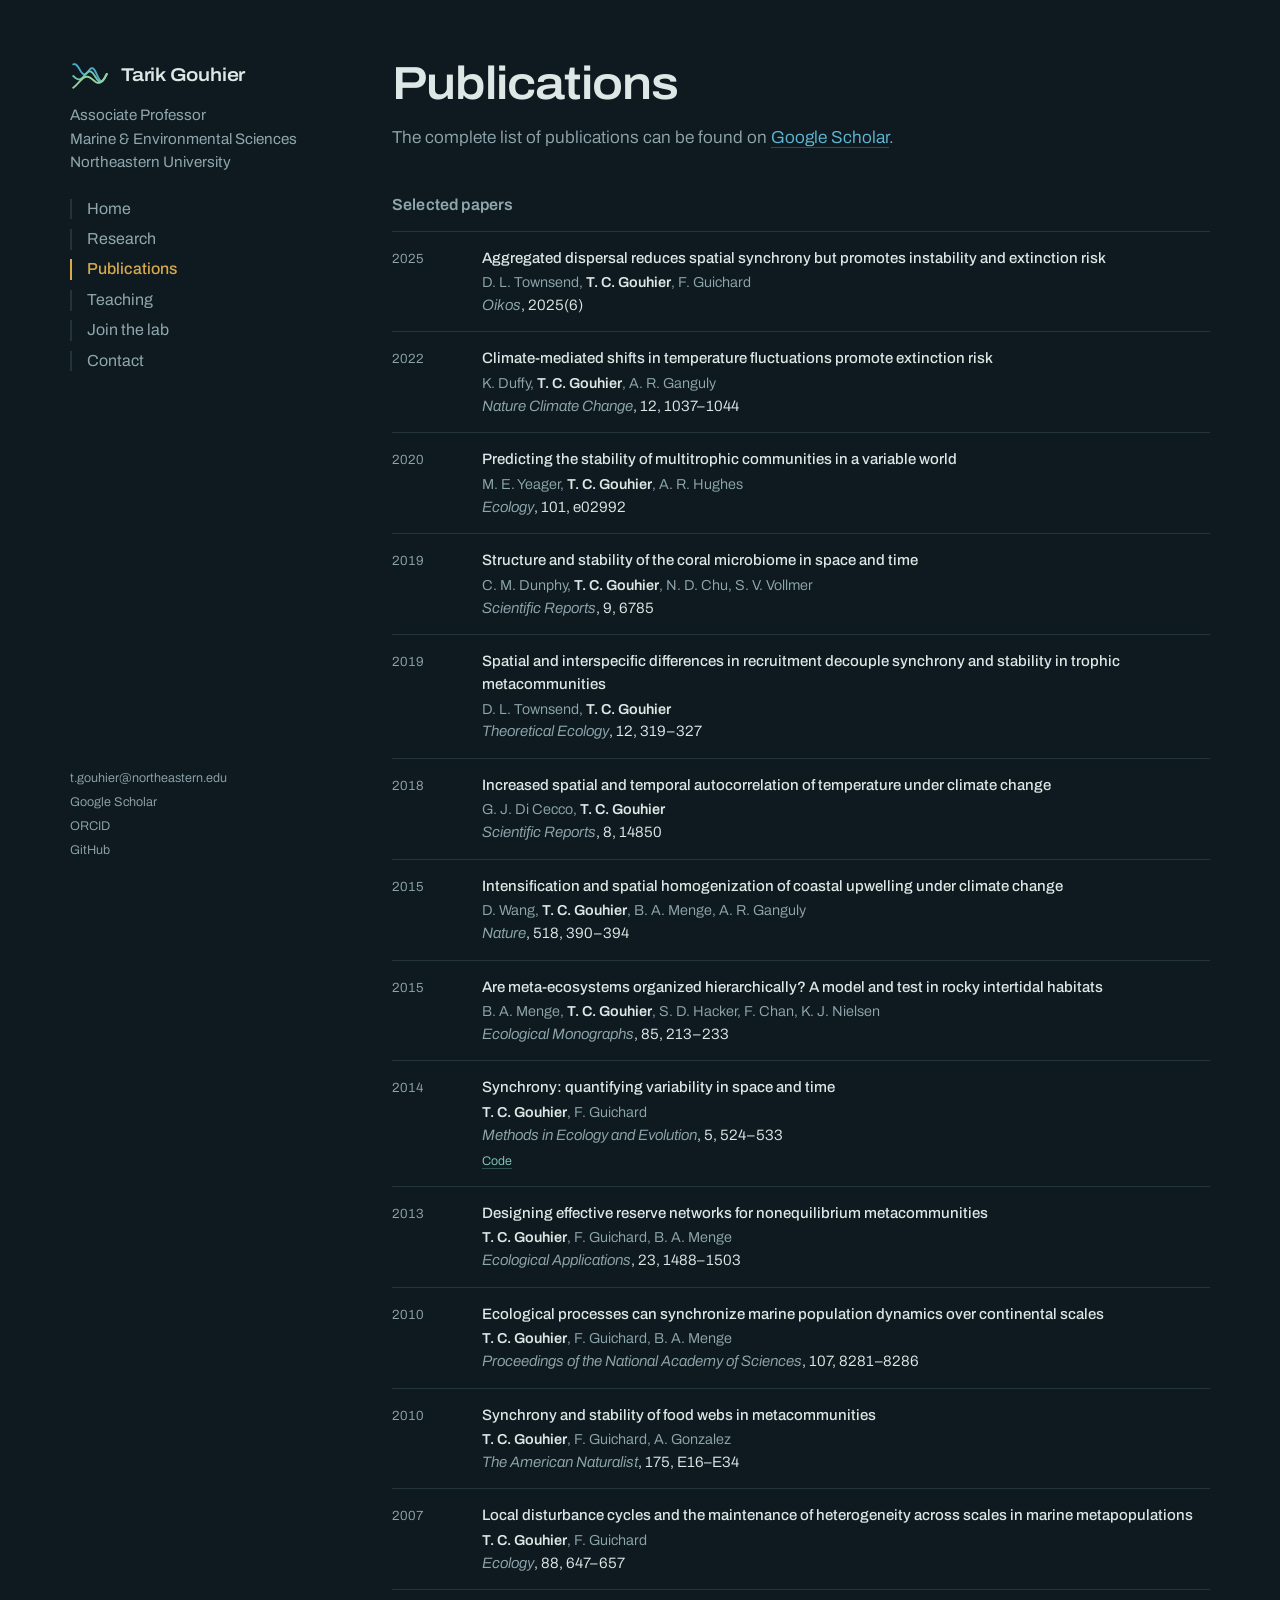
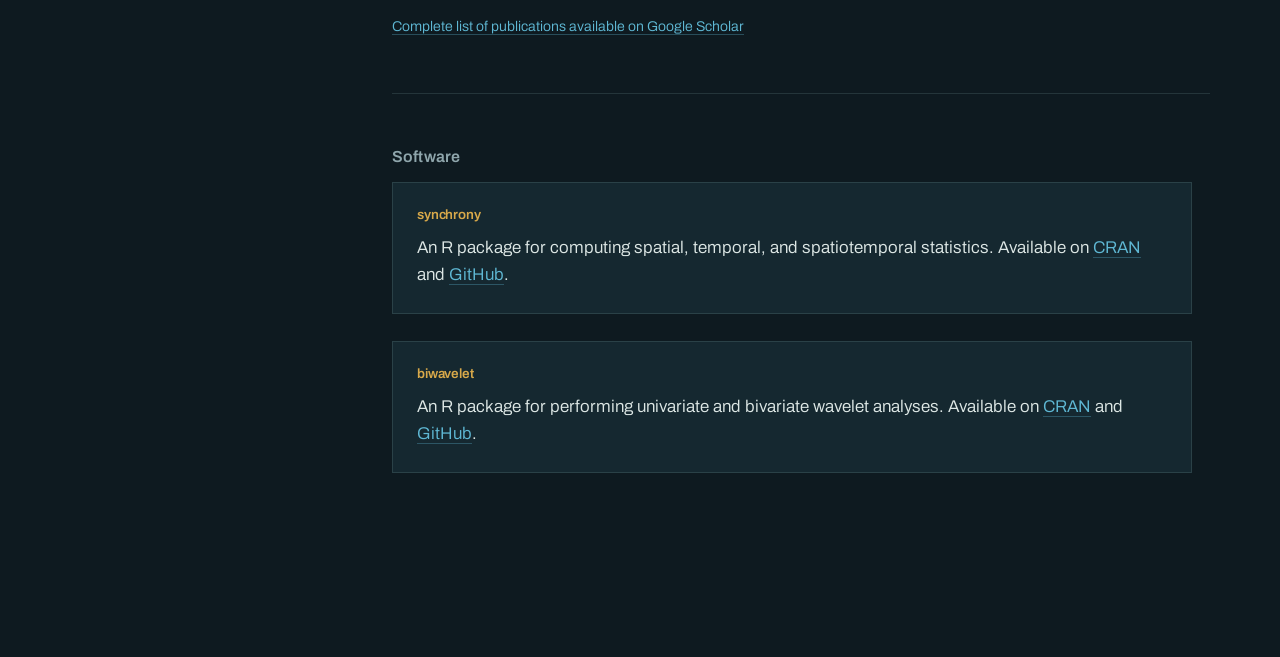
<file: publications.html>
<!DOCTYPE html>
<html lang="en">
<head>
<meta charset="utf-8">
<meta name="viewport" content="width=device-width, initial-scale=1">
<title>Publications — Tarik Gouhier</title>
<meta name="description" content="Peer-reviewed papers and preprints on population synchrony and other topics.">
<link rel="preconnect" href="https://fonts.googleapis.com">
<link rel="preconnect" href="https://fonts.gstatic.com" crossorigin>
<link href="https://fonts.googleapis.com/css2?family=Archivo:ital,wdth,wght@0,100..125,300..700;1,100..125,400..600&display=swap" rel="stylesheet">
<link rel="icon" href="logo.svg" type="image/svg+xml">
<link rel="stylesheet" href="styles.css">
</head>
<body>
<div class="shell">

  <header class="rail">
    <a class="brand" href="index.html" aria-label="Tarik Gouhier — home">
      <svg class="logomark" viewBox="0 0 44 44" aria-hidden="true" focusable="false">
        <path d="M3.50 9.17 L4.01 9.03 L4.53 8.96 L5.04 8.97 L5.56 9.07 L6.07 9.27 L6.58 9.56 L7.10 9.96 L7.61 10.44 L8.12 11.02 L8.64 11.68 L9.15 12.41 L9.67 13.19 L10.18 14.00 L10.69 14.84 L11.21 15.68 L11.72 16.50 L12.24 17.28 L12.75 18.00 L13.26 18.65 L13.78 19.20 L14.29 19.65 L14.81 19.98 L15.32 20.18 L15.83 20.26 L16.35 20.21 L16.86 20.04 L17.38 19.75 L17.89 19.35 L18.40 18.86 L18.92 18.29 L19.43 17.67 L19.94 17.02 L20.46 16.36 L20.97 15.71 L21.49 15.10 L22.00 14.55 L22.51 14.08 L23.03 13.72 L23.54 13.47 L24.06 13.35 L24.57 13.38 L25.08 13.56 L25.60 13.88 L26.11 14.36 L26.62 14.97 L27.14 15.71 L27.65 16.57 L28.17 17.53 L28.68 18.55 L29.19 19.63 L29.71 20.74 L30.22 21.84 L30.74 22.92 L31.25 23.94 L31.76 24.88 L32.28 25.71 L32.79 26.42 L33.31 26.99 L33.82 27.40 L34.33 27.65 L34.85 27.72 L35.36 27.61 L35.88 27.34 L36.39 26.91 L36.90 26.33 L37.42 25.61 L37.93 24.78 L38.44 23.86 L38.96 22.87 L39.47 21.84 L39.99 20.80 L40.50 19.78" stroke="#4FA8C9"/>
        <path d="M3.50 22.00 L4.01 22.41 L4.53 22.83 L5.04 23.25 L5.56 23.67 L6.07 24.06 L6.58 24.43 L7.10 24.77 L7.61 25.06 L8.12 25.31 L8.64 25.50 L9.15 25.63 L9.67 25.69 L10.18 25.69 L10.69 25.62 L11.21 25.48 L11.72 25.26 L12.24 24.98 L12.75 24.63 L13.26 24.22 L13.78 23.76 L14.29 23.25 L14.81 22.71 L15.32 22.13 L15.83 21.54 L16.35 20.94 L16.86 20.34 L17.38 19.76 L17.89 19.21 L18.40 18.70 L18.92 18.23 L19.43 17.83 L19.94 17.49 L20.46 17.23 L20.97 17.05 L21.49 16.96 L22.00 16.96 L22.51 17.06 L23.03 17.25 L23.54 17.54 L24.06 17.91 L24.57 18.37 L25.08 18.91 L25.60 19.52 L26.11 20.19 L26.62 20.90 L27.14 21.65 L27.65 22.43 L28.17 23.21 L28.68 23.98 L29.19 24.73 L29.71 25.45 L30.22 26.11 L30.74 26.72 L31.25 27.24 L31.76 27.68 L32.28 28.02 L32.79 28.26 L33.31 28.38 L33.82 28.39 L34.33 28.28 L34.85 28.05 L35.36 27.70 L35.88 27.24 L36.39 26.68 L36.90 26.02 L37.42 25.27 L37.93 24.45 L38.44 23.57 L38.96 22.64 L39.47 21.69 L39.99 20.73 L40.50 19.78" stroke="#72C3B0"/>
        <path d="M3.50 34.83 L4.01 34.48 L4.53 34.09 L5.04 33.68 L5.56 33.24 L6.07 32.78 L6.58 32.30 L7.10 31.79 L7.61 31.27 L8.12 30.74 L8.64 30.19 L9.15 29.64 L9.67 29.08 L10.18 28.52 L10.69 27.97 L11.21 27.42 L11.72 26.89 L12.24 26.38 L12.75 25.88 L13.26 25.41 L13.78 24.97 L14.29 24.56 L14.81 24.19 L15.32 23.86 L15.83 23.57 L16.35 23.32 L16.86 23.12 L17.38 22.97 L17.89 22.87 L18.40 22.82 L18.92 22.82 L19.43 22.88 L19.94 22.98 L20.46 23.12 L20.97 23.32 L21.49 23.56 L22.00 23.83 L22.51 24.15 L23.03 24.49 L23.54 24.86 L24.06 25.25 L24.57 25.66 L25.08 26.08 L25.60 26.51 L26.11 26.93 L26.62 27.34 L27.14 27.74 L27.65 28.12 L28.17 28.46 L28.68 28.77 L29.19 29.05 L29.71 29.27 L30.22 29.44 L30.74 29.56 L31.25 29.61 L31.76 29.60 L32.28 29.52 L32.79 29.37 L33.31 29.15 L33.82 28.85 L34.33 28.48 L34.85 28.04 L35.36 27.54 L35.88 26.96 L36.39 26.32 L36.90 25.63 L37.42 24.89 L37.93 24.10 L38.44 23.27 L38.96 22.42 L39.47 21.54 L39.99 20.66 L40.50 19.78" stroke="#98D29A"/>
      </svg>
      <span class="brandname">Tarik Gouhier</span>
    </a>
    <p class="role">Associate Professor<br>Marine &amp; Environmental Sciences<br>Northeastern University</p>
    <nav class="railnav" aria-label="Sections">
      <a href="index.html">Home</a>
      <a href="research.html">Research</a>
      <a href="publications.html" aria-current="page">Publications</a>
      <a href="teaching.html">Teaching</a>
      <a href="join.html">Join the lab</a>
      <a href="contact.html">Contact</a>
    </nav>
    <div class="railfoot">
      <a href="mailto:t.gouhier@northeastern.edu">t.gouhier@northeastern.edu</a>
      <a href="https://scholar.google.com/citations?user=Rg4O5YQAAAAJ">Google Scholar</a>
      <a href="https://orcid.org/0000-0002-9537-7358">ORCID</a>
      <a href="https://github.com/tgouhier">GitHub</a>
    </div>
  </header>

  <main>
    <h1 class="pagetitle">Publications</h1>
    <p class="standfirst">The complete list of publications can be found on <a href="https://scholar.google.com/citations?user=Rg4O5YQAAAAJ">Google Scholar</a>.</p>

    <section class="block">
      <h2 class="blockhead">Selected papers</h2>
      <ol class="pubs">
        <li class="pub">
          <span class="yr">2025</span>
          <span>
            <span class="title"><a href="https://doi.org/10.1111/oik.11032">Aggregated dispersal reduces spatial synchrony but promotes instability and extinction risk</a></span>
            <span class="authors">D. L. Townsend, <span class="me">T. C. Gouhier</span>, F. Guichard</span>
            <span class="src">Oikos</span>, 2025(6)
          </span>
        </li>
        <li class="pub">
          <span class="yr">2022</span>
          <span>
            <span class="title"><a href="https://doi.org/10.1038/s41558-022-01490-7">Climate-mediated shifts in temperature fluctuations promote extinction risk</a></span>
            <span class="authors">K. Duffy, <span class="me">T. C. Gouhier</span>, A. R. Ganguly</span>
            <span class="src">Nature Climate Change</span>, 12, 1037&ndash;1044
          </span>
        </li>
        <li class="pub">
          <span class="yr">2020</span>
          <span>
            <span class="title"><a href="https://doi.org/10.1002/ecy.2992">Predicting the stability of multitrophic communities in a variable world</a></span>
            <span class="authors">M. E. Yeager, <span class="me">T. C. Gouhier</span>, A. R. Hughes</span>
            <span class="src">Ecology</span>, 101, e02992
          </span>
        </li>
        <li class="pub">
          <span class="yr">2019</span>
          <span>
            <span class="title"><a href="https://doi.org/10.1038/s41598-019-43268-6">Structure and stability of the coral microbiome in space and time</a></span>
            <span class="authors">C. M. Dunphy, <span class="me">T. C. Gouhier</span>, N. D. Chu, S. V. Vollmer</span>
            <span class="src">Scientific Reports</span>, 9, 6785
          </span>
        </li>
        <li class="pub">
          <span class="yr">2019</span>
          <span>
            <span class="title"><a href="https://doi.org/10.1007/s12080-018-0397-9">Spatial and interspecific differences in recruitment decouple synchrony and stability in trophic metacommunities</a></span>
            <span class="authors">D. L. Townsend, <span class="me">T. C. Gouhier</span></span>
            <span class="src">Theoretical Ecology</span>, 12, 319&ndash;327
          </span>
        </li>
        <li class="pub">
          <span class="yr">2018</span>
          <span>
            <span class="title"><a href="https://doi.org/10.1038/s41598-018-33217-0">Increased spatial and temporal autocorrelation of temperature under climate change</a></span>
            <span class="authors">G. J. Di Cecco, <span class="me">T. C. Gouhier</span></span>
            <span class="src">Scientific Reports</span>, 8, 14850
          </span>
        </li>
        <li class="pub">
          <span class="yr">2015</span>
          <span>
            <span class="title"><a href="https://doi.org/10.1038/nature14235">Intensification and spatial homogenization of coastal upwelling under climate change</a></span>
            <span class="authors">D. Wang, <span class="me">T. C. Gouhier</span>, B. A. Menge, A. R. Ganguly</span>
            <span class="src">Nature</span>, 518, 390&ndash;394
            </span>
        </li>
        <li class="pub">
          <span class="yr">2015</span>
          <span>
            <span class="title"><a href="https://doi.org/10.1890/14-0113.1">Are meta-ecosystems organized hierarchically? A model and test in rocky intertidal habitats</a></span>
            <span class="authors">B. A. Menge, <span class="me">T. C. Gouhier</span>, S. D. Hacker, F. Chan, K. J. Nielsen</span>
            <span class="src">Ecological Monographs</span>, 85, 213&ndash;233
          </span>
        </li>
        <li class="pub">
          <span class="yr">2014</span>
          <span>
            <span class="title"><a href="https://doi.org/10.1111/2041-210X.12188">Synchrony: quantifying variability in space and time</a></span>
            <span class="authors"><span class="me">T. C. Gouhier</span>, F. Guichard</span>
            <span class="src">Methods in Ecology and Evolution</span>, 5, 524&ndash;533
            <span class="links"><a href="https://github.com/tgouhier/synchrony">Code</a></span>
          </span>
        </li>
        <li class="pub">
          <span class="yr">2013</span>
          <span>
            <span class="title"><a href="https://doi.org/10.1890/12-1801.1">Designing effective reserve networks for nonequilibrium metacommunities</a></span>
            <span class="authors"><span class="me">T. C. Gouhier</span>, F. Guichard, B. A. Menge</span>
            <span class="src">Ecological Applications</span>, 23, 1488&ndash;1503
          </span>
        </li>
        <li class="pub">
          <span class="yr">2010</span>
          <span>
            <span class="title"><a href="https://doi.org/10.1073/pnas.0914588107">Ecological processes can synchronize marine population dynamics over continental scales</a></span>
            <span class="authors"><span class="me">T. C. Gouhier</span>, F. Guichard, B. A. Menge</span>
            <span class="src">Proceedings of the National Academy of Sciences</span>, 107, 8281&ndash;8286
          </span>
        </li>
        <li class="pub">
          <span class="yr">2010</span>
          <span>
            <span class="title"><a href="https://doi.org/10.1086/649579">Synchrony and stability of food webs in metacommunities</a></span>
            <span class="authors"><span class="me">T. C. Gouhier</span>, F. Guichard, A. Gonzalez</span>
            <span class="src">The American Naturalist</span>, 175, E16&ndash;E34
          </span>
        </li>
        <li class="pub">
          <span class="yr">2007</span>
          <span>
            <span class="title"><a href="https://doi.org/10.1890/06-0672">Local disturbance cycles and the maintenance of heterogeneity across scales in marine metapopulations</a></span>
            <span class="authors"><span class="me">T. C. Gouhier</span>, F. Guichard</span>
            <span class="src">Ecology</span>, 88, 647&ndash;657
          </span>
        </li>
      </ol>
      <p style="margin-top:1.6rem;font-size:.88rem"><a href="https://scholar.google.com/citations?user=Rg4O5YQAAAAJ">Complete list of publications available on Google Scholar</a></p>
    </section>

    <section class="block">
      <h2 class="blockhead">Software</h2>
      <div class="panel">
        <h3>synchrony</h3>
        <p>An R package for computing spatial, temporal, and spatiotemporal statistics. Available on <a href="https://cran.r-project.org/web/packages/synchrony/">CRAN</a> and <a href="https://github.com/tgouhier/synchrony">GitHub</a>.</p>
            </div>
            <br>
      <div class="panel">
              <h3>biwavelet</h3>
              <p>An R package for performing univariate and bivariate wavelet analyses. Available on <a
                  href="https://cran.r-project.org/web/packages/biwavelet/">CRAN</a> and <a
                  href="https://github.com/tgouhier/biwavelet">GitHub</a>.</p>
            </div>

    </section>

  </main>
</div>
</body>
</html>
</file>
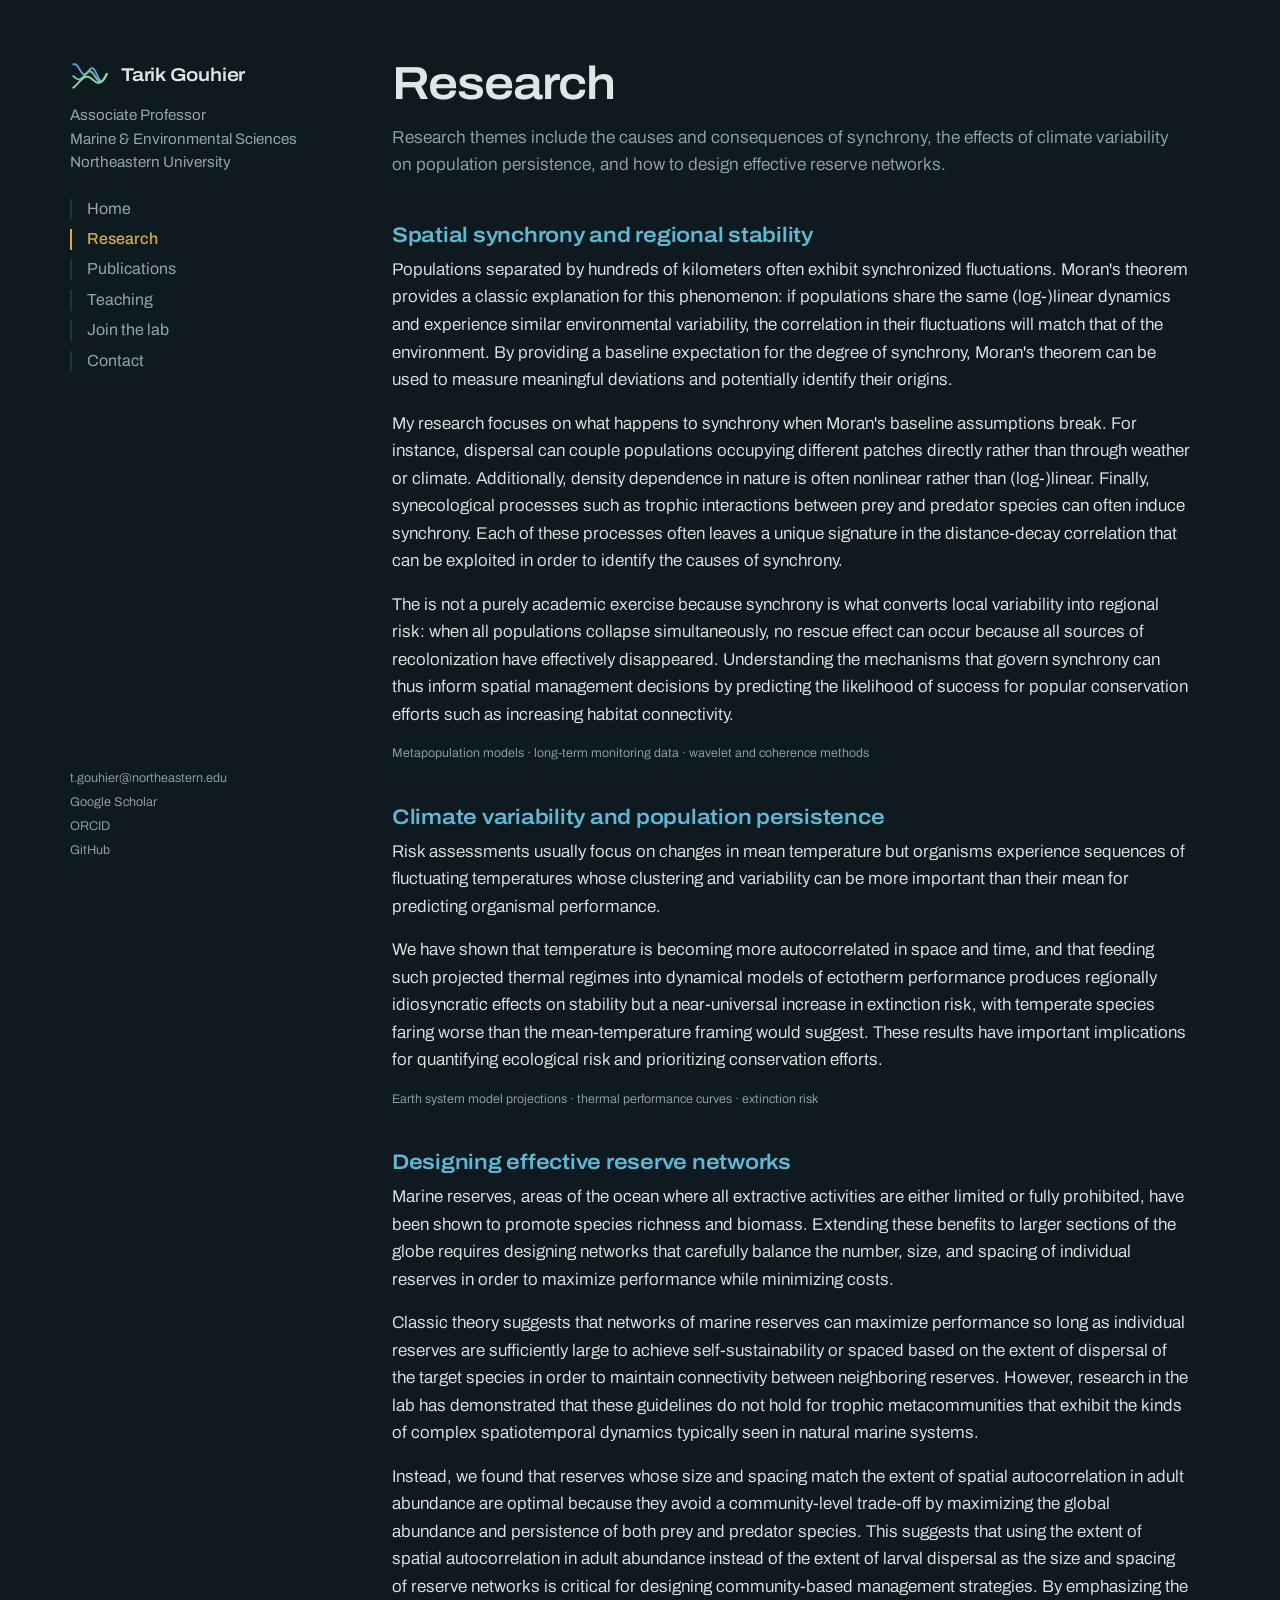
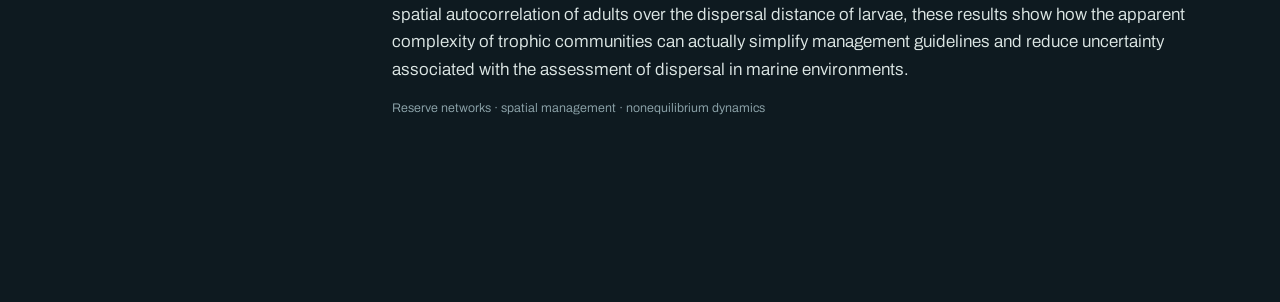
<file: research.html>
<!DOCTYPE html>
<html lang="en">
<head>
<meta charset="utf-8">
<meta name="viewport" content="width=device-width, initial-scale=1">
<title>Research — Tarik Gouhier</title>
<meta name="description" content="Spatial synchrony, regional stability, designing effective reserve networks.">
<link rel="preconnect" href="https://fonts.googleapis.com">
<link rel="preconnect" href="https://fonts.gstatic.com" crossorigin>
<link href="https://fonts.googleapis.com/css2?family=Archivo:ital,wdth,wght@0,100..125,300..700;1,100..125,400..600&display=swap" rel="stylesheet">
<link rel="icon" href="logo.svg" type="image/svg+xml">
<link rel="stylesheet" href="styles.css">
</head>
<body>
<div class="shell">

  <header class="rail">
    <a class="brand" href="index.html" aria-label="Tarik Gouhier — home">
      <svg class="logomark" viewBox="0 0 44 44" aria-hidden="true" focusable="false">
        <path d="M3.50 9.17 L4.01 9.03 L4.53 8.96 L5.04 8.97 L5.56 9.07 L6.07 9.27 L6.58 9.56 L7.10 9.96 L7.61 10.44 L8.12 11.02 L8.64 11.68 L9.15 12.41 L9.67 13.19 L10.18 14.00 L10.69 14.84 L11.21 15.68 L11.72 16.50 L12.24 17.28 L12.75 18.00 L13.26 18.65 L13.78 19.20 L14.29 19.65 L14.81 19.98 L15.32 20.18 L15.83 20.26 L16.35 20.21 L16.86 20.04 L17.38 19.75 L17.89 19.35 L18.40 18.86 L18.92 18.29 L19.43 17.67 L19.94 17.02 L20.46 16.36 L20.97 15.71 L21.49 15.10 L22.00 14.55 L22.51 14.08 L23.03 13.72 L23.54 13.47 L24.06 13.35 L24.57 13.38 L25.08 13.56 L25.60 13.88 L26.11 14.36 L26.62 14.97 L27.14 15.71 L27.65 16.57 L28.17 17.53 L28.68 18.55 L29.19 19.63 L29.71 20.74 L30.22 21.84 L30.74 22.92 L31.25 23.94 L31.76 24.88 L32.28 25.71 L32.79 26.42 L33.31 26.99 L33.82 27.40 L34.33 27.65 L34.85 27.72 L35.36 27.61 L35.88 27.34 L36.39 26.91 L36.90 26.33 L37.42 25.61 L37.93 24.78 L38.44 23.86 L38.96 22.87 L39.47 21.84 L39.99 20.80 L40.50 19.78" stroke="#4FA8C9"/>
        <path d="M3.50 22.00 L4.01 22.41 L4.53 22.83 L5.04 23.25 L5.56 23.67 L6.07 24.06 L6.58 24.43 L7.10 24.77 L7.61 25.06 L8.12 25.31 L8.64 25.50 L9.15 25.63 L9.67 25.69 L10.18 25.69 L10.69 25.62 L11.21 25.48 L11.72 25.26 L12.24 24.98 L12.75 24.63 L13.26 24.22 L13.78 23.76 L14.29 23.25 L14.81 22.71 L15.32 22.13 L15.83 21.54 L16.35 20.94 L16.86 20.34 L17.38 19.76 L17.89 19.21 L18.40 18.70 L18.92 18.23 L19.43 17.83 L19.94 17.49 L20.46 17.23 L20.97 17.05 L21.49 16.96 L22.00 16.96 L22.51 17.06 L23.03 17.25 L23.54 17.54 L24.06 17.91 L24.57 18.37 L25.08 18.91 L25.60 19.52 L26.11 20.19 L26.62 20.90 L27.14 21.65 L27.65 22.43 L28.17 23.21 L28.68 23.98 L29.19 24.73 L29.71 25.45 L30.22 26.11 L30.74 26.72 L31.25 27.24 L31.76 27.68 L32.28 28.02 L32.79 28.26 L33.31 28.38 L33.82 28.39 L34.33 28.28 L34.85 28.05 L35.36 27.70 L35.88 27.24 L36.39 26.68 L36.90 26.02 L37.42 25.27 L37.93 24.45 L38.44 23.57 L38.96 22.64 L39.47 21.69 L39.99 20.73 L40.50 19.78" stroke="#72C3B0"/>
        <path d="M3.50 34.83 L4.01 34.48 L4.53 34.09 L5.04 33.68 L5.56 33.24 L6.07 32.78 L6.58 32.30 L7.10 31.79 L7.61 31.27 L8.12 30.74 L8.64 30.19 L9.15 29.64 L9.67 29.08 L10.18 28.52 L10.69 27.97 L11.21 27.42 L11.72 26.89 L12.24 26.38 L12.75 25.88 L13.26 25.41 L13.78 24.97 L14.29 24.56 L14.81 24.19 L15.32 23.86 L15.83 23.57 L16.35 23.32 L16.86 23.12 L17.38 22.97 L17.89 22.87 L18.40 22.82 L18.92 22.82 L19.43 22.88 L19.94 22.98 L20.46 23.12 L20.97 23.32 L21.49 23.56 L22.00 23.83 L22.51 24.15 L23.03 24.49 L23.54 24.86 L24.06 25.25 L24.57 25.66 L25.08 26.08 L25.60 26.51 L26.11 26.93 L26.62 27.34 L27.14 27.74 L27.65 28.12 L28.17 28.46 L28.68 28.77 L29.19 29.05 L29.71 29.27 L30.22 29.44 L30.74 29.56 L31.25 29.61 L31.76 29.60 L32.28 29.52 L32.79 29.37 L33.31 29.15 L33.82 28.85 L34.33 28.48 L34.85 28.04 L35.36 27.54 L35.88 26.96 L36.39 26.32 L36.90 25.63 L37.42 24.89 L37.93 24.10 L38.44 23.27 L38.96 22.42 L39.47 21.54 L39.99 20.66 L40.50 19.78" stroke="#98D29A"/>
      </svg>
      <span class="brandname">Tarik Gouhier</span>
    </a>
    <p class="role">Associate Professor<br>Marine &amp; Environmental Sciences<br>Northeastern University</p>
    <nav class="railnav" aria-label="Sections">
      <a href="index.html">Home</a>
      <a href="research.html" aria-current="page">Research</a>
      <a href="publications.html">Publications</a>
      <a href="teaching.html">Teaching</a>
      <a href="join.html">Join the lab</a>
      <a href="contact.html">Contact</a>
    </nav>
    <div class="railfoot">
      <a href="mailto:t.gouhier@northeastern.edu">t.gouhier@northeastern.edu</a>
      <a href="https://scholar.google.com/citations?user=Rg4O5YQAAAAJ">Google Scholar</a>
      <a href="https://orcid.org/0000-0002-9537-7358">ORCID</a>
      <a href="https://github.com/tgouhier">GitHub</a>
    </div>
  </header>

  <main>
    <h1 class="pagetitle">Research</h1>
    <p class="standfirst">Research themes include the causes and consequences of synchrony, the effects of climate variability on population persistence, and how to design effective reserve networks.</p>

    <section class="block">
      <div class="topic">
        <h3><a id="synchrony"></a>Spatial synchrony and regional stability</h3>
        <p>Populations separated by hundreds of kilometers often exhibit synchronized fluctuations. Moran's theorem provides a classic explanation for this phenomenon: if populations share the same (log-)linear dynamics and experience similar environmental variability, the correlation in their fluctuations will match that of the environment. By providing a baseline expectation for the degree of synchrony, Moran's theorem can be used to measure meaningful deviations and potentially identify their origins.</p>
        <p>My research focuses on what happens to synchrony when Moran's baseline assumptions break. For instance, dispersal can couple populations occupying different patches directly rather than through weather or climate. Additionally, density dependence in nature is often nonlinear rather than (log-)linear. Finally, synecological processes such as trophic interactions between prey and predator species can often induce synchrony. Each of these processes often leaves a unique signature in the distance-decay correlation that can be exploited in order to identify the causes of synchrony.</p>
        
        <p>The is not a purely academic exercise because synchrony is what converts local variability into regional risk: when all populations collapse simultaneously, no rescue effect can occur because all sources of recolonization have effectively disappeared. Understanding the mechanisms that govern synchrony can thus inform spatial management decisions by predicting the likelihood of success for popular conservation efforts such as increasing habitat connectivity.</p>
        <span class="tag">Metapopulation models &middot; long-term monitoring data &middot; wavelet and coherence methods</span>
      </div>

      <div class="topic">
        <h3><a id="extinction"></a>Climate variability and population persistence</h3>
        <p>Risk assessments usually focus on changes in mean temperature but organisms experience sequences of fluctuating temperatures whose clustering and variability can be more important than their mean for predicting organismal performance.</p>
        
        <p>We have shown that temperature is becoming more autocorrelated in space and time, and that feeding such projected thermal regimes into dynamical models of ectotherm performance produces regionally idiosyncratic effects on stability but a near-universal increase in extinction risk, with temperate species faring worse than the mean-temperature framing would suggest. These results have important implications for quantifying ecological risk and prioritizing conservation efforts.</p>
        <span class="tag">Earth system model projections &middot; thermal performance curves &middot; extinction risk</span>
      </div>

       <div class="topic">              
              <h3><a id="reserves"></a>Designing effective reserve networks</h3>
              <p>Marine reserves, areas of the ocean where all extractive activities are either limited or fully prohibited, have been
              shown to promote species richness and biomass. Extending these benefits to larger sections of the globe requires
              designing networks that carefully balance the number, size, and spacing of individual reserves in order to maximize
              performance while minimizing costs.</p>
              
            <p>Classic theory suggests that networks of marine reserves can maximize performance so long as individual reserves are
            sufficiently large to achieve self-sustainability or spaced based on the extent of dispersal of the target species in
            order to maintain connectivity between neighboring reserves. However, research in the lab has demonstrated that these
            guidelines do not hold for trophic metacommunities that exhibit the kinds of complex spatiotemporal dynamics typically
            seen in natural marine systems.</p>

              <p>Instead, we found that reserves whose size and spacing match the extent of spatial autocorrelation in adult abundance
              are optimal because they avoid a community-level trade-off by maximizing the global abundance and persistence of both
              prey and predator species. This suggests that using the extent of spatial autocorrelation in adult abundance instead of
              the extent of larval dispersal as the size and spacing of reserve networks is critical for designing community-based
              management strategies. By emphasizing the spatial autocorrelation of adults over the dispersal distance of larvae, these
              results show how the apparent complexity of trophic communities can actually simplify management guidelines and reduce
              uncertainty associated with the assessment of dispersal in marine environments.</p>
              <span class="tag">Reserve networks &middot; spatial management &middot; nonequilibrium dynamics</span>
            </div>
    </section>

  </main>
</div>
</body>
</html>
</file>
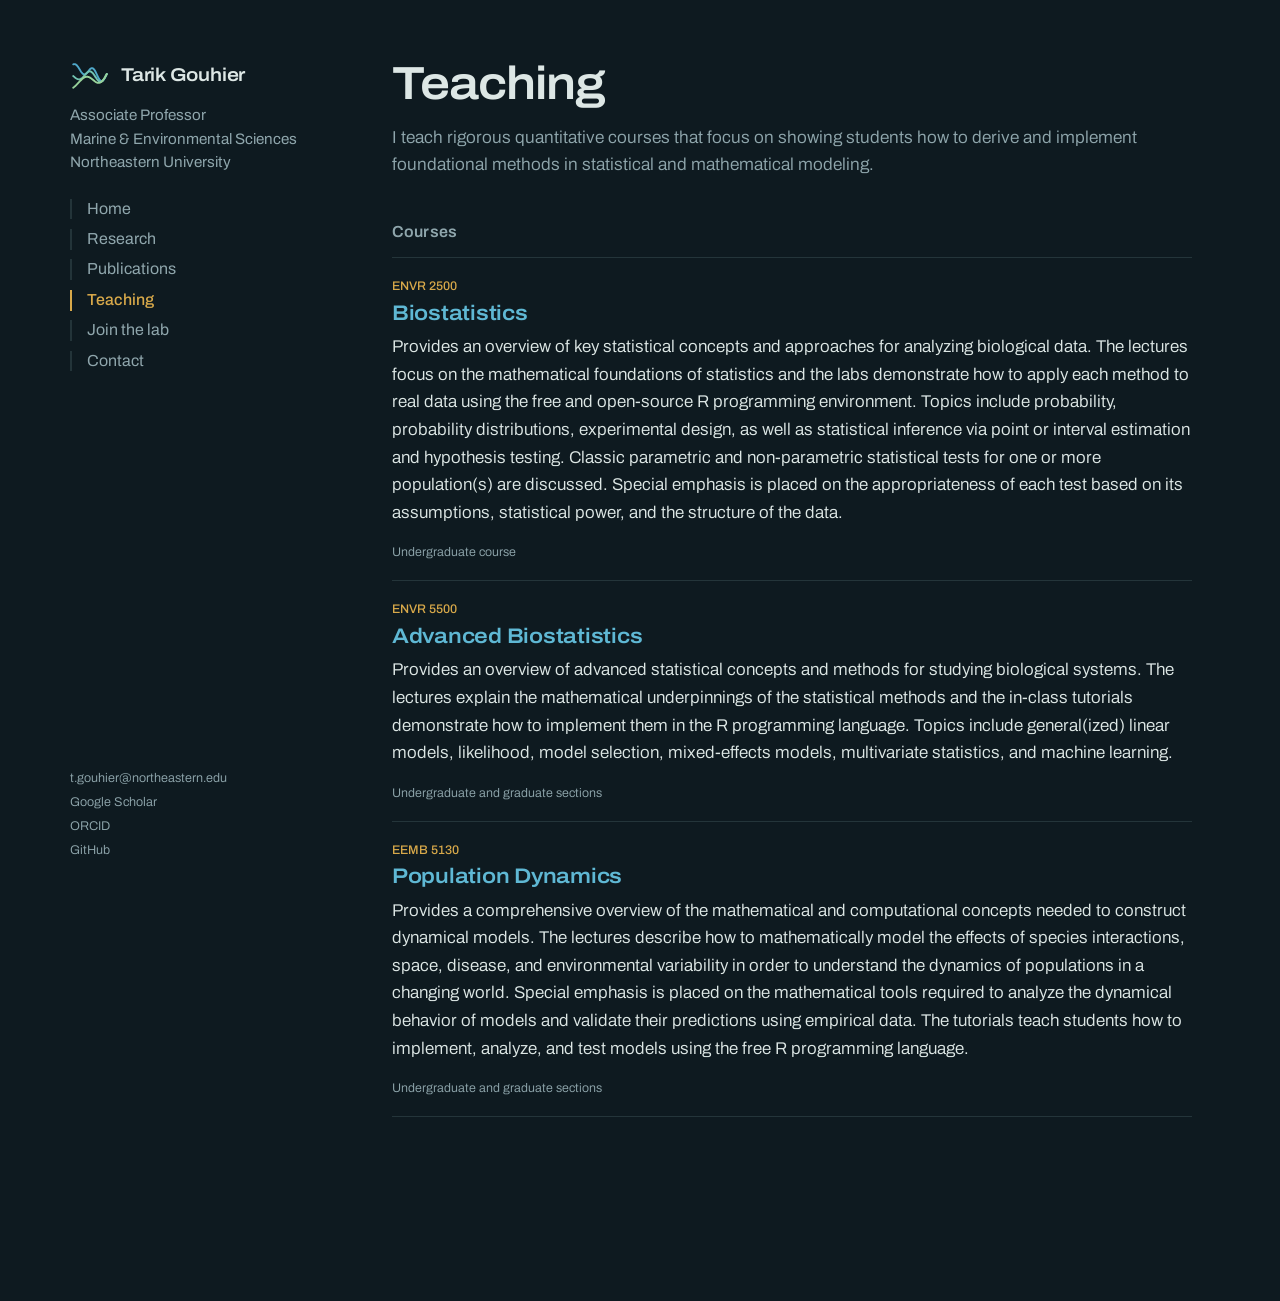
<file: teaching.html>
<!DOCTYPE html>
<html lang="en">
<head>
<meta charset="utf-8">
<meta name="viewport" content="width=device-width, initial-scale=1">
<title>Teaching — Tarik Gouhier</title>
<meta name="description" content="Courses in biostatistics and mathematical modeling at Northeastern University.">
<link rel="preconnect" href="https://fonts.googleapis.com">
<link rel="preconnect" href="https://fonts.gstatic.com" crossorigin>
<link href="https://fonts.googleapis.com/css2?family=Archivo:ital,wdth,wght@0,100..125,300..700;1,100..125,400..600&display=swap" rel="stylesheet">
<link rel="icon" href="logo.svg" type="image/svg+xml">
<link rel="stylesheet" href="styles.css">
</head>
<body>
<div class="shell">

  <header class="rail">
    <a class="brand" href="index.html" aria-label="Tarik Gouhier — home">
      <svg class="logomark" viewBox="0 0 44 44" aria-hidden="true" focusable="false">
        <path d="M3.50 9.17 L4.01 9.03 L4.53 8.96 L5.04 8.97 L5.56 9.07 L6.07 9.27 L6.58 9.56 L7.10 9.96 L7.61 10.44 L8.12 11.02 L8.64 11.68 L9.15 12.41 L9.67 13.19 L10.18 14.00 L10.69 14.84 L11.21 15.68 L11.72 16.50 L12.24 17.28 L12.75 18.00 L13.26 18.65 L13.78 19.20 L14.29 19.65 L14.81 19.98 L15.32 20.18 L15.83 20.26 L16.35 20.21 L16.86 20.04 L17.38 19.75 L17.89 19.35 L18.40 18.86 L18.92 18.29 L19.43 17.67 L19.94 17.02 L20.46 16.36 L20.97 15.71 L21.49 15.10 L22.00 14.55 L22.51 14.08 L23.03 13.72 L23.54 13.47 L24.06 13.35 L24.57 13.38 L25.08 13.56 L25.60 13.88 L26.11 14.36 L26.62 14.97 L27.14 15.71 L27.65 16.57 L28.17 17.53 L28.68 18.55 L29.19 19.63 L29.71 20.74 L30.22 21.84 L30.74 22.92 L31.25 23.94 L31.76 24.88 L32.28 25.71 L32.79 26.42 L33.31 26.99 L33.82 27.40 L34.33 27.65 L34.85 27.72 L35.36 27.61 L35.88 27.34 L36.39 26.91 L36.90 26.33 L37.42 25.61 L37.93 24.78 L38.44 23.86 L38.96 22.87 L39.47 21.84 L39.99 20.80 L40.50 19.78" stroke="#4FA8C9"/>
        <path d="M3.50 22.00 L4.01 22.41 L4.53 22.83 L5.04 23.25 L5.56 23.67 L6.07 24.06 L6.58 24.43 L7.10 24.77 L7.61 25.06 L8.12 25.31 L8.64 25.50 L9.15 25.63 L9.67 25.69 L10.18 25.69 L10.69 25.62 L11.21 25.48 L11.72 25.26 L12.24 24.98 L12.75 24.63 L13.26 24.22 L13.78 23.76 L14.29 23.25 L14.81 22.71 L15.32 22.13 L15.83 21.54 L16.35 20.94 L16.86 20.34 L17.38 19.76 L17.89 19.21 L18.40 18.70 L18.92 18.23 L19.43 17.83 L19.94 17.49 L20.46 17.23 L20.97 17.05 L21.49 16.96 L22.00 16.96 L22.51 17.06 L23.03 17.25 L23.54 17.54 L24.06 17.91 L24.57 18.37 L25.08 18.91 L25.60 19.52 L26.11 20.19 L26.62 20.90 L27.14 21.65 L27.65 22.43 L28.17 23.21 L28.68 23.98 L29.19 24.73 L29.71 25.45 L30.22 26.11 L30.74 26.72 L31.25 27.24 L31.76 27.68 L32.28 28.02 L32.79 28.26 L33.31 28.38 L33.82 28.39 L34.33 28.28 L34.85 28.05 L35.36 27.70 L35.88 27.24 L36.39 26.68 L36.90 26.02 L37.42 25.27 L37.93 24.45 L38.44 23.57 L38.96 22.64 L39.47 21.69 L39.99 20.73 L40.50 19.78" stroke="#72C3B0"/>
        <path d="M3.50 34.83 L4.01 34.48 L4.53 34.09 L5.04 33.68 L5.56 33.24 L6.07 32.78 L6.58 32.30 L7.10 31.79 L7.61 31.27 L8.12 30.74 L8.64 30.19 L9.15 29.64 L9.67 29.08 L10.18 28.52 L10.69 27.97 L11.21 27.42 L11.72 26.89 L12.24 26.38 L12.75 25.88 L13.26 25.41 L13.78 24.97 L14.29 24.56 L14.81 24.19 L15.32 23.86 L15.83 23.57 L16.35 23.32 L16.86 23.12 L17.38 22.97 L17.89 22.87 L18.40 22.82 L18.92 22.82 L19.43 22.88 L19.94 22.98 L20.46 23.12 L20.97 23.32 L21.49 23.56 L22.00 23.83 L22.51 24.15 L23.03 24.49 L23.54 24.86 L24.06 25.25 L24.57 25.66 L25.08 26.08 L25.60 26.51 L26.11 26.93 L26.62 27.34 L27.14 27.74 L27.65 28.12 L28.17 28.46 L28.68 28.77 L29.19 29.05 L29.71 29.27 L30.22 29.44 L30.74 29.56 L31.25 29.61 L31.76 29.60 L32.28 29.52 L32.79 29.37 L33.31 29.15 L33.82 28.85 L34.33 28.48 L34.85 28.04 L35.36 27.54 L35.88 26.96 L36.39 26.32 L36.90 25.63 L37.42 24.89 L37.93 24.10 L38.44 23.27 L38.96 22.42 L39.47 21.54 L39.99 20.66 L40.50 19.78" stroke="#98D29A"/>
      </svg>
      <span class="brandname">Tarik Gouhier</span>
    </a>
    <p class="role">Associate Professor<br>Marine &amp; Environmental Sciences<br>Northeastern University</p>
    <nav class="railnav" aria-label="Sections">
      <a href="index.html">Home</a>
      <a href="research.html">Research</a>
      <a href="publications.html">Publications</a>
      <a href="teaching.html" aria-current="page">Teaching</a>
      <a href="join.html">Join the lab</a>
      <a href="contact.html">Contact</a>
    </nav>
    <div class="railfoot">
      <a href="mailto:t.gouhier@northeastern.edu">t.gouhier@northeastern.edu</a>
      <a href="https://scholar.google.com/citations?user=Rg4O5YQAAAAJ">Google Scholar</a>
      <a href="https://orcid.org/0000-0002-9537-7358">ORCID</a>
      <a href="https://github.com/tgouhier">GitHub</a>
    </div>
  </header>

  <main>
    <h1 class="pagetitle">Teaching</h1>
    <p class="standfirst">I teach rigorous quantitative courses that focus on showing students how to derive and implement foundational methods in statistical and mathematical modeling.</p>

    <section class="block">
      <h2 class="blockhead">Courses</h2>
      <div class="course">
        <span class="code">ENVR 2500</span>
        <a id="bio"></a><h3>Biostatistics</h3>
        <p>Provides an overview of key statistical concepts and approaches for analyzing biological data. The
        lectures focus on the mathematical foundations of statistics and the labs demonstrate how to apply each method
        to real data using the free and open-source R programming environment. Topics include probability, probability
        distributions, experimental design, as well as statistical inference via point or interval estimation and hypothesis
        testing. Classic parametric and non-parametric statistical tests for one or more population(s) are discussed.
        Special emphasis is placed on the appropriateness of each test based on its assumptions, statistical power, and the
        structure of the data.</p>
        <span class="term">Undergraduate course</span>
      </div>

      <div class="course">
        <span class="code">ENVR 5500</span>
        <a id="adv"></a><h3>Advanced Biostatistics</h3>
        <p>Provides an overview of advanced statistical concepts and methods for studying biological systems. The
        lectures explain the mathematical underpinnings of the statistical methods and the in-class tutorials 
        demonstrate how to implement them in the R programming language. Topics include general(ized) linear models,
        likelihood, model selection, mixed-effects models, multivariate statistics, and machine learning.</p>
        <span class="term">Undergraduate and graduate sections</span>
      </div>
  
      <div class="course">
        <span class="code">EEMB 5130</span>
        <a id="pop"></a><h3>Population Dynamics</h3>
        <p>Provides a comprehensive overview of the mathematical and computational concepts
        needed to construct dynamical models. The lectures describe how to mathematically model the effects of
        species interactions, space, disease, and environmental variability in order to understand the dynamics of populations
        in a changing world. Special emphasis is placed on the mathematical tools required to analyze the dynamical
        behavior of models and validate their predictions using empirical data. The tutorials teach students how to
        implement, analyze, and test models using the free R programming language.</p>
        <span class="term">Undergraduate and graduate sections</span>
      </div>
    </section>

  </main>
</div>
</body>
</html>
</file>
<file: styles.css>
/* =========================================================
   Tarik [Lastname] — site styles
   Deep-water dark theme. One family (Archivo), contrast by
   width and weight rather than by mixing typefaces.
   ========================================================= */

:root{
  --deep:#0E1A20;
  --surface:#152830;
  --line:rgba(150,190,195,.16);
  --line-strong:rgba(150,190,195,.30);
  --text:#DDE7E5;
  --muted:#8FA6AC;
  --tide:#5FB8D4;
  --verd:#7FCBB4;
  --brass:#D8A94A;
  --font:"Archivo","Helvetica Neue",Arial,system-ui,sans-serif;
}

*{box-sizing:border-box}
html{-webkit-text-size-adjust:100%;scroll-behavior:smooth}

body{
  margin:0;
  background:var(--deep);
  color:var(--text);
  font-family:var(--font);
  font-size:17px;
  line-height:1.62;
  font-weight:350;
  font-stretch:100%;
  -webkit-font-smoothing:antialiased;
}

::selection{background:rgba(95,184,212,.28)}

a{color:var(--tide);text-decoration:none;border-bottom:1px solid rgba(95,184,212,.32)}
a:hover{border-bottom-color:var(--tide)}
a:focus-visible,button:focus-visible,input:focus-visible{
  outline:2px solid var(--brass);outline-offset:3px;border-radius:2px;
}

h1,h2,h3{
  font-weight:600;
  font-stretch:112%;
  letter-spacing:-.012em;
  line-height:1.14;
  margin:0;
}

p{margin:0 0 1rem}
p:last-child{margin-bottom:0}

/* ---------- shell + rail ---------- */
.shell{max-width:1220px;margin:0 auto;padding:0 22px}
@media (min-width:960px){
  .shell{display:grid;grid-template-columns:246px minmax(0,1fr);gap:76px;padding:0 40px}
}

.rail{padding:26px 0 6px;border-bottom:1px solid var(--line)}
@media (min-width:960px){
  .rail{position:sticky;top:0;height:100vh;padding:56px 0 38px;border-bottom:0;display:flex;flex-direction:column}
}

.brand{display:flex;align-items:center;gap:11px;border:0;margin-bottom:.5rem;width:max-content}
.logomark{flex:0 0 auto;width:40px;height:40px;overflow:visible}
.logomark path{fill:none;stroke-width:2.1;stroke-linecap:round;stroke-linejoin:round}
.brandname{
  font-size:1.16rem;font-weight:600;font-stretch:112%;
  letter-spacing:-.012em;line-height:1.15;color:var(--text);
}
.brand:hover .brandname{color:var(--tide)}

.role{font-size:.95rem;color:var(--muted);line-height:1.55;margin:0 0 1.5rem;font-weight:400}

.railnav{font-size:1rem;display:flex;flex-wrap:wrap;gap:.5rem 1.15rem;margin-bottom:1.2rem}
.railnav a{border:0;color:var(--muted);font-weight:400}
.railnav a:hover{color:var(--text)}
.railnav a[aria-current="page"]{color:var(--brass);font-weight:500}
@media (min-width:960px){
  .railnav{flex-direction:column;gap:.6rem;margin-bottom:auto}
  .railnav a{padding-left:15px;border-left:2px solid var(--line);line-height:1.3}
  .railnav a:hover{border-left-color:var(--line-strong)}
  .railnav a[aria-current="page"]{border-left-color:var(--brass)}
}

.railfoot{font-size:.79rem;color:var(--muted);line-height:1.9;padding-top:1rem}
.railfoot a{border:0;display:block;color:var(--muted);width:max-content}
.railfoot a:hover{color:var(--tide)}

/* ---------- page body ---------- */
main{padding:38px 0 110px}
@media (min-width:960px){main{padding:60px 0 130px}}

.measure{max-width:80ch}
.pagetitle{font-size:clamp(2rem,4.4vw,2.9rem);line-height:1.05;letter-spacing:-.022em;margin-bottom:1rem}
.standfirst{font-size:1.08rem;line-height:1.55;color:var(--muted);max-width:80ch;margin-bottom:2.8rem;font-weight:350}

.block{padding:42px 0;border-top:1px solid var(--line)}
.block:first-of-type{border-top:0;padding-top:0}
@media (min-width:960px){.block{padding:54px 0}}
.blockhead{font-size:1rem;font-weight:600;font-stretch:100%;letter-spacing:.01em;color:var(--muted);margin:0 0 1rem}

/* ---------- home hero ---------- */
.hero h1{
  font-size:clamp(1.5rem,5.5vw,3.6rem);line-height:1;
  letter-spacing:-.026em;margin-bottom:1.1rem;max-width:25ch;font-weight:350;
}
.lede{font-size:clamp(1.05rem,1.9vw,1.26rem);line-height:1.5;max-width:90ch;margin:0 0 2.3rem;color:var(--text);font-weight:350}
.lede em{font-style:normal;color:var(--verd)}

/* ---------- model figure ---------- */
.model{margin:0;border:1px solid var(--line);background:var(--surface)}
.plot{display:block;width:100%;height:auto}
.plot .trace{fill:none;stroke-width:1.5;stroke-linejoin:round;stroke-linecap:round}
.plot .base{stroke:rgba(150,190,195,.14);stroke-width:1;stroke-dasharray:2 5}

.readout{
  display:flex;align-items:baseline;gap:.65rem;flex-wrap:wrap;
  padding:15px 18px;border-bottom:1px solid var(--line);
  font-size:.83rem;color:var(--muted);
}
.readout .val{
  font-size:1.95rem;line-height:1;color:var(--text);font-weight:600;font-stretch:112%;
  font-variant-numeric:tabular-nums;min-width:3.2ch;letter-spacing:-.02em;
}
.meter{flex:1 1 110px;height:3px;background:rgba(150,190,195,.18);position:relative;min-width:90px;top:-3px}
.meter i{position:absolute;inset:0 auto 0 0;background:var(--brass);width:0;transition:width .18s ease}

.controls{display:grid;gap:20px;padding:20px 18px;border-top:1px solid var(--line)}
@media (min-width:620px){.controls{grid-template-columns:1fr 1fr;gap:30px}}
.ctrl label{display:block;font-size:.85rem;font-weight:500;margin-bottom:.1rem;color:var(--text)}
.ctrl .hint{font-size:.77rem;color:var(--muted);display:block;margin-bottom:.6rem;line-height:1.4}
input[type=range]{width:100%;accent-color:var(--tide);cursor:pointer;background:transparent}

figcaption{margin-top:14px;font-size:.9rem;line-height:1.55;color:var(--muted);max-width:85ch}

/* ---------- home: current work ---------- */
.now{list-style:none;margin:0;padding:0;max-width:70ch}
.now li{padding:13px 0;border-bottom:1px solid var(--line);display:grid;gap:.2rem 1.1rem;font-size:.94rem}
.now li:first-child{border-top:1px solid var(--line)}
@media (min-width:620px){.now li{grid-template-columns:6.5rem minmax(0,1fr);align-items:baseline}}
.now .when{font-size:.79rem;color:var(--brass);font-weight:500}

/* ---------- research ---------- */
.topic{margin-bottom:2.6rem;max-width:80ch}
.topic:last-child{margin-bottom:0}
.topic h3{font-size:1.32rem;margin-bottom:.55rem;color: var(--tide)}
.topic .tag{font-size:.78rem;color:var(--muted);display:block;margin-top:.7rem;line-height:1.5}

.qlist{list-style:none;margin:0;padding:0;max-width:60ch}
.qlist li{padding-left:1.4rem;position:relative;margin-bottom:.7rem;font-size:.97rem}
.qlist li::before{content:"";position:absolute;left:0;top:.75em;width:8px;height:1px;background:var(--verd)}

/* ---------- publications ---------- */
.pubs{list-style:none;margin:0;padding:0;max-width:80}
.pub{padding:15px 0;border-bottom:1px solid var(--line);font-size:.94rem;line-height:1.5}
.pub:first-child{border-top:1px solid var(--line)}
@media (min-width:620px){
  .pub{display:grid;grid-template-columns:4.6rem minmax(0,1fr);gap:1rem;align-items:baseline}
}
.yr{font-size:.83rem;color:var(--muted);font-variant-numeric:tabular-nums}
.pub .title{display:block;margin-bottom:.2rem;font-weight:500}
.pub .title a{color:var(--text);border-bottom:1px solid transparent}
.pub .title a:hover{color:var(--tide);border-bottom-color:rgba(95,184,212,.45)}
.pub .src{color:var(--muted);font-style:italic}
.pub .authors{color:var(--muted);font-size:.9rem;display:block}
.me{color:var(--text);font-weight:600;font-style:normal}
.pub .links{font-size:.78rem;margin-top:.35rem;display:block}
.pub .links a{color:var(--verd);border-bottom-color:rgba(127,203,180,.3);margin-right:.9rem}

/* ---------- teaching ---------- */
.course{padding:18px 0;border-bottom:1px solid var(--line);max-width:80ch}
.course:first-of-type{border-top:1px solid var(--line)}
/*.course h3{font-size:1.08rem;margin-bottom:.25rem} */
.course h3 {font-size: 1.32rem;margin-bottom: .55rem;color: var(--tide)}
/* .course p{margin:0;font-size:.93rem;color:var(--muted)} */
.course .code{font-size:.78rem;color:var(--brass);display:block;margin-bottom:.25rem;font-weight:500}
.course .term{font-size:.78rem;color:var(--muted);display:block;margin-top:.4rem}

/* ---------- generic panel ---------- */
.panel{background:var(--surface);border:1px solid var(--line);padding:24px;max-width:80ch}
.panel h3{font-size:.84rem;font-weight:600;font-stretch:100%;color:var(--brass);margin-bottom:.7rem}

/* ---------- contact ---------- */
.cgrid{display:grid;gap:1.8rem;max-width:60ch}
@media (min-width:620px){.cgrid{grid-template-columns:1fr 1fr}}
.cgrid h3{font-size:1rem;font-weight:600;font-stretch:100%;color:var(--muted);margin-bottom:.35rem}
.cgrid p{margin:0;font-size:.94rem;line-height:1.6}

.colophon{font-size:.78rem;color:var(--muted);padding-top:44px;line-height:1.7;max-width:58ch}
.colophon a{color:var(--muted)}

@media (prefers-reduced-motion:reduce){
  html{scroll-behavior:auto}
  *{animation:none!important;transition:none!important}
}
</file>
